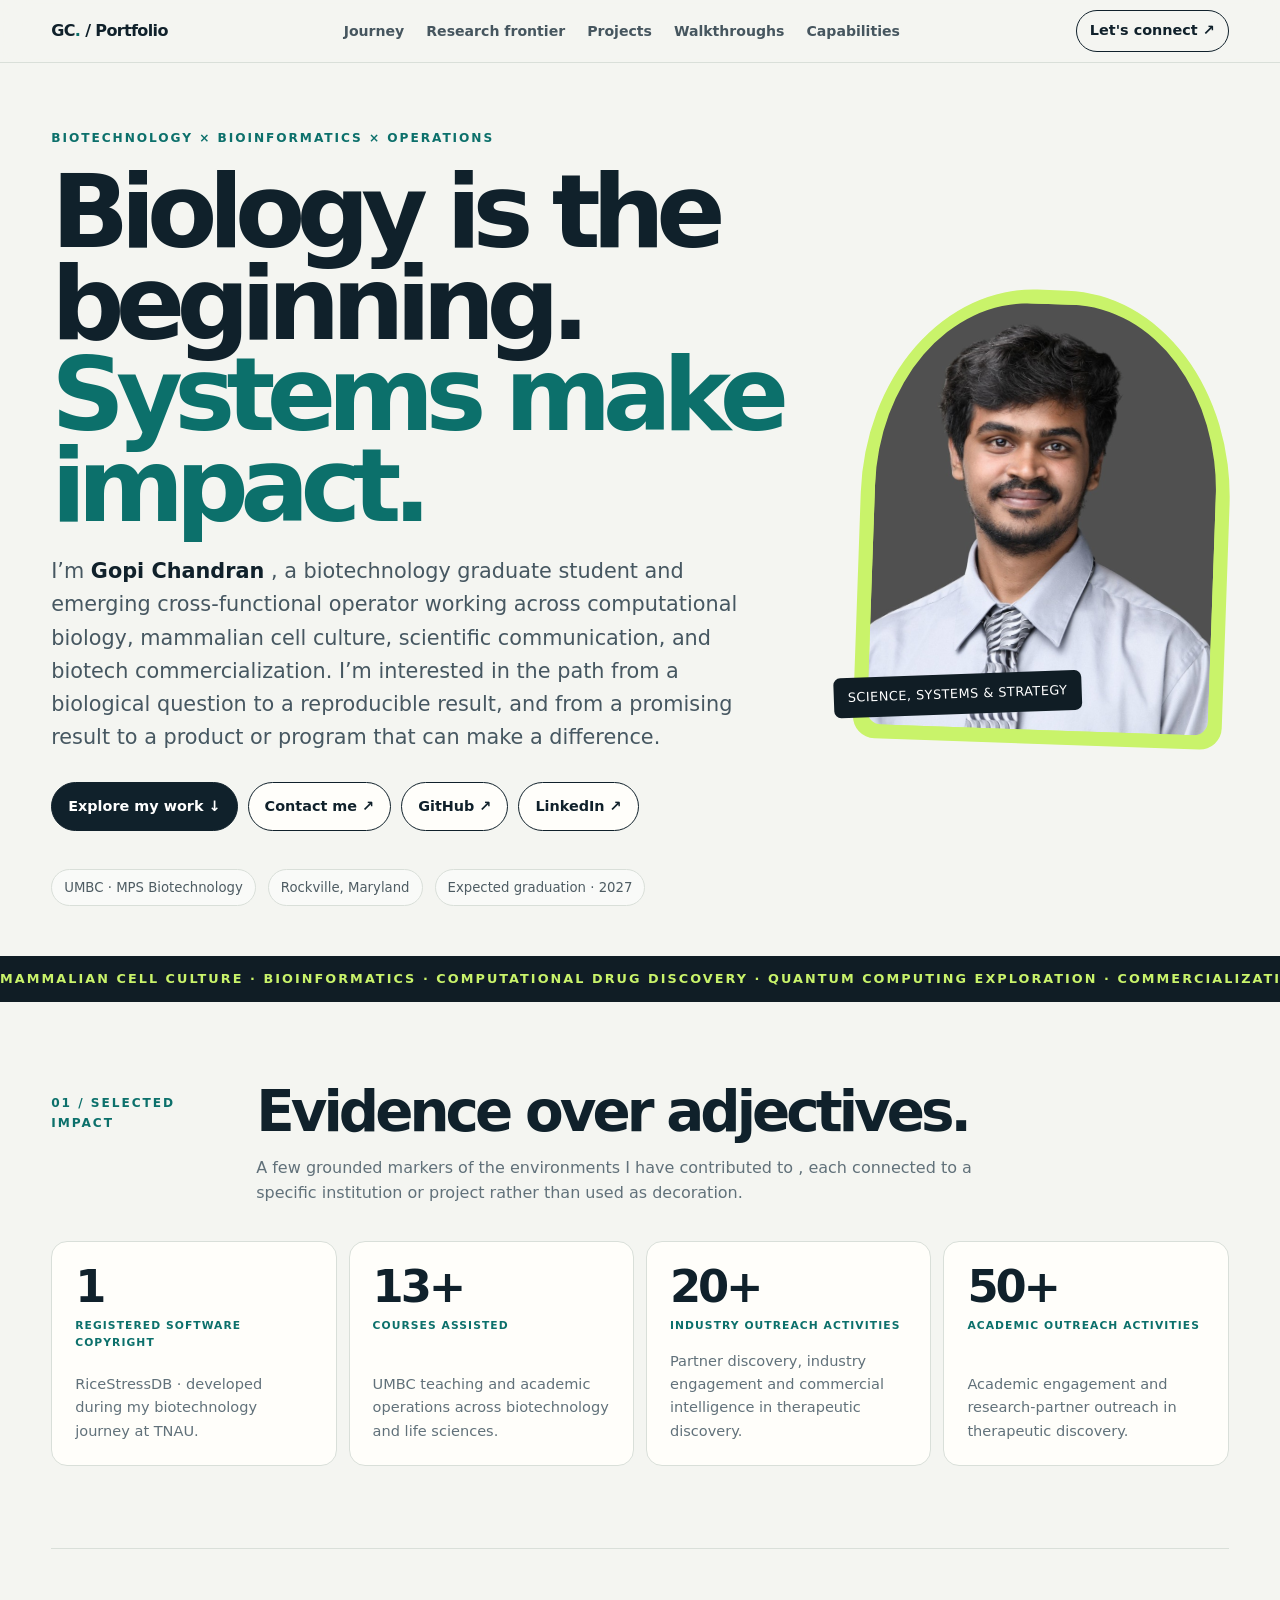
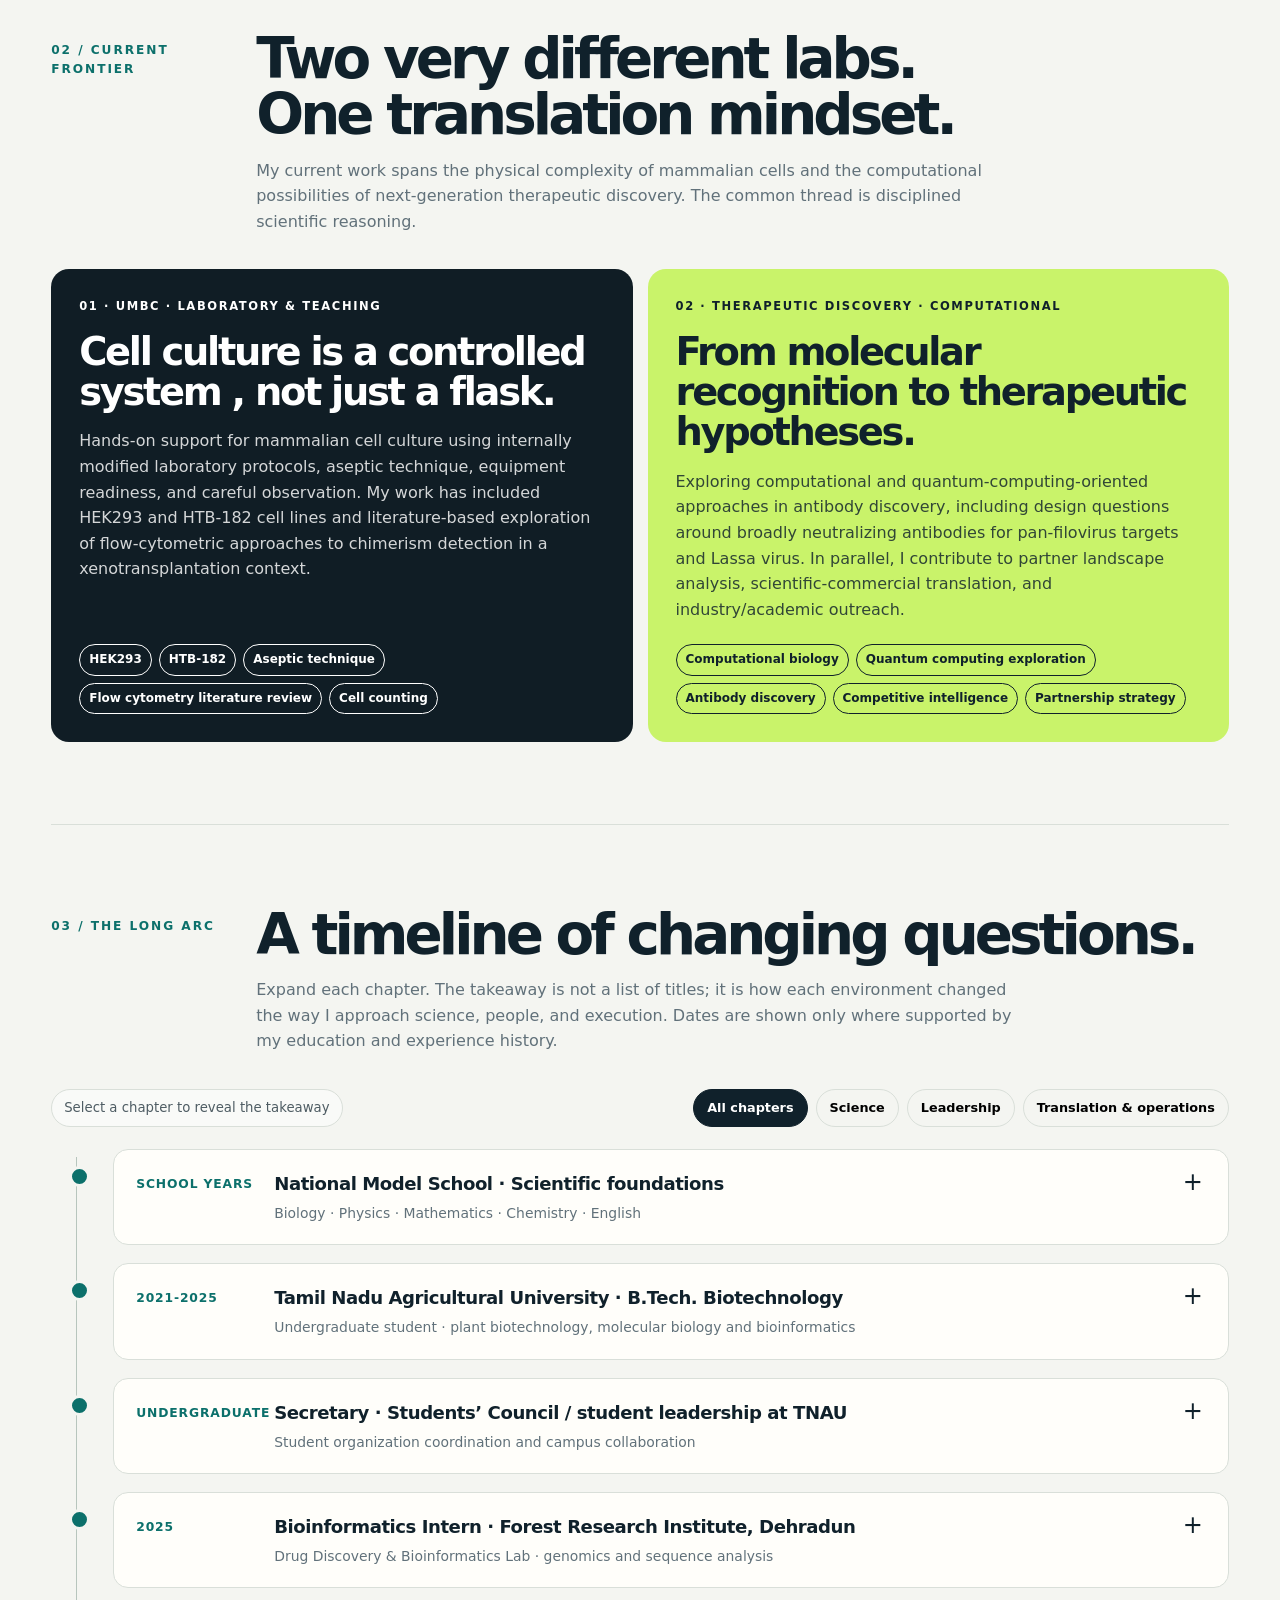
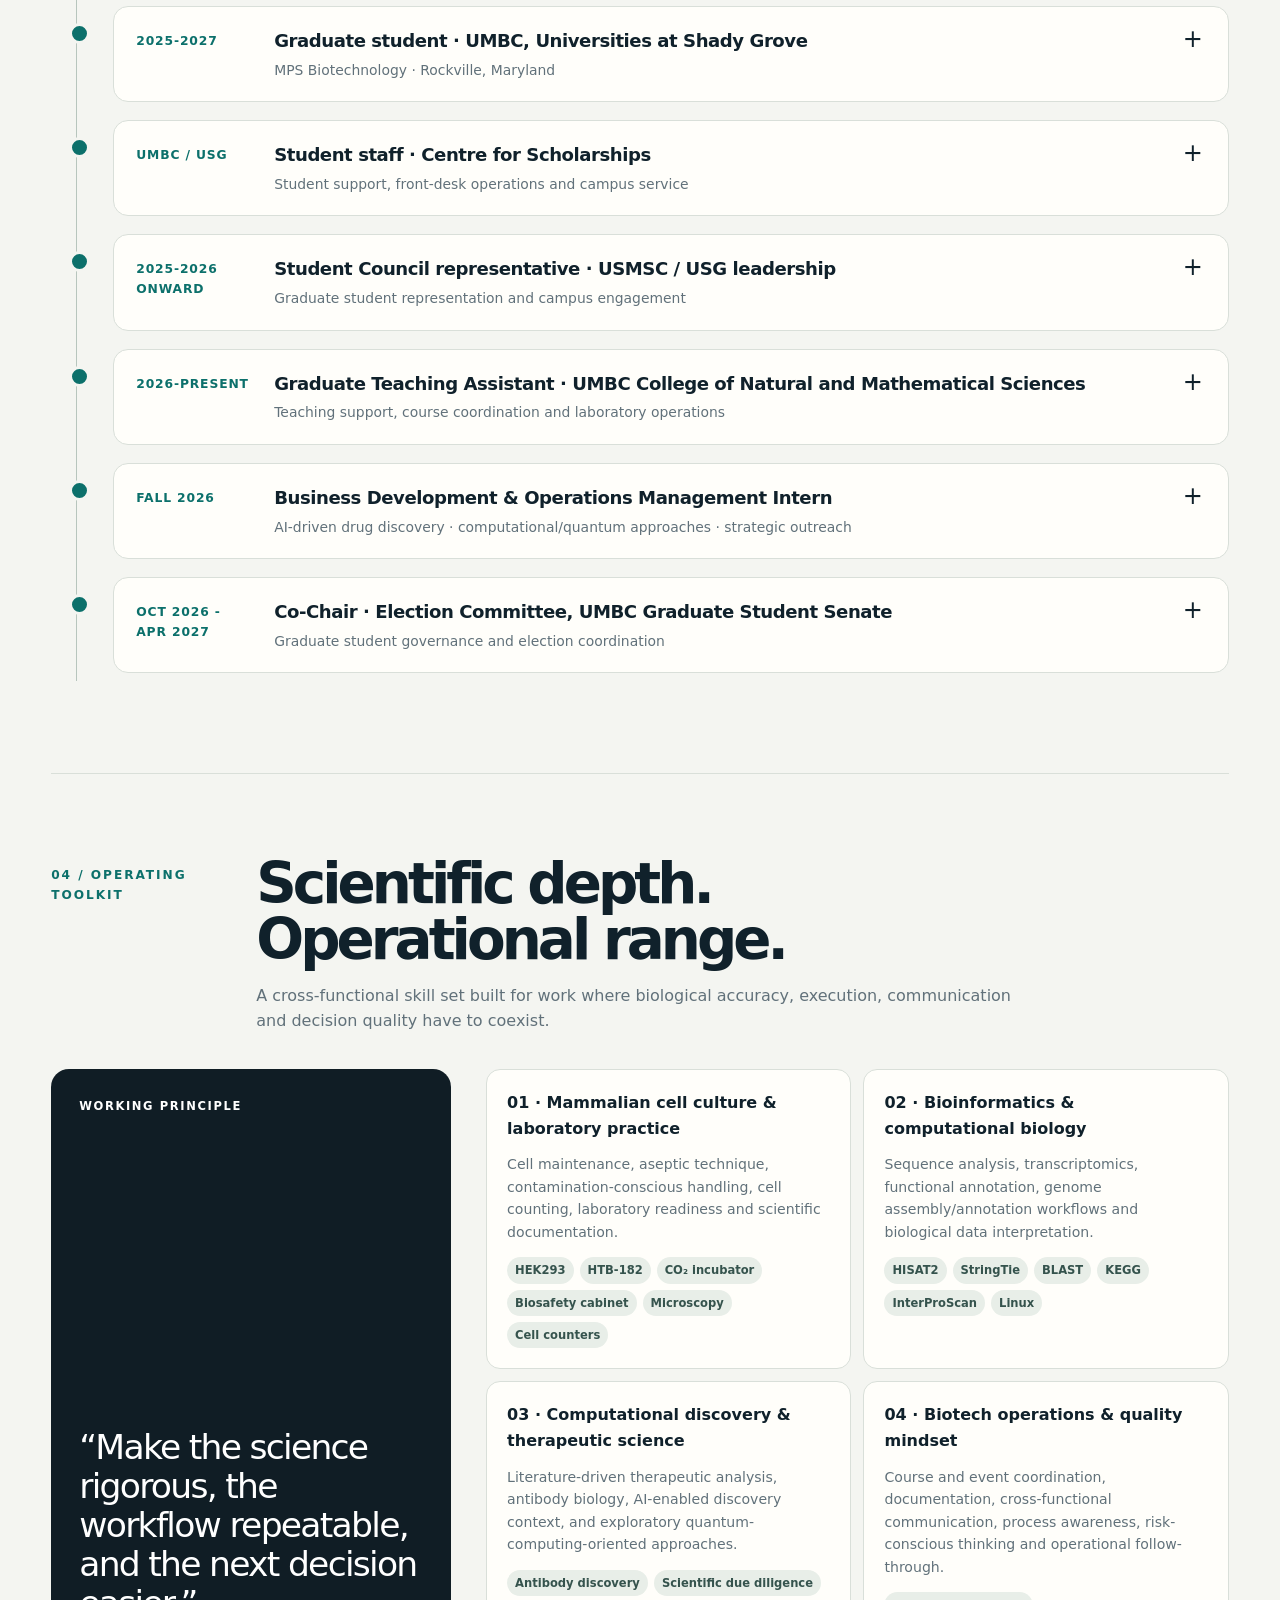
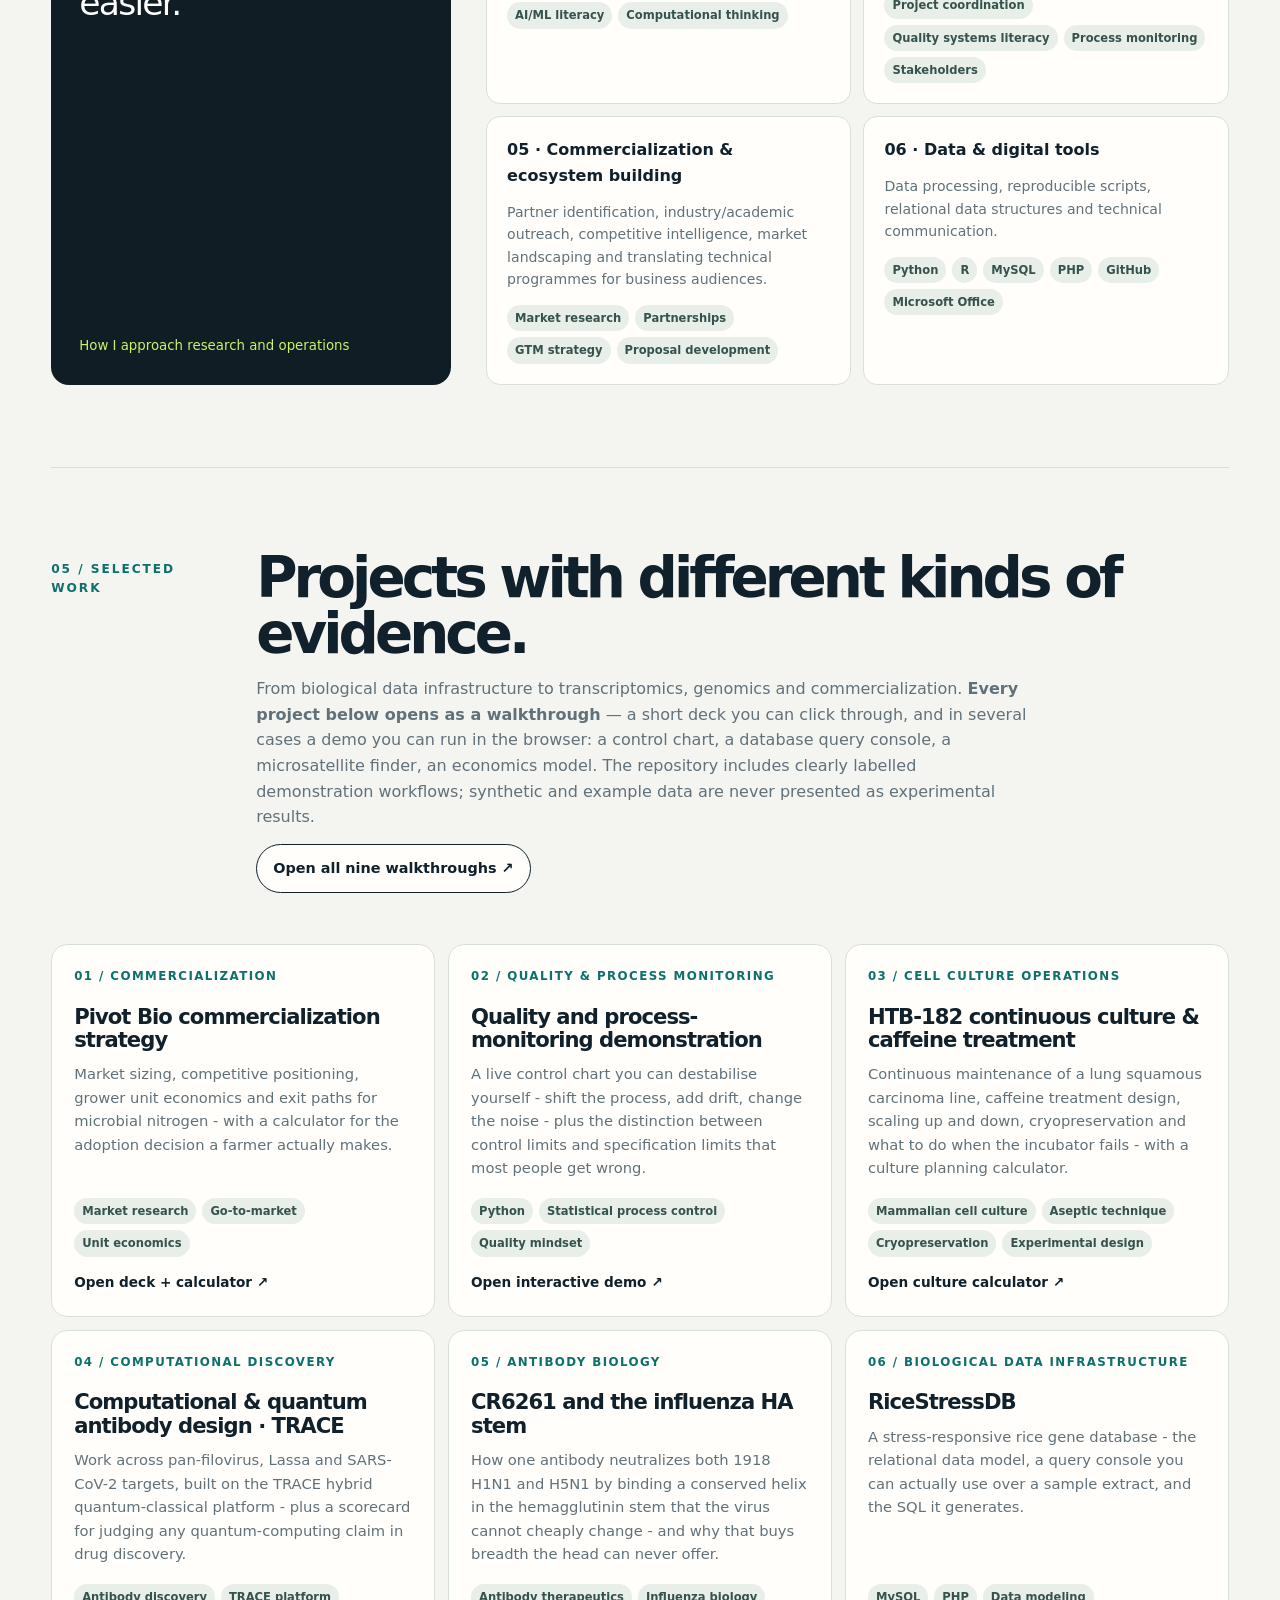
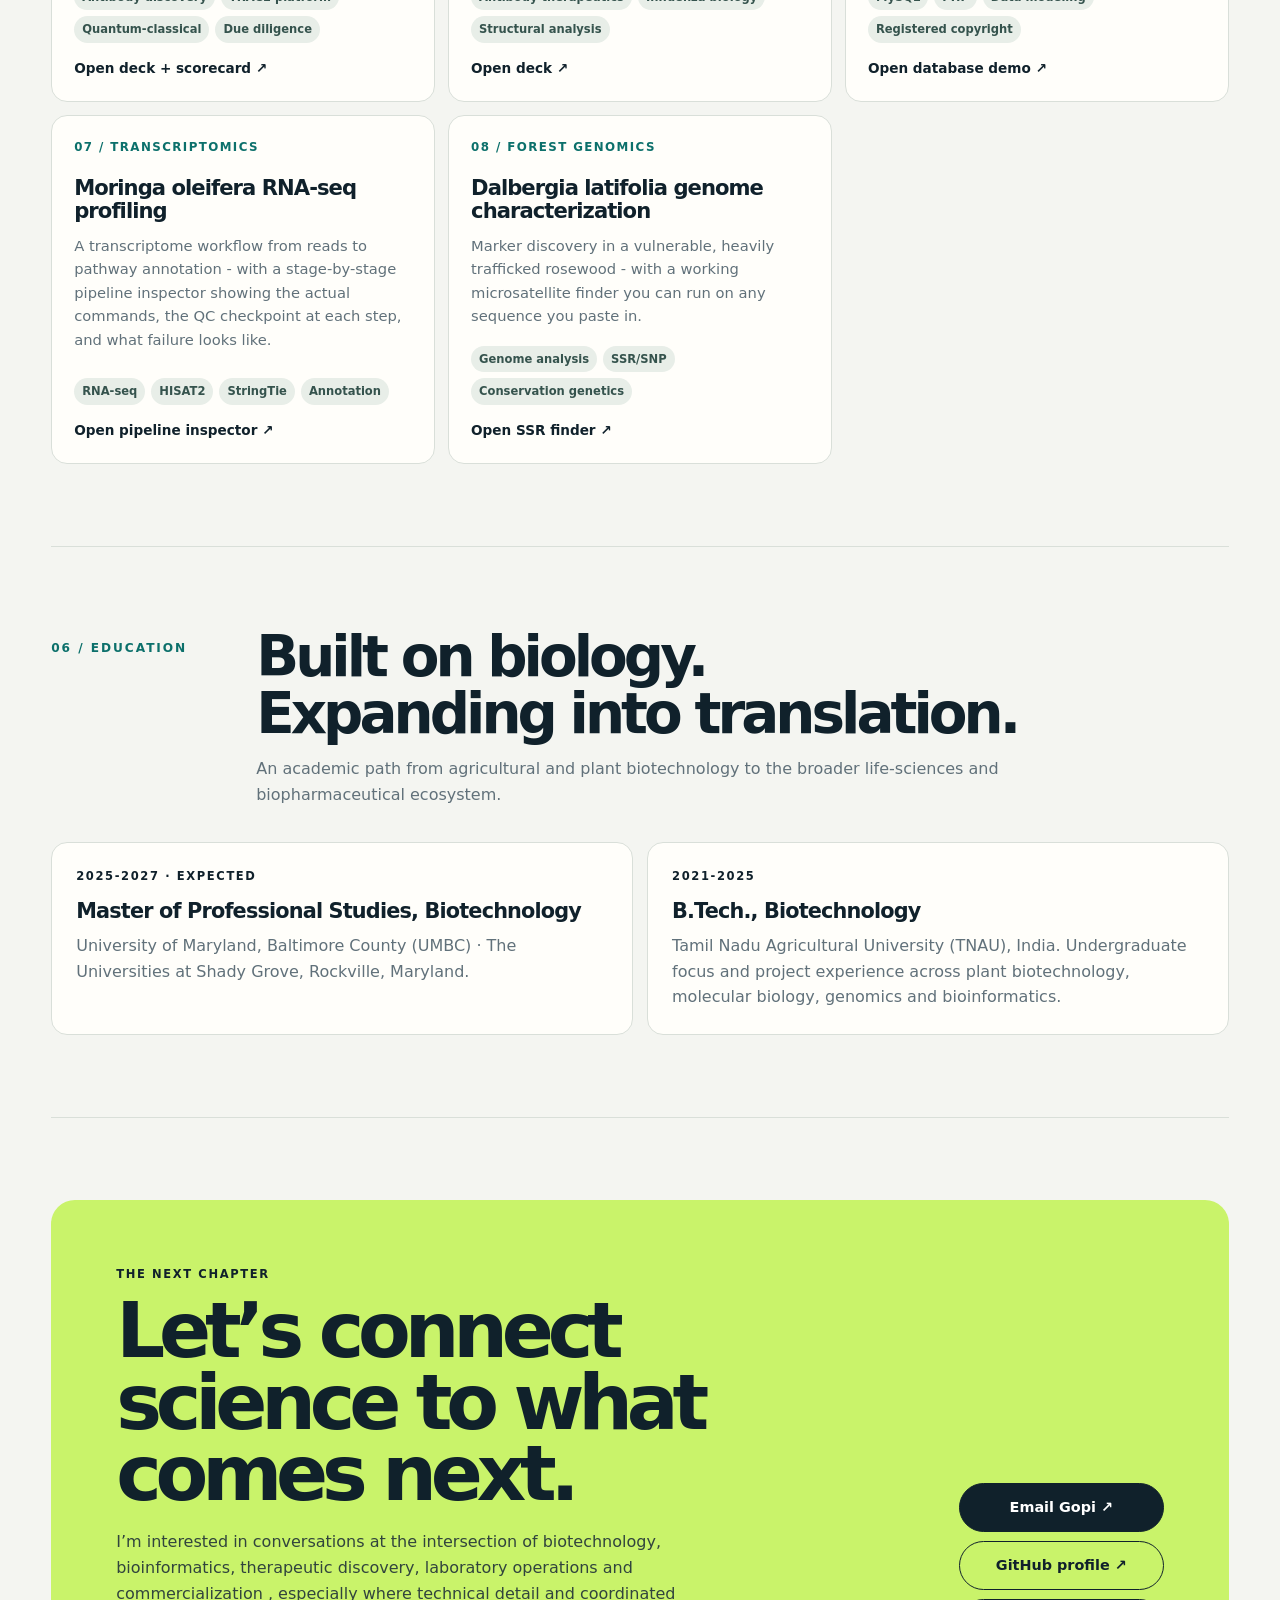
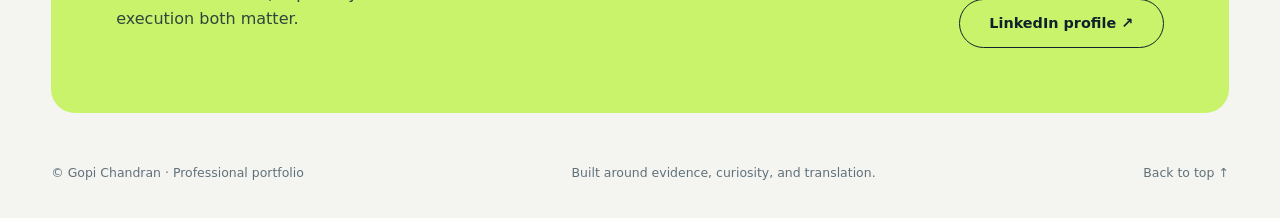
<file: index.html>
<!doctype html>
<html lang="en">
<head>
<meta charset="utf-8"><meta name="viewport" content="width=device-width, initial-scale=1">
<meta name="description" content="Gopi Chandran ,  biotechnology, computational biology, laboratory operations and biotech commercialization portfolio.">
<title>Gopi Chandran ,  Biology to Systems to Impact</title>
<style>
:root{--ink:#10212b;--muted:#61717a;--paper:#f4f5f1;--white:#fffefa;--line:#d9dfd9;--green:#c9f36a;--blue:#b7d8ff;--orange:#ff8e61;--dark:#101d25;--teal:#0c706b;--shadow:0 18px 55px #10212b12}*{box-sizing:border-box}html{scroll-behavior:smooth;scroll-padding-top:90px}body{margin:0;background:var(--paper);color:var(--ink);font:16px/1.6 Inter,ui-sans-serif,system-ui,-apple-system,"Segoe UI",sans-serif}a{color:inherit;text-decoration:none}a:hover{text-decoration:underline;text-underline-offset:4px}.wrap{width:min(1180px,92%);margin:auto}.topbar{position:sticky;top:0;z-index:20;background:#f4f5f1eF;backdrop-filter:blur(14px);border-bottom:1px solid var(--line)}.topinner{display:flex;justify-content:space-between;align-items:center;gap:20px;min-height:62px}.wordmark{font-weight:850;letter-spacing:-.04em}.wordmark span{color:var(--teal)}nav{display:flex;gap:22px;flex-wrap:wrap;font-size:.88rem;font-weight:650;color:#46565f}.hero{padding:66px 0 50px}.hero-grid{display:grid;grid-template-columns:minmax(0,1.35fr) minmax(260px,.65fr);gap:42px;align-items:center}.kicker,.section-index{font-size:.76rem;text-transform:uppercase;letter-spacing:.16em;font-weight:800;color:var(--teal)}h1{font-size:clamp(3.2rem,8vw,7.4rem);line-height:.89;letter-spacing:-.085em;margin:18px 0 24px;max-width:820px}h1 em{font-style:normal;color:var(--teal)}.hero-copy{max-width:730px;font-size:clamp(1.05rem,1.8vw,1.3rem);color:#465761}.hero-copy strong{color:var(--ink)}.hero-actions{display:flex;gap:10px;flex-wrap:wrap;margin:27px 0 0}.button{display:inline-flex;align-items:center;gap:9px;padding:12px 16px;border:1px solid var(--ink);border-radius:999px;font-weight:750;font-size:.9rem;transition:transform .2s,background .2s}.button:hover{transform:translateY(-2px);text-decoration:none}.button.primary{background:var(--ink);color:white}.button.light{background:var(--white)}.portrait-card{position:relative;padding:14px;background:var(--green);border-radius:46% 46% 22px 22px;transform:rotate(2deg);box--shadow:var(--shadow)}.portrait{display:block;width:100%;aspect-ratio:4/5;object-fit:cover;object-position:center 25%;border-radius:44% 44% 14px 14px;filter:saturate(.92)}.portrait-label{position:absolute;bottom:27px;left:-20px;background:var(--dark);color:white;padding:10px 14px;border-radius:7px;font-size:.8rem;letter-spacing:.04em;transform:rotate(-4deg)}.hero-foot{display:flex;gap:12px;flex-wrap:wrap;margin-top:38px}.pill{border:1px solid var(--line);padding:7px 12px;border-radius:999px;color:#4e5c63;font-size:.83rem;background:#ffffff80}.marquee{overflow:hidden;background:var(--dark);color:var(--green);padding:13px 0;white-space:nowrap;font-size:.8rem;text-transform:uppercase;letter-spacing:.16em;font-weight:800}.marquee span{display:inline-block;animation:drift 30s linear infinite}@keyframes drift{to{transform:translateX(-25%)}}section{padding:82px 0;border-bottom:1px solid var(--line)}.section-head{display:grid;grid-template-columns:180px 1fr;gap:25px;margin-bottom:35px}.section-index{padding-top:10px}.section-title{font-size:clamp(2rem,4.4vw,4.1rem);letter-spacing:-.07em;line-height:1;margin:0}.section-intro{max-width:780px;color:var(--muted);margin:14px 0 0}.stat-grid{display:grid;grid-template-columns:repeat(4,1fr);gap:12px}.stat{background:var(--white);border:1px solid var(--line);padding:23px;border-radius:16px;min-height:155px;display:flex;flex-direction:column;justify-content:space-between}.stat b{font-size:clamp(2rem,3.5vw,3.2rem);letter-spacing:-.07em;line-height:1}.stat p{margin:15px 0 0;color:var(--muted);font-size:.91rem}.stat small{display:block;color:var(--teal);font-weight:800;text-transform:uppercase;letter-spacing:.1em;font-size:.67rem;margin-top:7px}.feature{display:grid;grid-template-columns:1fr 1fr;gap:15px}.feature-card{padding:28px;border-radius:18px;min-height:300px;display:flex;flex-direction:column;justify-content:space-between;overflow:hidden}.feature-card.dark{background:var(--dark);color:white}.feature-card.lime{background:var(--green)}.feature-card.blue{background:var(--blue)}.feature-card.orange{background:var(--orange)}.feature-card h3{font-size:clamp(1.7rem,3vw,2.7rem);letter-spacing:-.06em;line-height:1.05;margin:16px 0}.feature-card p{max-width:560px;margin:0;color:inherit;opacity:.82}.mini-label{font-size:.72rem;text-transform:uppercase;letter-spacing:.14em;font-weight:850}.feature-bottom{display:flex;gap:7px;flex-wrap:wrap;margin-top:22px}.chip{border:1px solid currentColor;border-radius:99px;padding:5px 9px;font-size:.75rem;font-weight:700}.big-symbol{font-size:3.2rem;line-height:1}.timeline-tools{display:flex;justify-content:space-between;gap:15px;flex-wrap:wrap;align-items:center;margin-bottom:22px}.filterbar{display:flex;gap:8px;flex-wrap:wrap}.filter{border:1px solid var(--line);border-radius:99px;background:transparent;padding:8px 13px;font:inherit;font-size:.8rem;font-weight:750;cursor:pointer}.filter.active,.filter:hover{background:var(--ink);color:white;border-color:var(--ink)}.timeline{position:relative;margin-left:10px}.timeline:before{content:"";position:absolute;left:15px;top:8px;bottom:10px;width:1px;background:#b7c5bd}.event{position:relative;padding:0 0 18px 52px}.event:before{content:"";position:absolute;left:8px;top:17px;width:15px;height:15px;border:3px solid var(--paper);border-radius:50%;background:var(--teal);box--shadow:0 0 0 1px var(--teal)}.event[hidden]{display:none}.event details{border:1px solid var(--line);background:var(--white);border-radius:15px;overflow:hidden}.event summary{cursor:pointer;list-style:none;padding:20px 22px;display:grid;grid-template-columns:120px 1fr 26px;gap:18px;align-items:start}.event summary::-webkit-details-marker{display:none}.event summary:after{content:"+";font-size:1.5rem;line-height:1;font-weight:400;text-align:center}.event details[open] summary:after{content:"-"}.event-date{font-size:.77rem;font-weight:850;color:var(--teal);text-transform:uppercase;letter-spacing:.07em;padding-top:5px}.event h3{margin:0;font-size:1.13rem;letter-spacing:-.025em}.event .org{font-size:.87rem;color:var(--muted);margin-top:3px}.event-body{padding:0 22px 22px 160px;color:#4d5c63}.event-body p{margin:0 0 10px}.takeaway{border-left:3px solid var(--orange);padding:10px 14px;background:#fff3eb;color:var(--ink);font-size:.9rem}.projects{display:grid;grid-template-columns:repeat(3,minmax(0,1fr));gap:13px}.project{background:var(--white);border:1px solid var(--line);border-radius:16px;padding:22px;display:flex;flex-direction:column;min-height:275px;transition:transform .2s,box-shadow .2s}.project:hover{transform:translateY(-4px);box--shadow:var(--shadow)}.project .num{font-size:.74rem;color:var(--teal);font-weight:850;letter-spacing:.12em}.project h3{font-size:1.32rem;line-height:1.1;letter-spacing:-.045em;margin:19px 0 11px}.project p{color:var(--muted);font-size:.92rem;margin:0 0 18px}.project .tags{display:flex;gap:6px;flex-wrap:wrap;margin-top:auto}.tag{font-size:.72rem;padding:4px 8px;border-radius:99px;background:#e8eee8;color:#35534d;font-weight:750}.project a{font-size:.85rem;font-weight:800;margin-top:15px}.skill-layout{display:grid;grid-template-columns:.7fr 1.3fr;gap:35px}.skill-quote{background:var(--dark);color:white;border-radius:18px;padding:28px;display:flex;flex-direction:column;justify-content:space-between;min-height:340px}.skill-quote blockquote{margin:30px 0;font-size:clamp(1.5rem,2.7vw,2.3rem);line-height:1.13;letter-spacing:-.05em}.skill-quote small{color:var(--green)}.skill-groups{display:grid;grid-template-columns:1fr 1fr;gap:12px}.skill-group{padding:20px;background:var(--white);border:1px solid var(--line);border-radius:14px}.skill-group h3{margin:0 0 12px;font-size:1rem}.skill-group p{margin:0;color:var(--muted);font-size:.88rem}.skill-group .tags{display:flex;gap:6px;flex-wrap:wrap;margin-top:14px}.skill-group .tag{background:#e8eee8}.education{display:grid;grid-template-columns:1fr 1fr;gap:14px}.edu{background:var(--white);border:1px solid var(--line);border-radius:16px;padding:24px}.edu h3{margin:9px 0 5px;font-size:1.3rem;letter-spacing:-.04em}.edu p{margin:0;color:var(--muted)}.contact-panel{background:var(--green);border-radius:24px;padding:clamp(28px,6vw,65px);display:grid;grid-template-columns:1fr auto;gap:30px;align-items:end}.contact-panel h2{font-size:clamp(2.4rem,6vw,5.6rem);line-height:.93;letter-spacing:-.08em;margin:12px 0 20px;max-width:800px}.contact-panel p{max-width:640px;color:#31443d}.contact-links{display:flex;flex-direction:column;gap:9px;min-width:205px}.contact-links .button{justify-content:center}.fineprint{font-size:.78rem;color:var(--muted);padding:22px 0 35px;display:flex;justify-content:space-between;gap:15px;flex-wrap:wrap}.reveal{opacity:0;transform:translateY(16px);transition:opacity .6s,transform .6s}.reveal.visible{opacity:1;transform:none}.progress{position:fixed;top:0;left:0;height:3px;background:var(--orange);width:0;z-index:30}@media(max-width:850px){nav{display:none}.hero-grid,.skill-layout{grid-template-columns:1fr}.portrait-card{max-width:320px;grid-row:1;margin:0 auto 10px}.stat-grid{grid-template-columns:repeat(2,1fr)}.projects{grid-template-columns:repeat(2,1fr)}.section-head{grid-template-columns:1fr;gap:12px}.event summary{grid-template-columns:90px 1fr 20px;gap:12px}.event-body{padding-left:124px}.contact-panel{grid-template-columns:1fr}.contact-links{flex-direction:row;flex-wrap:wrap}.contact-links .button{flex:1}}@media(max-width:560px){.hero{padding-top:42px}.stat-grid,.feature,.projects,.skill-groups,.education{grid-template-columns:1fr}.stat{min-height:125px}.event summary{grid-template-columns:1fr 20px}.event-date{grid-column:1/-1}.event summary:after{grid-column:2;grid-row:2}.event-body{padding:0 20px 20px}.timeline{margin-left:0}.event{padding-left:39px}.event:before{left:2px}.timeline:before{left:9px}.feature-card{min-height:250px}.fineprint{display:block}}
</style>
</head>
<body>
<div class="progress" id="progress"></div>
<div class="topbar"><div class="wrap topinner"><a class="wordmark" href="#top">GC<span>.</span> / Portfolio</a><nav aria-label="Main navigation"><a href="#story">Journey</a><a href="#frontier">Research frontier</a><a href="#projects">Projects</a><a href="./projects/index.html">Walkthroughs</a><a href="#capabilities">Capabilities</a></nav><a href="https://www.linkedin.com/in/gopichandran03/" target="_blank" rel="noopener noreferrer" class="button" style="padding:8px 13px">Let's connect ↗</a></div></div>
<header class="hero" id="top"><div class="wrap hero-grid"><div><div class="kicker">Biotechnology × Bioinformatics × Operations</div><h1>Biology is the<br>beginning.<br><em>Systems make impact.</em></h1><p class="hero-copy">I’m <strong>Gopi Chandran</strong> ,  a biotechnology graduate student and emerging cross-functional operator working across computational biology, mammalian cell culture, scientific communication, and biotech commercialization. I’m interested in the path from a biological question to a reproducible result, and from a promising result to a product or program that can make a difference.</p><div class="hero-actions"><a class="button primary" href="#projects">Explore my work ↓</a><a class="button light" href="mailto:gopic2@umbc.edu">Contact me ↗</a><a class="button light" href="https://github.com/gopichandran03" target="_blank" rel="noopener">GitHub ↗</a><a class="button light" href="https://www.linkedin.com/in/gopichandran03/" target="_blank" rel="noopener">LinkedIn ↗</a></div><div class="hero-foot"><span class="pill">UMBC · MPS Biotechnology</span><span class="pill">Rockville, Maryland</span><span class="pill">Expected graduation · 2027</span></div></div><div class="portrait-card"><img class="portrait" src="./assets/gopi-chandran-professional.jpg" alt="Professional portrait of Gopi Chandran"><div class="portrait-label">SCIENCE, SYSTEMS & STRATEGY</div></div></div></header>
<div class="marquee"><span>Mammalian Cell Culture · Bioinformatics · Computational Drug Discovery · Quantum Computing Exploration · Commercialization · Project Operations · Scientific Communication · &nbsp; Mammalian Cell Culture · Bioinformatics · Computational Drug Discovery · Quantum Computing Exploration · Commercialization · Project Operations · Scientific Communication · &nbsp;</span></div>
<main class="wrap">
<section id="impact" class="reveal"><div class="section-head"><div class="section-index">01 / Selected impact</div><div><h2 class="section-title">Evidence over adjectives.</h2><p class="section-intro">A few grounded markers of the environments I have contributed to ,  each connected to a specific institution or project rather than used as decoration.</p></div></div><div class="stat-grid"><article class="stat"><div><b>1</b><small>Registered software copyright</small></div><p>RiceStressDB · developed during my biotechnology journey at TNAU.</p></article><article class="stat"><div><b>13+</b><small>Courses assisted</small></div><p>UMBC teaching and academic operations across biotechnology and life sciences.</p></article><article class="stat"><div><b>20+</b><small>Industry outreach activities</small></div><p>Partner discovery, industry engagement and commercial intelligence in therapeutic discovery.</p></article><article class="stat"><div><b>50+</b><small>Academic outreach activities</small></div><p>Academic engagement and research-partner outreach in therapeutic discovery.</p></article></div></section>
<section id="frontier" class="reveal"><div class="section-head"><div class="section-index">02 / Current frontier</div><div><h2 class="section-title">Two very different labs.<br>One translation mindset.</h2><p class="section-intro">My current work spans the physical complexity of mammalian cells and the computational possibilities of next-generation therapeutic discovery. The common thread is disciplined scientific reasoning.</p></div></div><div class="feature"><article class="feature-card dark"><div><div class="mini-label">01 · UMBC · Laboratory & teaching</div><h3>Cell culture is a controlled system ,  not just a flask.</h3><p>Hands-on support for mammalian cell culture using internally modified laboratory protocols, aseptic technique, equipment readiness, and careful observation. My work has included HEK293 and HTB-182 cell lines and literature-based exploration of flow-cytometric approaches to chimerism detection in a xenotransplantation context.</p></div><div class="feature-bottom"><span class="chip">HEK293</span><span class="chip">HTB-182</span><span class="chip">Aseptic technique</span><span class="chip">Flow cytometry literature review</span><span class="chip">Cell counting</span></div></article><article class="feature-card lime"><div><div class="mini-label">02 · Therapeutic discovery · Computational</div><h3>From molecular recognition to therapeutic hypotheses.</h3><p>Exploring computational and quantum-computing-oriented approaches in antibody discovery, including design questions around broadly neutralizing antibodies for pan-filovirus targets and Lassa virus. In parallel, I contribute to partner landscape analysis, scientific-commercial translation, and industry/academic outreach.</p></div><div class="feature-bottom"><span class="chip">Computational biology</span><span class="chip">Quantum computing exploration</span><span class="chip">Antibody discovery</span><span class="chip">Competitive intelligence</span><span class="chip">Partnership strategy</span></div></article></div></section>
<section id="story" class="reveal"><div class="section-head"><div class="section-index">03 / The long arc</div><div><h2 class="section-title">A timeline of changing questions.</h2><p class="section-intro">Expand each chapter. The takeaway is not a list of titles; it is how each environment changed the way I approach science, people, and execution. Dates are shown only where supported by my education and experience history.</p></div></div><div class="timeline-tools"><span class="pill">Select a chapter to reveal the takeaway</span><div class="filterbar" role="group" aria-label="Filter timeline"><button class="filter active" data-filter="all">All chapters</button><button class="filter" data-filter="science">Science</button><button class="filter" data-filter="leadership">Leadership</button><button class="filter" data-filter="translation">Translation & operations</button></div></div><div class="timeline">
<article class="event" data-category="science"><details><summary><div class="event-date">School years</div><div><h3>National Model School · Scientific foundations</h3><div class="org">Biology · Physics · Mathematics · Chemistry · English</div></div></summary><div class="event-body"><p>Studying life sciences alongside mathematics and physical sciences gave me an early habit of connecting systems: living processes, quantitative reasoning, and the language needed to explain both.</p><div class="takeaway"><strong>Takeaway:</strong> Biology tells me what is happening; mathematics and physics help me ask how and why.</div></div></details></article>
<article class="event" data-category="science"><details><summary><div class="event-date">2021-2025</div><div><h3>Tamil Nadu Agricultural University · B.Tech. Biotechnology</h3><div class="org">Undergraduate student · plant biotechnology, molecular biology and bioinformatics</div></div></summary><div class="event-body"><p>Built a foundation across biotechnology and agricultural research, with project work spanning stress-responsive rice genes, plant transformation, transcriptomics, comparative genomics, and biological data management.</p><div class="takeaway"><strong>Takeaway:</strong> Research becomes more useful when experimental biology and data architecture are designed to inform one another.</div></div></details></article>
<article class="event" data-category="leadership"><details><summary><div class="event-date">Undergraduate</div><div><h3>Secretary · Students’ Council / student leadership at TNAU</h3><div class="org">Student organization coordination and campus collaboration</div></div></summary><div class="event-body"><p>Worked with peers and campus stakeholders to coordinate student activities, communication, and shared responsibilities. Leadership became a practical exercise in reliability, coordination, and follow-through.</p><div class="takeaway"><strong>Takeaway:</strong> Good coordination is a system: clear ownership, timely communication, and dependable execution.</div></div></details></article>

<article class="event" data-category="science"><details><summary><div class="event-date">2025</div><div><h3>Bioinformatics Intern · Forest Research Institute, Dehradun</h3><div class="org">Drug Discovery & Bioinformatics Lab · genomics and sequence analysis</div></div></summary><div class="event-body"><p>Worked on forest genomics and sequence-analysis workflows, including de novo assembly and gene prediction for <em>Dalbergia latifolia</em>, alongside comparative genomics interests. Tools across this research journey include Linux-based workflows, sequence alignment, assembly evaluation, annotation, and marker analysis.</p><div class="takeaway"><strong>Takeaway:</strong> Large biological datasets become interpretable only when each computational step is reproducible and biologically grounded.</div></div></details></article>
<article class="event" data-category="science"><details><summary><div class="event-date">2025-2027</div><div><h3>Graduate student · UMBC, Universities at Shady Grove</h3><div class="org">MPS Biotechnology · Rockville, Maryland</div></div></summary><div class="event-body"><p>Expanded from plant-focused biotechnology into a broader biopharmaceutical setting, with exposure to biotechnology product quality, regulatory thinking, experimental design, project management, mammalian cell culture, and therapeutic development.</p><div class="takeaway"><strong>Takeaway:</strong> The same scientific rigor must travel across modalities ,  from plant genomes to cell systems to therapeutic products.</div></div></details></article>
<article class="event" data-category="leadership translation"><details><summary><div class="event-date">UMBC / USG</div><div><h3>Student staff · Centre for Scholarships</h3><div class="org">Student support, front-desk operations and campus service</div></div></summary><div class="event-body"><p>Supported scholarship-centre operations and student-facing initiatives, including snack bags, Manna markets, mobile markets, and events. This role brought service delivery, logistics, and operational consistency into my daily work.</p><div class="takeaway"><strong>Takeaway:</strong> Operations matter most when they make a real service easier to access.</div></div></details></article>
<article class="event" data-category="leadership translation"><details><summary><div class="event-date">2025-2026 onward</div><div><h3>Student Council representative · USMSC / USG leadership</h3><div class="org">Graduate student representation and campus engagement</div></div></summary><div class="event-body"><p>Contributed to student representation and communication between graduate students and university stakeholders, alongside involvement in the University System of Maryland student community. These roles sharpened my ability to surface concerns, communicate clearly, and work across institutional boundaries.</p><div class="takeaway"><strong>Takeaway:</strong> Stakeholder management starts with listening accurately before proposing a solution.</div></div></details></article>
<article class="event" data-category="science leadership"><details><summary><div class="event-date">2026-present</div><div><h3>Graduate Teaching Assistant · UMBC College of Natural and Mathematical Sciences</h3><div class="org">Teaching support, course coordination and laboratory operations</div></div></summary><div class="event-body"><p>Support teaching and course delivery across biotechnology and life-science programmes, including coordination of sessions and guest speakers. Laboratory work includes HEK293 and HTB-182 culture support using internally modified protocols, CO₂ incubators, biosafety cabinets, microscopy, manual and automated cell counters, PPE, and contamination-conscious aseptic practices. I have also supported literature review and preliminary investigation of flow-cytometry approaches for chimerism detection in a xenotransplantation project.</p><div class="takeaway"><strong>Takeaway:</strong> Teaching and lab support both depend on making complex work understandable, prepared, and repeatable.</div></div></details></article>
<article class="event" data-category="translation"><details><summary><div class="event-date">Fall 2026</div><div><h3>Business Development & Operations Management Intern</h3><div class="org">AI-driven drug discovery · computational/quantum approaches · strategic outreach</div></div></summary><div class="event-body"><p>Work at the interface of computational therapeutic discovery and business operations. Focus areas include exploring quantum-computing-oriented approaches for broadly neutralizing antibody design targeting pan-filovirus families and Lassa virus; evaluating potential industry and academic partners; conducting competitive and market landscape research; supporting scientific-commercial due diligence; and translating technical programmes into partnership, proposal, and commercialization narratives.</p><p>Outreach activity includes more than 20 industry outreach activities and 50+ academic outreach activities, alongside partner evaluation and market intelligence. Specific research claims and confidential technical details are intentionally not disclosed here.</p><div class="takeaway"><strong>Takeaway:</strong> The value of emerging technology depends not only on scientific promise, but also on partner fit, feasibility, and a credible path to impact.</div></div></details></article>
<article class="event" data-category="leadership translation"><details><summary><div class="event-date">Oct 2026 - Apr 2027</div><div><h3>Co-Chair · Election Committee, UMBC Graduate Student Senate</h3><div class="org">Graduate student governance and election coordination</div></div></summary><div class="event-body"><p>Support the planning and coordination of graduate student senate election activities, with attention to clear communication, transparent processes, timelines, and participation.</p><div class="takeaway"><strong>Takeaway:</strong> Trust in a process is built through transparency, consistency, and accessible communication.</div></div></details></article>
</div></section>
<section id="capabilities" class="reveal"><div class="section-head"><div class="section-index">04 / Operating toolkit</div><div><h2 class="section-title">Scientific depth.<br>Operational range.</h2><p class="section-intro">A cross-functional skill set built for work where biological accuracy, execution, communication and decision quality have to coexist.</p></div></div><div class="skill-layout"><aside class="skill-quote"><div class="mini-label">Working principle</div><blockquote>“Make the science rigorous, the workflow repeatable, and the next decision easier.”</blockquote><small>How I approach research and operations</small></aside><div class="skill-groups"><article class="skill-group"><h3>01 · Mammalian cell culture & laboratory practice</h3><p>Cell maintenance, aseptic technique, contamination-conscious handling, cell counting, laboratory readiness and scientific documentation.</p><div class="tags"><span class="tag">HEK293</span><span class="tag">HTB-182</span><span class="tag">CO₂ incubator</span><span class="tag">Biosafety cabinet</span><span class="tag">Microscopy</span><span class="tag">Cell counters</span></div></article><article class="skill-group"><h3>02 · Bioinformatics & computational biology</h3><p>Sequence analysis, transcriptomics, functional annotation, genome assembly/annotation workflows and biological data interpretation.</p><div class="tags"><span class="tag">HISAT2</span><span class="tag">StringTie</span><span class="tag">BLAST</span><span class="tag">KEGG</span><span class="tag">InterProScan</span><span class="tag">Linux</span></div></article><article class="skill-group"><h3>03 · Computational discovery & therapeutic science</h3><p>Literature-driven therapeutic analysis, antibody biology, AI-enabled discovery context, and exploratory quantum-computing-oriented approaches.</p><div class="tags"><span class="tag">Antibody discovery</span><span class="tag">Scientific due diligence</span><span class="tag">AI/ML literacy</span><span class="tag">Computational thinking</span></div></article><article class="skill-group"><h3>04 · Biotech operations & quality mindset</h3><p>Course and event coordination, documentation, cross-functional communication, process awareness, risk-conscious thinking and operational follow-through.</p><div class="tags"><span class="tag">Project coordination</span><span class="tag">Quality systems literacy</span><span class="tag">Process monitoring</span><span class="tag">Stakeholders</span></div></article><article class="skill-group"><h3>05 · Commercialization & ecosystem building</h3><p>Partner identification, industry/academic outreach, competitive intelligence, market landscaping and translating technical programmes for business audiences.</p><div class="tags"><span class="tag">Market research</span><span class="tag">Partnerships</span><span class="tag">GTM strategy</span><span class="tag">Proposal development</span></div></article><article class="skill-group"><h3>06 · Data & digital tools</h3><p>Data processing, reproducible scripts, relational data structures and technical communication.</p><div class="tags"><span class="tag">Python</span><span class="tag">R</span><span class="tag">MySQL</span><span class="tag">PHP</span><span class="tag">GitHub</span><span class="tag">Microsoft Office</span></div></article></div></div></section>

<section id="projects" class="reveal"><div class="section-head"><div class="section-index">05 / Selected work</div><div><h2 class="section-title">Projects with different kinds of evidence.</h2><p class="section-intro">From biological data infrastructure to transcriptomics, genomics and commercialization. <strong>Every project below opens as a walkthrough</strong> &mdash; a short deck you can click through, and in several cases a demo you can run in the browser: a control chart, a database query console, a microsatellite finder, an economics model. The repository includes clearly labelled demonstration workflows; synthetic and example data are never presented as experimental results.</p><p style="margin-top:14px"><a class="button light" href="./projects/index.html">Open all nine walkthroughs &nearr;</a></p></div></div><div class="projects">
<!-- PROJECT_CARDS:START -->
<article class="project"><div class="num">01 / COMMERCIALIZATION</div><h3>Pivot Bio commercialization strategy</h3><p>Market sizing, competitive positioning, grower unit economics and exit paths for microbial nitrogen - with a calculator for the adoption decision a farmer actually makes.</p><div class="tags"><span class="tag">Market research</span><span class="tag">Go-to-market</span><span class="tag">Unit economics</span></div><a href="./projects/pivot-bio/index.html">Open deck + calculator &nearr;</a></article>
<article class="project"><div class="num">02 / QUALITY & PROCESS MONITORING</div><h3>Quality and process-monitoring demonstration</h3><p>A live control chart you can destabilise yourself - shift the process, add drift, change the noise - plus the distinction between control limits and specification limits that most people get wrong.</p><div class="tags"><span class="tag">Python</span><span class="tag">Statistical process control</span><span class="tag">Quality mindset</span></div><a href="./projects/process-monitoring/index.html">Open interactive demo &nearr;</a></article>
<article class="project"><div class="num">03 / CELL CULTURE OPERATIONS</div><h3>HTB-182 continuous culture &amp; caffeine treatment</h3><p>Continuous maintenance of a lung squamous carcinoma line, caffeine treatment design, scaling up and down, cryopreservation and what to do when the incubator fails - with a culture planning calculator.</p><div class="tags"><span class="tag">Mammalian cell culture</span><span class="tag">Aseptic technique</span><span class="tag">Cryopreservation</span><span class="tag">Experimental design</span></div><a href="./projects/htb182-cell-culture/index.html">Open culture calculator &nearr;</a></article>
<article class="project"><div class="num">04 / COMPUTATIONAL DISCOVERY</div><h3>Computational &amp; quantum antibody design · TRACE</h3><p>Work across pan-filovirus, Lassa and SARS-CoV-2 targets, built on the TRACE hybrid quantum-classical platform - plus a scorecard for judging any quantum-computing claim in drug discovery.</p><div class="tags"><span class="tag">Antibody discovery</span><span class="tag">TRACE platform</span><span class="tag">Quantum-classical</span><span class="tag">Due diligence</span></div><a href="./projects/computational-antibody/index.html">Open deck + scorecard &nearr;</a></article>
<article class="project"><div class="num">05 / ANTIBODY BIOLOGY</div><h3>CR6261 and the influenza HA stem</h3><p>How one antibody neutralizes both 1918 H1N1 and H5N1 by binding a conserved helix in the hemagglutinin stem that the virus cannot cheaply change - and why that buys breadth the head can never offer.</p><div class="tags"><span class="tag">Antibody therapeutics</span><span class="tag">Influenza biology</span><span class="tag">Structural analysis</span></div><a href="./projects/cr6261-influenza/index.html">Open deck &nearr;</a></article>
<article class="project"><div class="num">06 / BIOLOGICAL DATA INFRASTRUCTURE</div><h3>RiceStressDB</h3><p>A stress-responsive rice gene database - the relational data model, a query console you can actually use over a sample extract, and the SQL it generates.</p><div class="tags"><span class="tag">MySQL</span><span class="tag">PHP</span><span class="tag">Data modeling</span><span class="tag">Registered copyright</span></div><a href="./projects/ricestressdb/index.html">Open database demo &nearr;</a></article>
<article class="project"><div class="num">07 / TRANSCRIPTOMICS</div><h3>Moringa oleifera RNA-seq profiling</h3><p>A transcriptome workflow from reads to pathway annotation - with a stage-by-stage pipeline inspector showing the actual commands, the QC checkpoint at each step, and what failure looks like.</p><div class="tags"><span class="tag">RNA-seq</span><span class="tag">HISAT2</span><span class="tag">StringTie</span><span class="tag">Annotation</span></div><a href="./projects/moringa-rnaseq/index.html">Open pipeline inspector &nearr;</a></article>
<article class="project"><div class="num">08 / FOREST GENOMICS</div><h3>Dalbergia latifolia genome characterization</h3><p>Marker discovery in a vulnerable, heavily trafficked rosewood - with a working microsatellite finder you can run on any sequence you paste in.</p><div class="tags"><span class="tag">Genome analysis</span><span class="tag">SSR/SNP</span><span class="tag">Conservation genetics</span></div><a href="./projects/dalbergia-genomics/index.html">Open SSR finder &nearr;</a></article>
<!-- PROJECT_CARDS:END -->
</div></section>
<section id="education" class="reveal"><div class="section-head"><div class="section-index">06 / Education</div><div><h2 class="section-title">Built on biology.<br>Expanding into translation.</h2><p class="section-intro">An academic path from agricultural and plant biotechnology to the broader life-sciences and biopharmaceutical ecosystem.</p></div></div><div class="education"><article class="edu"><div class="mini-label">2025-2027 · Expected</div><h3>Master of Professional Studies, Biotechnology</h3><p>University of Maryland, Baltimore County (UMBC) · The Universities at Shady Grove, Rockville, Maryland.</p></article><article class="edu"><div class="mini-label">2021-2025</div><h3>B.Tech., Biotechnology</h3><p>Tamil Nadu Agricultural University (TNAU), India. Undergraduate focus and project experience across plant biotechnology, molecular biology, genomics and bioinformatics.</p></article></div></section>
<section id="contact" class="reveal" style="border-bottom:0;padding-bottom:28px"><div class="contact-panel"><div><div class="mini-label">The next chapter</div><h2>Let’s connect science to what comes next.</h2><p>I’m interested in conversations at the intersection of biotechnology, bioinformatics, therapeutic discovery, laboratory operations and commercialization ,  especially where technical detail and coordinated execution both matter.</p></div><div class="contact-links"><a class="button primary" href="mailto:gopic2@umbc.edu">Email Gopi ↗</a><a class="button" href="https://github.com/gopichandran03" target="_blank" rel="noopener">GitHub profile ↗</a><a class="button" href="https://www.linkedin.com/in/gopichandran03/" target="_blank" rel="noopener">LinkedIn profile ↗</a></div></div></section>
</main><footer class="wrap fineprint"><span>© Gopi Chandran · Professional portfolio</span><span>Built around evidence, curiosity, and translation.</span><span><a href="#top">Back to top ↑</a></span></footer>
<script>
// Timeline filters: filter by broad chapter while keeping the full chronology available.
const filterButtons=[...document.querySelectorAll('.filter')];const events=[...document.querySelectorAll('.event')];filterButtons.forEach(btn=>btn.addEventListener('click',()=>{filterButtons.forEach(b=>b.classList.toggle('active',b===btn));const f=btn.dataset.filter;events.forEach(e=>{e.hidden=f!=='all'&&!e.dataset.category.split(' ').includes(f)})}));
// Scroll progress and subtle reveal animation.
const progress=document.getElementById('progress');function updateProgress(){const max=document.documentElement.scrollHeight-innerHeight;progress.style.width=(max>0?scrollY/max*100:0)+'%'}addEventListener('scroll',updateProgress,{passive:true});updateProgress();if('IntersectionObserver'in window){const io=new IntersectionObserver(entries=>entries.forEach(e=>{if(e.isIntersecting){e.target.classList.add('visible');io.unobserve(e.target)}}),{threshold:.08});document.querySelectorAll('.reveal').forEach(el=>io.observe(el))}else{document.querySelectorAll('.reveal').forEach(el=>el.classList.add('visible'))}
</script>
</body></html>
</file>
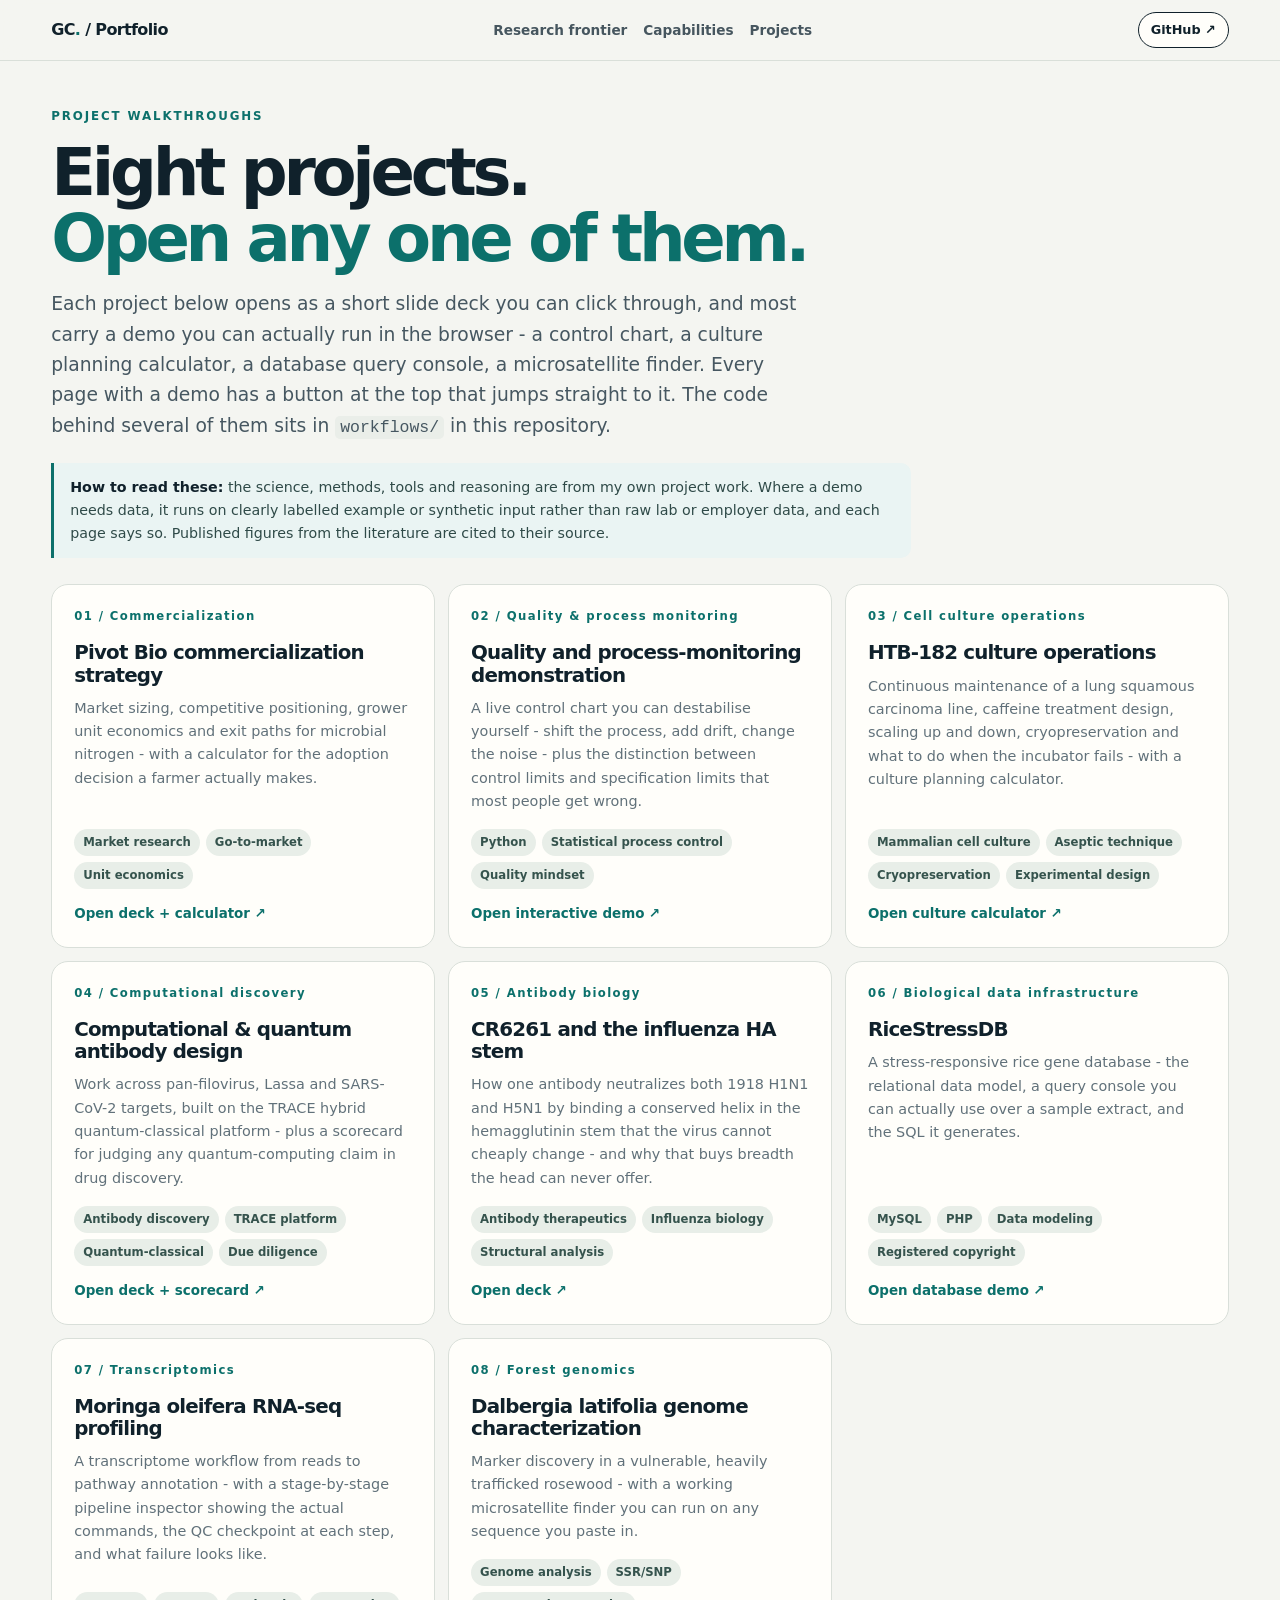
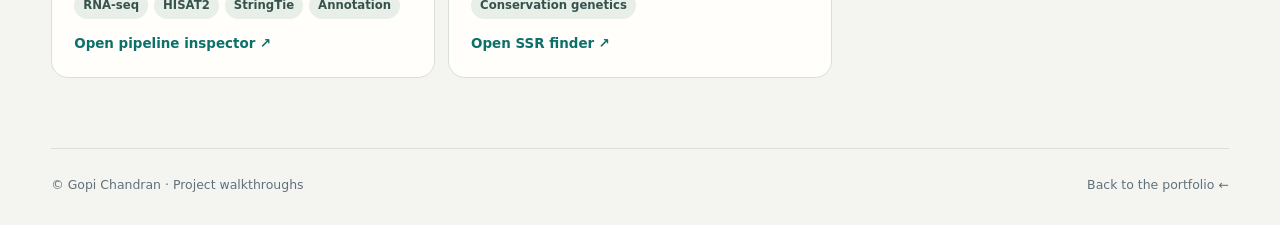
<file: projects/index.html>
<!doctype html>
<html lang="en">
<head>
<meta charset="utf-8">
<meta name="viewport" content="width=device-width, initial-scale=1">
<title>Project walkthroughs · Gopi Chandran</title>
<meta name="description" content="Nine project walkthroughs - slide decks and runnable demos across bioinformatics, antibody biology, biological databases, cell culture quality and biotech commercialization.">
<link rel="stylesheet" href="../assets/css/deck.css">
</head>
<body>
<div class="topbar"><div class="wrap topinner">
  <a class="wordmark" href="../index.html">GC<span>.</span> / Portfolio</a>
  <nav class="topnav" aria-label="Main navigation">
    <a href="../index.html#frontier">Research frontier</a>
    <a href="../index.html#capabilities">Capabilities</a>
    <a href="../index.html#projects">Projects</a>
  </nav>
  <a class="button sm light" href="https://github.com/gopichandran03" target="_blank" rel="noopener">GitHub &nearr;</a>
</div></div>

<header class="phero"><div class="wrap">
  <div class="kicker">Project walkthroughs</div>
  <h1>Eight projects.<br><em>Open any one of them.</em></h1>
  <p class="phero-sub">Each project below opens as a short slide deck you can click through, and most carry a demo you can actually run in the browser - a control chart, a culture planning calculator, a database query console, a microsatellite finder. Every page with a demo has a button at the top that jumps straight to it. The code behind several of them sits in <code>workflows/</code> in this repository.</p>
  <div class="note neutral"><strong>How to read these:</strong> the science, methods, tools and reasoning are from my own project work. Where a demo needs data, it runs on clearly labelled example or synthetic input rather than raw lab or employer data, and each page says so. Published figures from the literature are cited to their source.</div>
</div></header>

<main class="wrap" style="padding-bottom:70px">
  <div class="pgrid">
    <a class="pcard" href="pivot-bio/index.html">
      <div class="num">01 / Commercialization</div>
      <h3>Pivot Bio commercialization strategy</h3>
      <p>Market sizing, competitive positioning, grower unit economics and exit paths for microbial nitrogen - with a calculator for the adoption decision a farmer actually makes.</p>
      <div class="tags"><span class="tag">Market research</span><span class="tag">Go-to-market</span><span class="tag">Unit economics</span></div>
      <div class="go">Open deck + calculator &nearr;</div>
    </a>

    <a class="pcard" href="process-monitoring/index.html">
      <div class="num">02 / Quality & process monitoring</div>
      <h3>Quality and process-monitoring demonstration</h3>
      <p>A live control chart you can destabilise yourself - shift the process, add drift, change the noise - plus the distinction between control limits and specification limits that most people get wrong.</p>
      <div class="tags"><span class="tag">Python</span><span class="tag">Statistical process control</span><span class="tag">Quality mindset</span></div>
      <div class="go">Open interactive demo &nearr;</div>
    </a>

    <a class="pcard" href="htb182-cell-culture/index.html">
      <div class="num">03 / Cell culture operations</div>
      <h3>HTB-182 culture operations</h3>
      <p>Continuous maintenance of a lung squamous carcinoma line, caffeine treatment design, scaling up and down, cryopreservation and what to do when the incubator fails - with a culture planning calculator.</p>
      <div class="tags"><span class="tag">Mammalian cell culture</span><span class="tag">Aseptic technique</span><span class="tag">Cryopreservation</span><span class="tag">Experimental design</span></div>
      <div class="go">Open culture calculator &nearr;</div>
    </a>

    <a class="pcard" href="computational-antibody/index.html">
      <div class="num">04 / Computational discovery</div>
      <h3>Computational & quantum antibody design</h3>
      <p>Work across pan-filovirus, Lassa and SARS-CoV-2 targets, built on the TRACE hybrid quantum-classical platform - plus a scorecard for judging any quantum-computing claim in drug discovery.</p>
      <div class="tags"><span class="tag">Antibody discovery</span><span class="tag">TRACE platform</span><span class="tag">Quantum-classical</span><span class="tag">Due diligence</span></div>
      <div class="go">Open deck + scorecard &nearr;</div>
    </a>

    <a class="pcard" href="cr6261-influenza/index.html">
      <div class="num">05 / Antibody biology</div>
      <h3>CR6261 and the influenza HA stem</h3>
      <p>How one antibody neutralizes both 1918 H1N1 and H5N1 by binding a conserved helix in the hemagglutinin stem that the virus cannot cheaply change - and why that buys breadth the head can never offer.</p>
      <div class="tags"><span class="tag">Antibody therapeutics</span><span class="tag">Influenza biology</span><span class="tag">Structural analysis</span></div>
      <div class="go">Open deck &nearr;</div>
    </a>

    <a class="pcard" href="ricestressdb/index.html">
      <div class="num">06 / Biological data infrastructure</div>
      <h3>RiceStressDB</h3>
      <p>A stress-responsive rice gene database - the relational data model, a query console you can actually use over a sample extract, and the SQL it generates.</p>
      <div class="tags"><span class="tag">MySQL</span><span class="tag">PHP</span><span class="tag">Data modeling</span><span class="tag">Registered copyright</span></div>
      <div class="go">Open database demo &nearr;</div>
    </a>

    <a class="pcard" href="moringa-rnaseq/index.html">
      <div class="num">07 / Transcriptomics</div>
      <h3>Moringa oleifera RNA-seq profiling</h3>
      <p>A transcriptome workflow from reads to pathway annotation - with a stage-by-stage pipeline inspector showing the actual commands, the QC checkpoint at each step, and what failure looks like.</p>
      <div class="tags"><span class="tag">RNA-seq</span><span class="tag">HISAT2</span><span class="tag">StringTie</span><span class="tag">Annotation</span></div>
      <div class="go">Open pipeline inspector &nearr;</div>
    </a>

    <a class="pcard" href="dalbergia-genomics/index.html">
      <div class="num">08 / Forest genomics</div>
      <h3>Dalbergia latifolia genome characterization</h3>
      <p>Marker discovery in a vulnerable, heavily trafficked rosewood - with a working microsatellite finder you can run on any sequence you paste in.</p>
      <div class="tags"><span class="tag">Genome analysis</span><span class="tag">SSR/SNP</span><span class="tag">Conservation genetics</span></div>
      <div class="go">Open SSR finder &nearr;</div>
    </a>

  </div>
</main>

<footer>
  <div class="wrap fineprint" style="padding-top:26px;border-top:1px solid var(--line)">
    <span>© Gopi Chandran · Project walkthroughs</span>
    <span><a href="../index.html">Back to the portfolio &larr;</a></span>
  </div>
</footer>
</body></html>
</file>
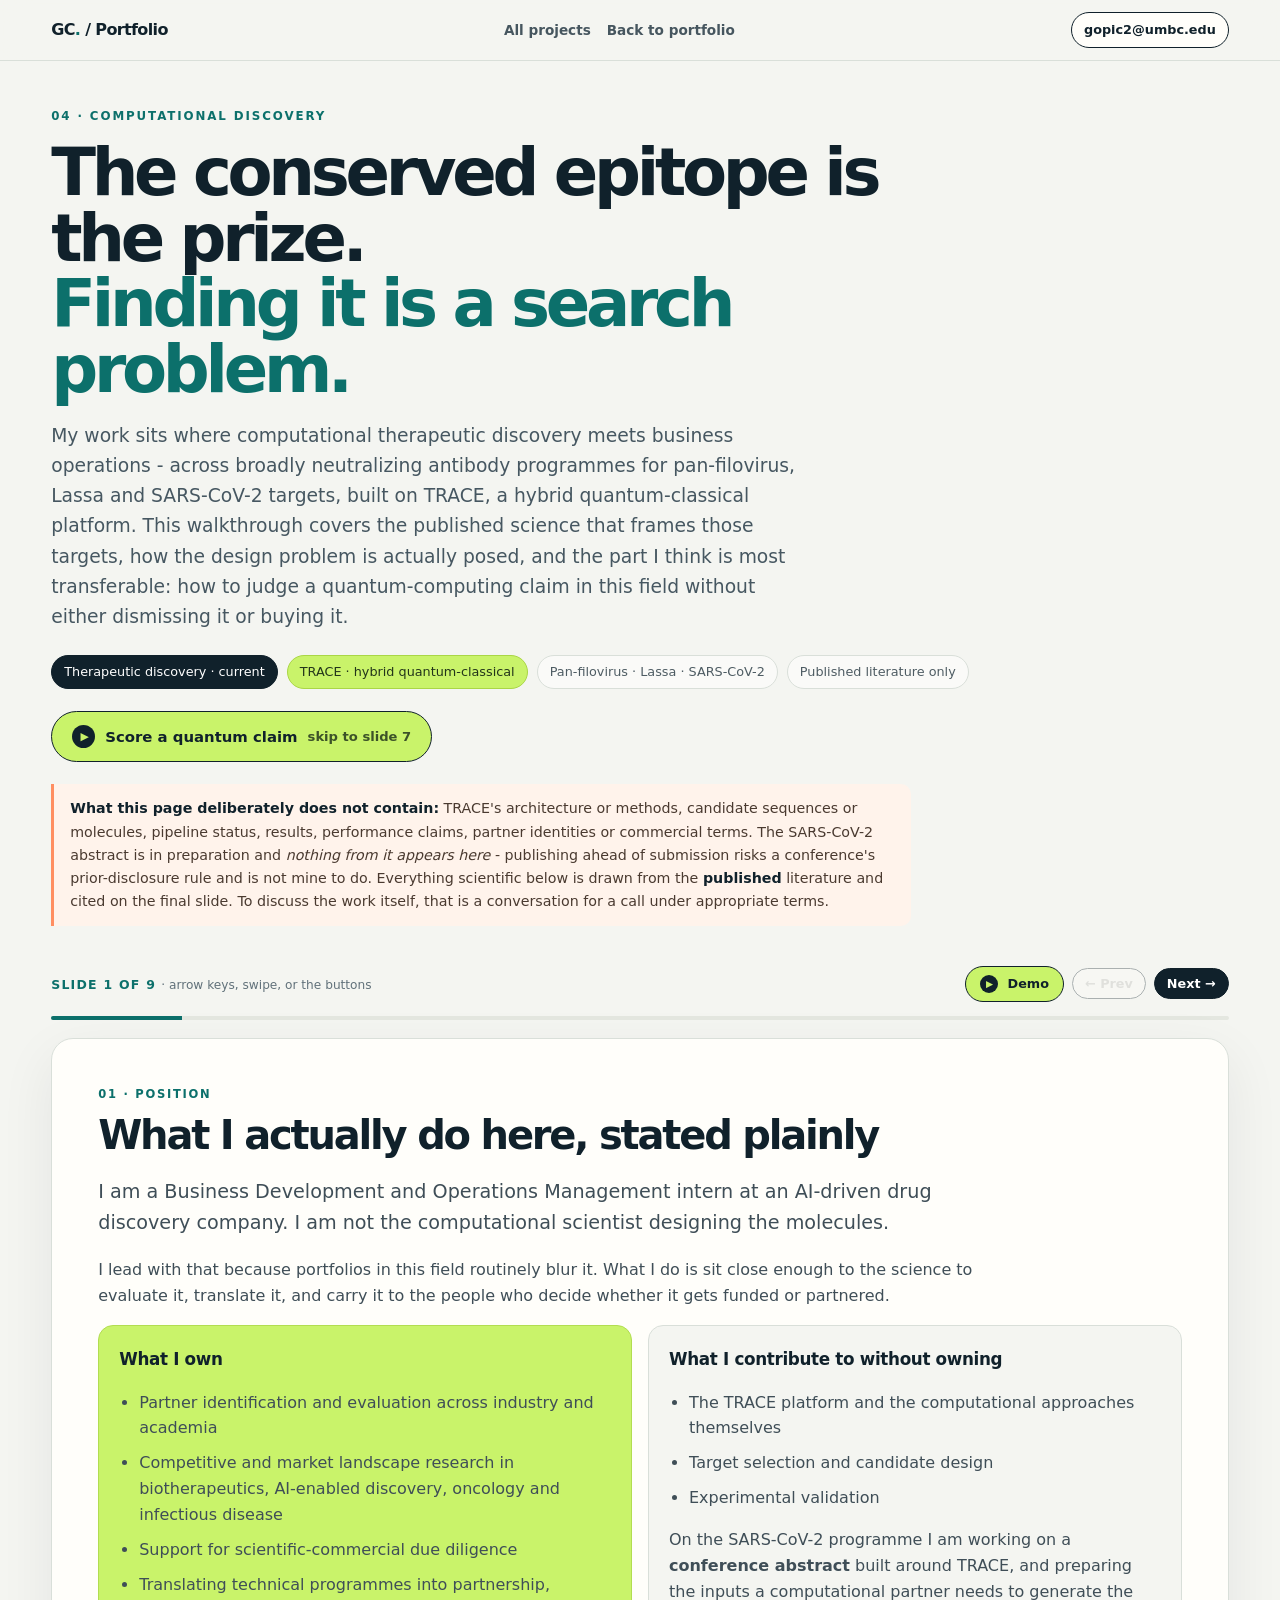
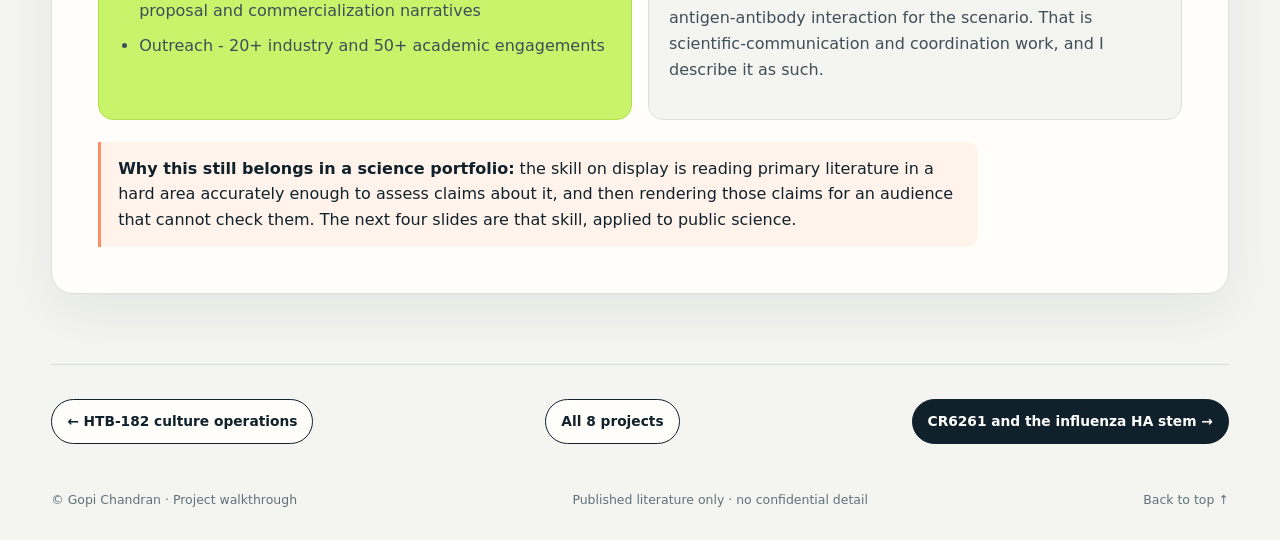
<file: projects/computational-antibody/index.html>
<!doctype html>
<html lang="en">
<head>
<meta charset="utf-8">
<meta name="viewport" content="width=device-width, initial-scale=1">
<title>Computational & quantum antibody design · Gopi Chandran</title>
<meta name="description" content="Computational and quantum-oriented antibody design: pan-filovirus, Lassa and SARS-CoV-2 programmes, the TRACE hybrid quantum-classical platform, and a framework for evaluating quantum claims in drug discovery.">
<link rel="stylesheet" href="../../assets/css/deck.css">
</head>
<body>
<div class="topbar"><div class="wrap topinner">
  <a class="wordmark" href="../../index.html">GC<span>.</span> / Portfolio</a>
  <nav class="topnav" aria-label="Project navigation">
    <a href="../index.html">All projects</a>
    <a href="../../index.html#projects">Back to portfolio</a>
    
  </nav>
  <a class="button sm light" href="mailto:gopic2@umbc.edu">gopic2@umbc.edu</a>
</div></div>

<header class="phero"><div class="wrap">
  <div class="kicker">04 · Computational discovery</div>
  <h1>The conserved epitope is the prize.<br><em>Finding it is a search problem.</em></h1>
  <p class="phero-sub">My work sits where computational therapeutic discovery meets business operations - across broadly neutralizing antibody programmes for pan-filovirus, Lassa and SARS-CoV-2 targets, built on TRACE, a hybrid quantum-classical platform. This walkthrough covers the published science that frames those targets, how the design problem is actually posed, and the part I think is most transferable: how to judge a quantum-computing claim in this field without either dismissing it or buying it.</p>
  <div class="meta-row"><span class="pill solid">Therapeutic discovery · current</span><span class="pill accent">TRACE · hybrid quantum-classical</span><span class="pill">Pan-filovirus · Lassa · SARS-CoV-2</span><span class="pill">Published literature only</span></div>
  <button class="demo-jump" data-deck-goto="7"><span class="play" aria-hidden="true">&#9654;</span> Score a quantum claim<small>skip to slide 7</small></button>
  <div class="note"><strong>What this page deliberately does not contain:</strong> TRACE's architecture or methods, candidate sequences or molecules, pipeline status, results, performance claims, partner identities or commercial terms. The SARS-CoV-2 abstract is in preparation and <em>nothing from it appears here</em> - publishing ahead of submission risks a conference's prior-disclosure rule and is not mine to do. Everything scientific below is drawn from the <strong>published</strong> literature and cited on the final slide. To discuss the work itself, that is a conversation for a call under appropriate terms.</div>
</div></header>

<main class="wrap deck-shell">
  <div class="deck-bar">
    <div>
      <span class="deck-counter" data-deck-counter>Slide 1 of 9</span>
      <span class="deck-hint"> · arrow keys, swipe, or the buttons</span>
    </div>
    <div class="deck-controls">
      <button class="demo-jump" data-deck-goto="7"><span class="play" aria-hidden="true">&#9654;</span> Demo</button>
      <button class="button sm light" data-deck-prev aria-label="Previous slide">&larr; Prev</button>
      <button class="button sm primary" data-deck-next aria-label="Next slide">Next &rarr;</button>
    </div>
  </div>
  <div class="deck-track"><i data-deck-bar></i></div>
  <div data-deck>
    <section class="slide" aria-label="What I actually do here, stated plainly">
      <div class="slide-eyebrow">01 · Position</div>
      <h2>What I actually do here, stated plainly</h2>
      <p class="lede">I am a Business Development and Operations Management intern at an AI-driven drug discovery company. I am not the computational scientist designing the molecules.</p>
      <p>I lead with that because portfolios in this field routinely blur it. What I do is sit close enough to the science to evaluate it, translate it, and carry it to the people who decide whether it gets funded or partnered.</p>
      <div class="cols">
        <div class="panel lime">
          <h3>What I own</h3>
          <ul>
            <li>Partner identification and evaluation across industry and academia</li>
            <li>Competitive and market landscape research in biotherapeutics, AI-enabled discovery, oncology and infectious disease</li>
            <li>Support for scientific-commercial due diligence</li>
            <li>Translating technical programmes into partnership, proposal and commercialization narratives</li>
            <li>Outreach - 20+ industry and 50+ academic engagements</li>
          </ul>
        </div>
        <div class="panel">
          <h3>What I contribute to without owning</h3>
          <ul>
            <li>The TRACE platform and the computational approaches themselves</li>
            <li>Target selection and candidate design</li>
            <li>Experimental validation</li>
          </ul>
          <p style="margin-top:12px">On the SARS-CoV-2 programme I am working on a <strong>conference abstract</strong> built around TRACE, and preparing the inputs a computational partner needs to generate the antigen-antibody interaction for the scenario. That is scientific-communication and coordination work, and I describe it as such.</p>
        </div>
      </div>
      <div class="takeaway"><strong>Why this still belongs in a science portfolio:</strong> the skill on display is reading primary literature in a hard area accurately enough to assess claims about it, and then rendering those claims for an audience that cannot check them. The next four slides are that skill, applied to public science.</div>
    </section>

    <section class="slide" aria-label="Three target families, one strategy">
      <div class="slide-eyebrow">02 · The programmes</div>
      <h2>Three target families, one strategy</h2>
      <p>The programmes I support differ in virus and in urgency, but they ask the same question: where on this pathogen's surface is a site that <em>cannot cheaply change</em>, and can an antibody be found or designed to bind it?</p>
      <div class="cols three">
        <div class="panel sand">
          <h3>Pan-filovirus</h3>
          <p>Ebola, Marburg and relatives. Two monoclonal antibody therapies are approved for <em>Zaire ebolavirus</em> specifically; efficacy against other species in the <em>Ebolavirus</em> and <em>Marburgvirus</em> genera has not been established. "Pan-filovirus" is the goal of closing that gap.</p>
        </div>
        <div class="panel blue">
          <h3>Lassa virus</h3>
          <p>100,000-300,000 estimated infections annually in West Africa, no licensed vaccine, limited treatment. The glycoprotein target is unstable, glycan-shielded and sequence-diverse across lineages.</p>
        </div>
        <div class="panel">
          <h3>SARS-CoV-2</h3>
          <p>The target where antigenic escape has been demonstrated at the largest scale, in real time, against deployed therapeutics. Slide 4 is what that escape actually did to the mAb class.</p>
        </div>
      </div>
      <h3 style="margin-top:26px">TRACE</h3>
      <p>The computational work runs on <strong>TRACE</strong>, a hybrid quantum-classical platform for antibody discovery. I am naming the platform and its general class because that is what a reader needs to understand the shape of the work. I am not describing its architecture, its methods or its output, and the SARS-CoV-2 abstract that applies it is still in preparation.</p>
      <div class="note neutral" style="margin-top:18px"><strong>On the word "hybrid":</strong> it is the load-bearing word, and slide 6 explains why. A hybrid quantum-classical design means classical computation does the physics and the scoring while a quantum or quantum-inspired solver attacks a well-isolated combinatorial sub-problem. That is a specific and checkable engineering claim, and a very different claim from "quantum computing designs the antibody."</div>
    </section>

    <section class="slide" aria-label="Why these are hard targets">
      <div class="slide-eyebrow">03 · Filoviruses & Lassa</div>
      <h2>Why these are hard targets</h2>
      <p>Both are viral haemorrhagic fever agents, both with a single surface glycoprotein as the neutralization target, and both with the same structural problem: the parts of that glycoprotein the immune system sees easily are the parts that vary.</p>
      <div class="cols">
        <div class="panel sand">
          <h3>Filoviruses</h3>
          <p>A three-antibody cocktail was approved in October 2020 and a single antibody in December 2020, both targeting the viral glycoprotein, both for <em>Zaire ebolavirus</em>. Efficacy for other species in the <em>Ebolavirus</em> and <em>Marburgvirus</em> genera <strong>has not been established</strong> - an explicit limitation in the approved labelling, not an oversight.</p>
        </div>
        <div class="panel blue">
          <h3>Lassa virus</h3>
          <p>An Old World arenavirus. The glycoprotein complex trimer is unstable when expressed in soluble form, heavily glycosylated and therefore poorly immunogenic, and sequence-diverse across lineages. Neutralizing antibodies even in survivors tend to be low-titre and hard to elicit.</p>
        </div>
      </div>
      <h3 style="margin-top:24px">The structural insight that makes it tractable</h3>
      <p>Analysis of over a hundred antibodies from Lassa survivors found that most of the neutralizing response targets the <strong>quaternary assembly</strong> of the prefusion glycoprotein trimer, rather than either subunit in isolation. The antibody 37.7H, from a human survivor, neutralizes viruses representing all four known Lassa lineages and binds an epitope at the membrane-proximal base of the trimer spanning two neighbouring GP2 subunits - stabilising the prefusion state and blocking the conformational change fusion requires.</p>
      <div class="takeaway"><strong>Pattern worth noticing:</strong> breadth comes from binding something structurally constrained, and the mechanism is often <em>preventing a conformational change</em> rather than blocking attachment. The same logic appears in influenza, which is the subject of the next project in this portfolio - and, as the next slide shows, in SARS-CoV-2.</div>
    </section>

    <section class="slide" aria-label="What Omicron did to the antibody class">
      <div class="slide-eyebrow">04 · SARS-CoV-2</div>
      <h2>What Omicron did to the antibody class</h2>
      <p class="lede">SARS-CoV-2 ran the escape experiment in public, at scale, against antibodies that were already deployed. The result is the strongest available evidence for the conserved-epitope strategy.</p>
      <p>The Omicron variant carried <strong>37 amino acid substitutions in the spike protein, 15 of them in the receptor-binding domain</strong>. Against that shift, of 29 monoclonal antibodies directed at the receptor-binding motif, <strong>26 lost in vitro neutralizing activity</strong> — only three retained unaltered potency.</p>
      <div class="cols" style="margin-top:22px">
        <div class="panel">
          <h3>What failed</h3>
          <p>Antibodies targeting the <strong>receptor-binding motif</strong> - the obvious, immunodominant, highest-potency site, and the one the virus could afford to change. The commercial consequence was a therapeutic class being retired by viral evolution faster than it could be replaced.</p>
        </div>
        <div class="panel lime">
          <h3>What held</h3>
          <p>A fraction of broadly neutralizing sarbecovirus antibodies recognising antigenic sites <strong>outside the receptor-binding motif</strong> continued to neutralize Omicron - including sotrovimab, S2X259 and S2H97. The ACE2-mimicking antibody S2K146 was among the three retaining unaltered potency.</p>
        </div>
      </div>
      <p style="margin-top:22px">Later work reinforced the same point: antibodies targeting the <strong>conserved, cryptic inner face</strong> of the RBD - a surface that crosses the ACE2 footprint and the CR3022 epitope - neutralize broadly across variants, and are capable of eliciting sarbecovirus-wide responses rather than SARS-CoV-2-specific ones.</p>
      <div class="takeaway"><strong>Why this is the slide I would put in front of an investor:</strong> it is the one case where "target the conserved site" stopped being a structural argument and became a commercial post-mortem. The antibodies that bound the convenient surface are gone. The ones that bound the constrained surface are still working. Every programme on slide 2 is built on that lesson.</div>
    </section>

    <section class="slide" aria-label="Antibody design as a search problem">
      <div class="slide-eyebrow">05 · The design problem</div>
      <h2>Antibody design as a search problem</h2>
      <p>Strip away the biology and the computational task has a recognisable shape: an enormous discrete space, an expensive objective function, and multiple objectives that trade against each other. That shape is why a quantum-optimisation approach is even worth discussing.</p>
      <div class="cols three">
        <div class="panel">
          <h3>Space</h3>
          <p>The complementarity-determining regions alone span a combinatorial space that cannot be enumerated. Twenty amino acids across a few dozen positions exceeds exhaustive search by an astronomical margin.</p>
        </div>
        <div class="panel">
          <h3>Objective</h3>
          <p>Binding affinity to a specific conformational epitope - expensive to evaluate accurately, whether by physics-based simulation or at the bench.</p>
        </div>
        <div class="panel">
          <h3>Constraints</h3>
          <p>Breadth across lineages, developability, stability, expression yield, immunogenicity risk, freedom to operate. A high-affinity binder that cannot be manufactured is not a drug.</p>
        </div>
      </div>
      <h3 style="margin-top:24px">Where computation genuinely earns its place today</h3>
      <div class="tbl-scroll"><table>
        <thead><tr><th>Task</th><th>Maturity</th><th>What it replaces</th></tr></thead>
        <tbody>
          <tr><td>Structure prediction of antibody-antigen complexes</td><td>Strong and improving fast</td><td>Months of structural work for a first hypothesis</td></tr>
          <tr><td>Epitope conservation analysis across lineages</td><td>Mature - sequence and structure analysis</td><td>Guesswork about which surface to target</td></tr>
          <tr><td>Library design and in-silico pre-screening</td><td>Useful - reduces what goes on the bench</td><td>A fraction of experimental screening burden</td></tr>
          <tr><td>Developability and liability prediction</td><td>Reasonable triage, not decisive</td><td>Late-stage failures caught earlier</td></tr>
          <tr><td>De-novo design of a broadly neutralizing antibody, end to end</td><td><strong>Not solved</strong></td><td>Nothing yet - experiment remains the arbiter</td></tr>
        </tbody>
      </table></div>
      <div class="takeaway"><strong>The honest state of the art:</strong> computation is excellent at narrowing a search and generating hypotheses, and still cannot substitute for the wet-lab validation that decides whether a molecule neutralises anything. Any platform claim that skips that last row should be read carefully.</div>
    </section>

    <section class="slide" aria-label="Where quantum actually enters - and where it does not">
      <div class="slide-eyebrow">06 · Quantum</div>
      <h2>Where quantum actually enters - and where it does not</h2>
      <p>This is the part of the field most prone to overstatement, so I want to be specific about the <em>mechanism</em> being proposed rather than gesture at "quantum."</p>
      <div class="cols">
        <div class="panel">
          <h3>The formulation that makes it plausible</h3>
          <p>Several design problems can be written as <strong>discrete optimisation</strong> - choose residues at positions to minimise an energy-like objective subject to constraints. That form maps onto QUBO / Ising formulations, which is the natural input for quantum annealing and for variational circuit approaches on gate-based hardware.</p>
          <p style="margin-top:10px">So the interest is not mystical. Protein design has a shape that quantum optimisation research is aimed at, and a hybrid architecture is the sober way to exploit it.</p>
        </div>
        <div class="panel">
          <h3>The reasons for caution</h3>
          <ul>
            <li><strong>Hardware scale and noise.</strong> Current devices handle problem sizes far below a realistic design space, and error rates matter.</li>
            <li><strong>Encoding cost.</strong> Mapping a biophysically meaningful objective into a QUBO often loses the detail that made it meaningful.</li>
            <li><strong>Classical competition.</strong> "Quantum-inspired" classical solvers, and well-tuned ordinary heuristics, frequently match or beat quantum hardware on these problems today.</li>
            <li><strong>The objective is the bottleneck.</strong> If your energy function is inaccurate, searching it faster finds the wrong answer sooner.</li>
          </ul>
        </div>
      </div>
      <div class="note neutral" style="margin-top:20px"><strong>My read, stated as my own opinion:</strong> the credible near-term story is exactly the hybrid one - classical models doing the physics and the scoring, with a quantum or quantum-inspired solver attacking a well-isolated combinatorial sub-problem, and experimental validation still deciding the answer. That is a meaningful engineering claim and it is the claim I am comfortable making in a partnership conversation. A claim that quantum computing designs antibodies end to end, today, is not one I would put in a deck, and I would say so internally before it reached a partner.</div>
    </section>

    <section class="slide" aria-label="Score a quantum-in-discovery claim">
      <div class="slide-eyebrow">07 · Interactive</div>
      <h2>Score a quantum-in-discovery claim</h2>
      <p>This is the working framework I apply when a partner, a vendor or a paper claims quantum advantage in a discovery context. Answer the seven questions for a claim in front of you and see where it lands.</p>

      <div class="demo viz">
        <div class="demo-head">
          <h3>Due-diligence scorecard</h3>
          <span class="tag">My framework · judgement aid, not a verdict</span>
        </div>
        <div class="demo-body">
          <div id="qa"></div>

          <div class="readout">
            <div><b id="sc-score">0 / 21</b><small>Score</small></div>
            <div><b id="sc-band">Unscored</b><small>Where it lands</small></div>
            <div><b id="sc-red">0</b><small>Red flags</small></div>
            <div><b id="sc-ans">0 / 7</b><small>Questions answered</small></div>
          </div>

          <figure>
            <svg id="sc-chart" viewBox="0 0 740 260" role="img" aria-labelledby="sc-t">
              <title id="sc-t">Score on each of the seven due-diligence questions</title>
            </svg>
            <figcaption>Score on each question, labelled directly. A red bar is a weak answer - one alone is enough to send a claim back for more information, whatever the total says.</figcaption>
          </figure>
          <div class="legend">
            <span><i style="background:var(--series-1)"></i>Solid answer</span>
            <span><i style="background:var(--series-3)"></i>Partial</span>
            <span><i style="background:var(--series-2)"></i>Weak answer / red flag</span>
          </div>
          <button class="button sm light" id="sc-reset" style="margin-top:12px">Reset</button>
        </div>
      </div>

      <div class="takeaway"><strong>Why a business-development role needs this:</strong> the person writing the partnership narrative is the last filter before a technical claim reaches an audience that cannot check it. Getting that filter wrong damages a company's credibility far more than a conservative claim ever would - and it is a good deal harder to repair.</div>
    </section>

    <section class="slide" aria-label="From a technical programme to a partnership narrative">
      <div class="slide-eyebrow">08 · Translation</div>
      <h2>From a technical programme to a partnership narrative</h2>
      <p>The operational half of my role is turning programmes like the ones on slide 2 into material a partner, funder or collaborator can act on. In practice that means answering four questions scientists often leave implicit.</p>
      <div class="flow">
        <div class="flow-step"><b>What is it</b><span>The mechanism, in one paragraph, accurate enough that a scientist would not wince</span></div>
        <div class="flow-step"><b>Why now</b><span>What changed - structural data, model capability, funding environment, outbreak risk</span></div>
        <div class="flow-step"><b>Why us</b><span>The specific asset: data, method, structural insight, or team</span></div>
        <div class="flow-step"><b>What we need</b><span>The ask, sized and concrete - capability, capital, access or validation</span></div>
      </div>
      <h3 style="margin-top:26px">How I screen a potential partner</h3>
      <ul>
        <li><strong>Capability fit</strong> - do they have the thing we are missing, or only an adjacent interest?</li>
        <li><strong>Stage fit</strong> - a group that works on validated candidates cannot help with a discovery-stage asset.</li>
        <li><strong>Incentive fit</strong> - what does the partnership give <em>them</em>? Academic groups need publications; companies need programme value. If I cannot state their benefit, the outreach fails.</li>
        <li><strong>Practicality</strong> - IP position, materials transfer, timelines, whether a conversation can realistically become an agreement.</li>
      </ul>
      <p>Of 20+ industry and academic partners screened, a small number advanced to further evaluation. The ratio is the point: most of the work in partnering is disqualifying good-looking options quickly and for stated reasons.</p>
      <h3 style="margin-top:24px">Scientific communication</h3>
      <p>The same discipline applies to writing. For the SARS-CoV-2 programme I am drafting a conference abstract, circulating it for scientific review before submission, and checking submission choices rather than deciding them alone. An abstract is the most compressed scientific writing there is - every sentence has to survive a reader who knows the field better than you do.</p>
      <div class="takeaway"><strong>Operational lesson:</strong> a well-qualified "no" delivered in week one is worth more than a hopeful conversation that dies in month four. The same is true of a claim cut from an abstract before submission rather than defended after it.</div>
    </section>

    <section class="slide" aria-label="Published literature cited on this page">
      <div class="slide-eyebrow">09 · Sources</div>
      <h2>Published literature cited on this page</h2>
      <p>Every scientific statement above traces to one of these public sources. None of them is my employer's work, and none of them is from the abstract in preparation.</p>
      <ul class="refs">
        <li><strong>Two FDA-approved monoclonal antibody therapies for <em>Zaire ebolavirus</em> (a three-antibody cocktail, October 2020; a single antibody, December 2020), both targeting the viral glycoprotein; efficacy not established against other <em>Ebolavirus</em> or <em>Marburgvirus</em> species</strong> - US CDC, <a href="https://www.cdc.gov/vhf/ebola/treatment/index.html" target="_blank" rel="noopener">Ebola treatment</a>; approval reporting via <a href="https://www.cidrap.umn.edu/news-perspective/2020/10/fda-approves-first-ebola-treatment" target="_blank" rel="noopener">CIDRAP</a> and the <a href="https://www.antibodysociety.org/?p=7015" target="_blank" rel="noopener">Antibody Society</a>.</li>
        <li><strong>Structural basis for antibody-mediated neutralization of Lassa virus; 37.7H bound to the prefusion GPC trimer at 3.2 Å; the majority of the neutralizing response targeting the quaternary prefusion assembly rather than either subunit</strong> - Hastie et al., <em>Science</em> 356:923-928 (2017). <a href="https://doi.org/10.1126/science.aam7260" target="_blank" rel="noopener">doi:10.1126/science.aam7260</a>; PDB <a href="https://www.rcsb.org/structure/5VK2" target="_blank" rel="noopener">5VK2</a>.</li>
        <li><strong>37.7H neutralizing viruses of all four known Lassa lineages; epitope at the membrane-proximal trimer base spanning two GP2 subunits; neutralization by stabilising the prefusion conformation</strong> - structural commentary, <a href="https://www.nature.com/articles/nsmb.3431" target="_blank" rel="noopener"><em>Nature Structural &amp; Molecular Biology</em></a> (2017).</li>
        <li><strong>Lassa burden of ~100,000-300,000 infections annually; no licensed vaccine; GPC instability on soluble expression, dense glycan shield, sequence diversity across lineages requiring broadly neutralizing responses</strong> - Gorman et al., <em>Nature Communications</em> (2024), <a href="https://pmc.ncbi.nlm.nih.gov/articles/PMC10767048" target="_blank" rel="noopener">PMC10767048</a>; Brouwer et al., <a href="https://pmc.ncbi.nlm.nih.gov/articles/PMC9794196" target="_blank" rel="noopener">PMC9794196</a>.</li>
        <li><strong>Omicron carrying 37 amino acid substitutions in spike, 15 in the RBD; 26 of 29 receptor-binding-motif-directed monoclonal antibodies losing in vitro neutralizing activity, with only three retaining unaltered potency including the ACE2-mimicking S2K146; broadly neutralizing sarbecovirus antibodies recognising sites outside the receptor-binding motif - sotrovimab, S2X259 and S2H97 - neutralizing Omicron</strong> - Cameroni et al., "Broadly neutralizing antibodies overcome SARS-CoV-2 Omicron antigenic shift," <em>Nature</em> (2022). <a href="https://pubmed.ncbi.nlm.nih.gov/34931194/" target="_blank" rel="noopener">PMID 34931194</a>.</li>
        <li><strong>The conserved, cryptic RBD inner face crossing the ACE2 footprint and the CR3022 epitope, capable of eliciting broad anti-SARS-CoV-2 and sarbecovirus-specific antibodies</strong> - "Broad neutralizing antibody response of a monomeric spike-based SARS-CoV-2 bivalent vaccine against diverse variants," <em>PNAS</em> (2025). <a href="https://www.pnas.org/doi/10.1073/pnas.2503254122" target="_blank" rel="noopener">doi:10.1073/pnas.2503254122</a>.</li>
      </ul>
      <div class="note neutral"><strong>On the quantum assessment:</strong> slide 6 and the scorecard on slide 7 are my own analysis and opinion, informed by the general state of discrete-optimisation and variational-algorithm research rather than by any single paper. I present them as a framework for asking questions, not as a literature finding - and not as a description of how TRACE works.</div>
    </section>

  </div>
</main>

<footer>
  <div class="wrap pfoot"><div class="pfoot-grid">
    <a class="button light" href="../htb182-cell-culture/index.html">&larr; HTB-182 culture operations</a>
    <a class="button light" href="../index.html">All 8 projects</a>
    <a class="button primary" href="../cr6261-influenza/index.html">CR6261 and the influenza HA stem &rarr;</a>
  </div></div>
  <div class="wrap fineprint">
    <span>© Gopi Chandran · Project walkthrough</span>
    <span>Published literature only · no confidential detail</span>
    <span><a href="#top">Back to top &uarr;</a></span>
  </div>
</footer>
<script src="../../assets/js/deck.js"></script>
<script>
(function(){
  'use strict';
  var Q=[
    {q:'What exactly is the quantum part?',
     hint:'Name the sub-problem and its formulation.',
     good:'A named sub-problem with a stated formulation (e.g. a QUBO over residue choices)',
     mid:'A general area is named, but not the formulation',
     bad:'"We use quantum machine learning across the pipeline"'},
    {q:'What is the classical baseline?',
     hint:'Compared against a well-tuned classical solver, not a naive one.',
     good:'A tuned classical solver, with the comparison method stated',
     mid:'Some classical comparison, method unclear',
     bad:'"Classical methods cannot do this" - usually untrue and untried'},
    {q:'Real hardware or simulator?',
     hint:'And at what problem size?',
     good:'Real hardware, problem size stated',
     mid:'Simulator, clearly labelled as such',
     bad:'Simulated results presented as hardware performance'},
    {q:'Does it scale in the direction that matters?',
     hint:'Problem size, not qubit count.',
     good:'Scaling shown against problem size',
     mid:'Scaling asserted but not demonstrated',
     bad:'Qubit counts quoted as a proxy for capability'},
    {q:'Is the objective function trustworthy?',
     hint:'Faster search over a bad energy landscape is worth nothing.',
     good:'Scoring-function accuracy addressed and benchmarked',
     mid:'Acknowledged but not quantified',
     bad:'No discussion of scoring accuracy at all'},
    {q:'Has anything been validated experimentally?',
     hint:'Binding, neutralization, developability.',
     good:'Wet-lab endpoint reported',
     mid:'Validation planned or in progress',
     bad:'In-silico metrics only, no bench endpoint'},
    {q:'What would falsify the claim?',
     hint:'A claim that cannot fail cannot be assessed.',
     good:'A specific failure condition is stated',
     mid:'Vague conditions offered',
     bad:'Nothing specified - unfalsifiable as stated'}
  ];
  var state=Q.map(function(){return null});
  var wrap=document.getElementById('qa');
  var svg=document.getElementById('sc-chart'), NS='http://www.w3.org/2000/svg';
  var out={score:document.getElementById('sc-score'),band:document.getElementById('sc-band'),
           red:document.getElementById('sc-red'),ans:document.getElementById('sc-ans')};

  function esc(s){return String(s).replace(/[&<>]/g,function(c){return {'&':'&amp;','<':'&lt;','>':'&gt;'}[c]})}

  function build(){
    wrap.innerHTML=Q.map(function(item,i){
      return '<div class="panel" style="margin-bottom:10px">'+
        '<h3>'+(i+1)+'. '+esc(item.q)+'</h3>'+
        '<p style="margin:0 0 12px;font-size:.88rem;color:var(--text-secondary)">'+esc(item.hint)+'</p>'+
        '<div style="display:flex;gap:8px;flex-wrap:wrap">'+
          [['3',item.good],['1',item.mid],['0',item.bad]].map(function(o,k){
            return '<button class="button sm light" data-q="'+i+'" data-v="'+o[0]+'" '+
                   'style="text-align:left;max-width:310px;white-space:normal;line-height:1.35">'+
                   esc(o[1])+'</button>';
          }).join('')+
        '</div></div>';
    }).join('');
    Array.prototype.forEach.call(wrap.querySelectorAll('button[data-q]'),function(b){
      b.addEventListener('click',function(){
        var i=+b.dataset.q;
        state[i] = (state[i]===+b.dataset.v) ? null : +b.dataset.v;
        paint();
      });
    });
  }

  function paint(){
    Array.prototype.forEach.call(wrap.querySelectorAll('button[data-q]'),function(b){
      var on = state[+b.dataset.q]===+b.dataset.v;
      b.classList.toggle('primary',on);
      b.classList.toggle('light',!on);
    });
    var answered=state.filter(function(v){return v!==null});
    var score=answered.reduce(function(a,b){return a+b},0);
    var red=state.filter(function(v){return v===0}).length;
    out.score.textContent=score+' / 21';
    out.ans.textContent=answered.length+' / 7';
    out.red.textContent=red;
    out.red.className=red?'flag':'ok';
    var band;
    if(!answered.length){ band='Unscored'; }
    else if(answered.length<7){ band='Incomplete'; }
    else if(red>0){ band='Send it back'; }
    else if(score>=17){ band='Credible'; }
    else if(score>=11){ band='Worth a second meeting'; }
    else { band='Not ready'; }
    out.band.textContent=band;
    out.band.className = (band==='Credible') ? 'ok' : ((band==='Send it back'||band==='Not ready')?'flag':'');
    draw();
  }

  function mk(t,a,x){var e=document.createElementNS(NS,t);for(var k in a)e.setAttribute(k,a[k]);if(x!==undefined)e.textContent=x;return e}

  function draw(){
    while(svg.childNodes.length>1) svg.removeChild(svg.lastChild);
    var W=740,H=260,L=56,R=90,T=12,B=28;
    var band=(H-T-B)/Q.length, bh=Math.min(20,band-8);
    Q.forEach(function(item,i){
      var v=state[i], y=T+i*band+(band-bh)/2;
      var w=(v===null?0:v/3)*(W-L-R);
      var fill = v===null?'var(--grid)':(v===3?'var(--series-1)':(v===1?'var(--series-3)':'var(--series-2)'));
      svg.appendChild(mk('text',{x:L-10,y:y+bh/2+4,'class':'axis-label','text-anchor':'end'},'Q'+(i+1)));
      svg.appendChild(mk('rect',{x:L,y:y,width:Math.max(3,w),height:bh,rx:4,fill:fill}));
      svg.appendChild(mk('text',{x:L+Math.max(3,w)+8,y:y+bh/2+4,'class':'value-label'},
        v===null?'not answered':(v===3?'solid (3)':(v===1?'partial (1)':'weak (0)'))));
    });
    svg.appendChild(mk('line',{x1:L,x2:L,y1:T,y2:H-B,'class':'axis-line'}));
    svg.appendChild(mk('text',{x:L,y:H-8,'class':'axis-title'},'Score per question (0-3)'));
  }

  document.getElementById('sc-reset').addEventListener('click',function(){
    state=Q.map(function(){return null}); paint();
  });
  build(); paint();
})();
</script>
</body></html>
</file>
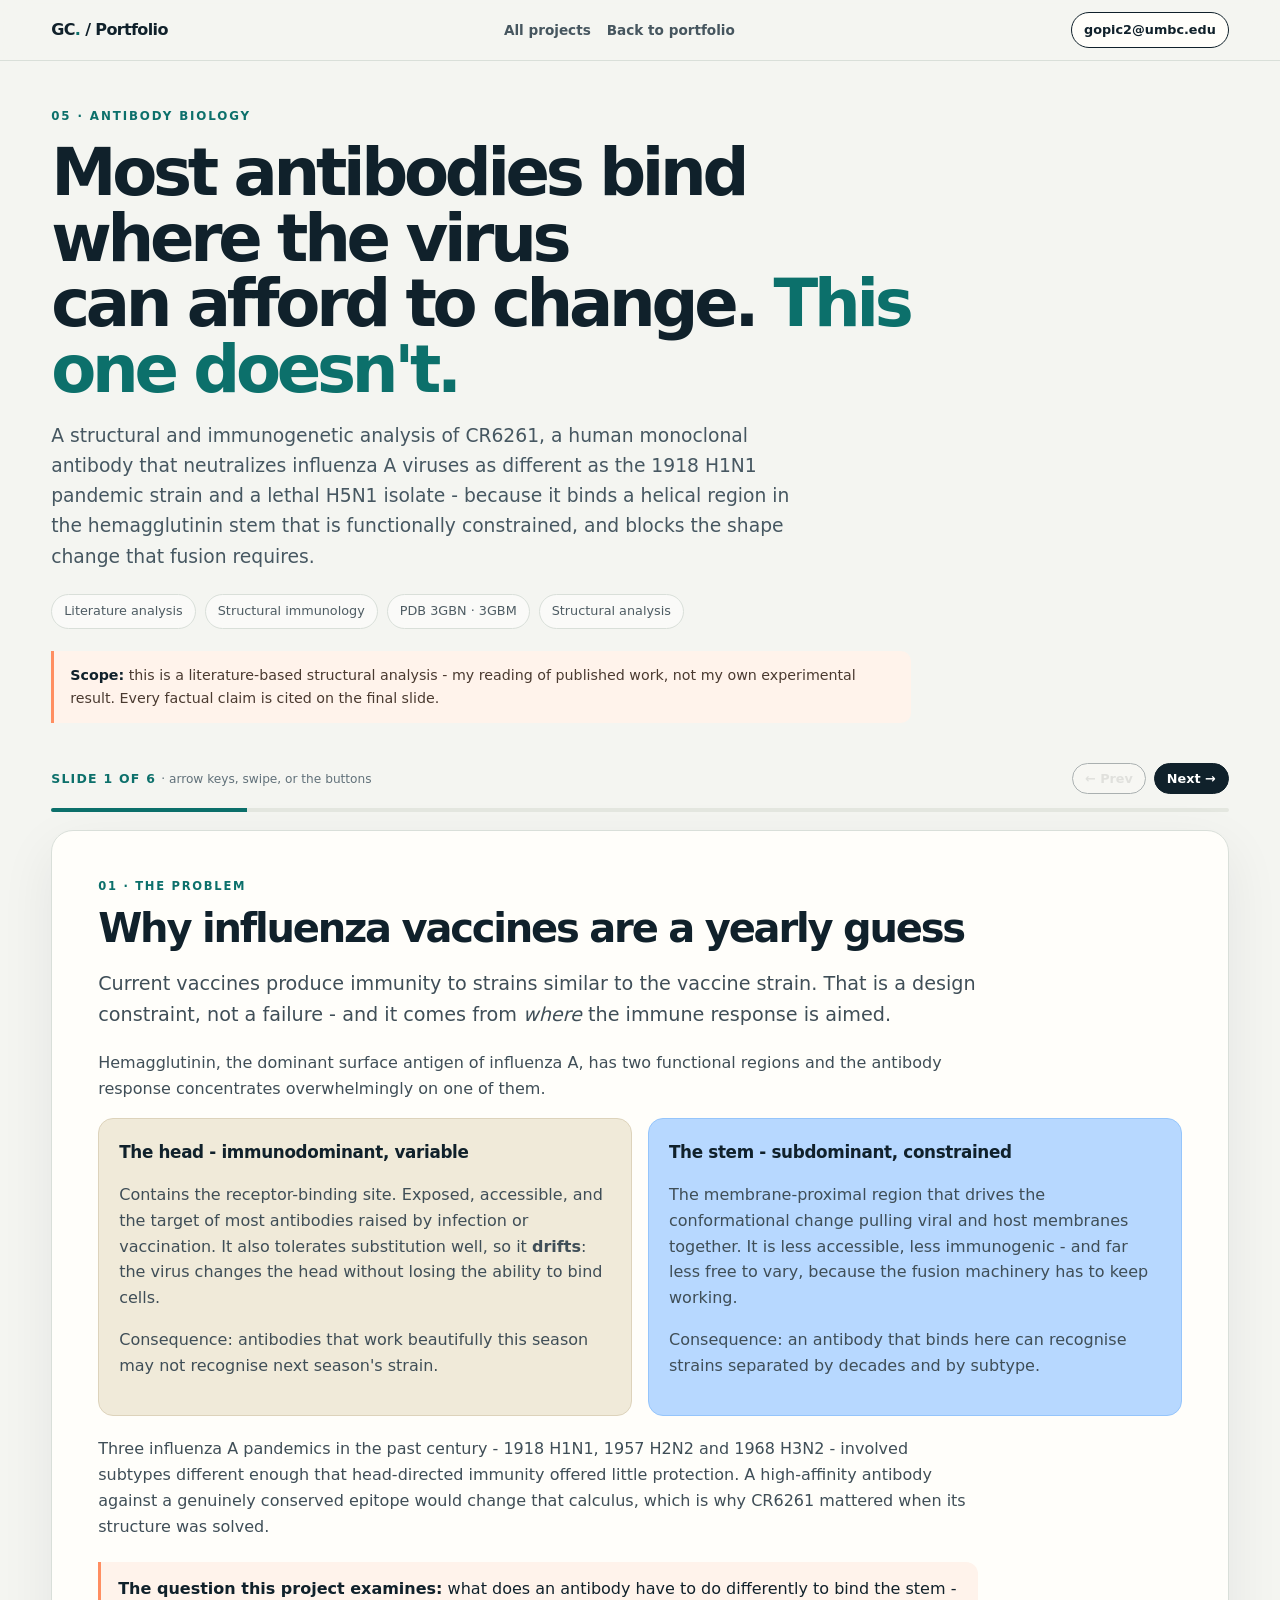
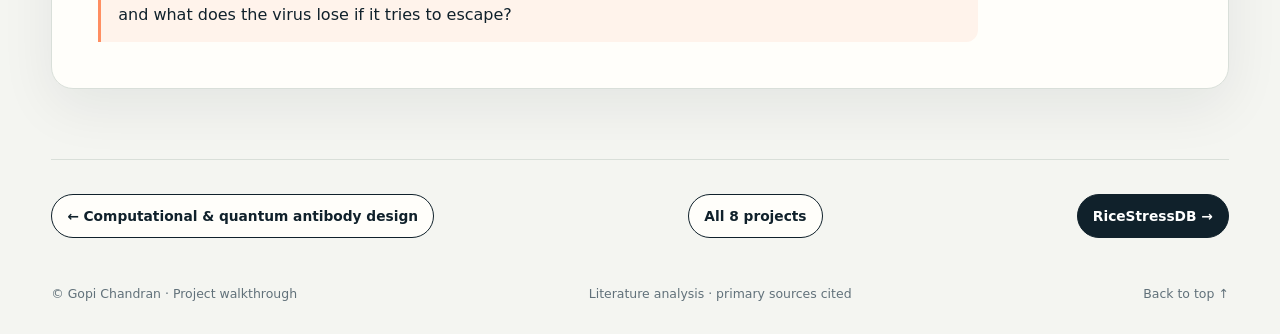
<file: projects/cr6261-influenza/index.html>
<!doctype html>
<html lang="en">
<head>
<meta charset="utf-8">
<meta name="viewport" content="width=device-width, initial-scale=1">
<title>CR6261 and the influenza HA stem · Gopi Chandran</title>
<meta name="description" content="Literature analysis of the broadly neutralizing antibody CR6261: its conserved hemagglutinin stem epitope, heavy-chain-only recognition from the IGHV1-69 germline, and the mechanism of fusion inhibition.">
<link rel="stylesheet" href="../../assets/css/deck.css">
</head>
<body>
<div class="topbar"><div class="wrap topinner">
  <a class="wordmark" href="../../index.html">GC<span>.</span> / Portfolio</a>
  <nav class="topnav" aria-label="Project navigation">
    <a href="../index.html">All projects</a>
    <a href="../../index.html#projects">Back to portfolio</a>
    
  </nav>
  <a class="button sm light" href="mailto:gopic2@umbc.edu">gopic2@umbc.edu</a>
</div></div>

<header class="phero"><div class="wrap">
  <div class="kicker">05 · Antibody biology</div>
  <h1>Most antibodies bind where the virus<br>can afford to change. <em>This one doesn't.</em></h1>
  <p class="phero-sub">A structural and immunogenetic analysis of CR6261, a human monoclonal antibody that neutralizes influenza A viruses as different as the 1918 H1N1 pandemic strain and a lethal H5N1 isolate - because it binds a helical region in the hemagglutinin stem that is functionally constrained, and blocks the shape change that fusion requires.</p>
  <div class="meta-row"><span class="pill">Literature analysis</span><span class="pill">Structural immunology</span><span class="pill">PDB 3GBN · 3GBM</span><span class="pill">Structural analysis</span></div>
  
  <div class="note"><strong>Scope:</strong> this is a literature-based structural analysis - my reading of published work, not my own experimental result. Every factual claim is cited on the final slide.</div>
</div></header>

<main class="wrap deck-shell">
  <div class="deck-bar">
    <div>
      <span class="deck-counter" data-deck-counter>Slide 1 of 6</span>
      <span class="deck-hint"> · arrow keys, swipe, or the buttons</span>
    </div>
    <div class="deck-controls">
      
      <button class="button sm light" data-deck-prev aria-label="Previous slide">&larr; Prev</button>
      <button class="button sm primary" data-deck-next aria-label="Next slide">Next &rarr;</button>
    </div>
  </div>
  <div class="deck-track"><i data-deck-bar></i></div>
  <div data-deck>
    <section class="slide" aria-label="Why influenza vaccines are a yearly guess">
      <div class="slide-eyebrow">01 · The problem</div>
      <h2>Why influenza vaccines are a yearly guess</h2>
      <p class="lede">Current vaccines produce immunity to strains similar to the vaccine strain. That is a design constraint, not a failure - and it comes from <em>where</em> the immune response is aimed.</p>
      <p>Hemagglutinin, the dominant surface antigen of influenza A, has two functional regions and the antibody response concentrates overwhelmingly on one of them.</p>
      <div class="cols">
        <div class="panel sand">
          <h3>The head - immunodominant, variable</h3>
          <p>Contains the receptor-binding site. Exposed, accessible, and the target of most antibodies raised by infection or vaccination. It also tolerates substitution well, so it <strong>drifts</strong>: the virus changes the head without losing the ability to bind cells.</p>
          <p style="margin-top:10px">Consequence: antibodies that work beautifully this season may not recognise next season's strain.</p>
        </div>
        <div class="panel blue">
          <h3>The stem - subdominant, constrained</h3>
          <p>The membrane-proximal region that drives the conformational change pulling viral and host membranes together. It is less accessible, less immunogenic - and far less free to vary, because the fusion machinery has to keep working.</p>
          <p style="margin-top:10px">Consequence: an antibody that binds here can recognise strains separated by decades and by subtype.</p>
        </div>
      </div>
      <p style="margin-top:20px">Three influenza A pandemics in the past century - 1918 H1N1, 1957 H2N2 and 1968 H3N2 - involved subtypes different enough that head-directed immunity offered little protection. A high-affinity antibody against a genuinely conserved epitope would change that calculus, which is why CR6261 mattered when its structure was solved.</p>
      <div class="takeaway"><strong>The question this project examines:</strong> what does an antibody have to do differently to bind the stem - and what does the virus lose if it tries to escape?</div>
    </section>

    <section class="slide" aria-label="Where CR6261 came from">
      <div class="slide-eyebrow">02 · The antibody</div>
      <h2>Where CR6261 came from</h2>
      <p>CR6261 was isolated from the immune repertoire of a <strong>healthy, vaccinated individual</strong> by phage display selection on recombinant H5 hemagglutinin. The donor had no known exposure to H5 viruses - yet clones capable of neutralizing H5 were recovered.</p>
      <div class="note neutral"><strong>Why that origin is interesting:</strong> the capability was already latent in a normal human repertoire shaped by ordinary seasonal exposure and vaccination. The antibody did not need a rare donor or an exotic immunisation history. It needed to be <em>found</em> - which reframes "universal influenza vaccine" from an invention problem toward an elicitation problem.</p>
      <h3 style="margin-top:26px">The immunogenetics are unusually clean</h3>
      <div class="cols three">
        <div class="panel">
          <h3>One germline gene</h3>
          <p>CR6261 and a family of related stem-binders derive from heavy-chain variable region <strong>IGHV1-69</strong>, after limited affinity maturation.</p>
        </div>
        <div class="panel">
          <h3>Heavy chain only</h3>
          <p>Binding does not involve the light chain. Only the rearranged heavy chain contacts HA, with <strong>CDR-H2 dominant</strong>, and most crucial contacts are germline-encoded.</p>
        </div>
        <div class="panel">
          <h3>Fourteen mutations</h3>
          <p>The somatic heavy chain differs from its germline precursor by only 14 amino acids - a strikingly low degree of maturation for a broadly neutralizing antibody.</p>
        </div>
      </div>
      <p style="margin-top:22px">The germline precursors of CR6261 and related antibodies, however, <strong>failed to bind HA at all</strong> as soluble IgG even at very high concentration. Maturation of the light chain made no difference; somatic mutation of the heavy chain alone produced the affinity. Introducing CDR-H1 changes into the germline heavy chain was enough to confer neutralization, with the matured CDR-H1 flipping a hydrophobic phenylalanine outward into contact with HA.</p>
      <div class="takeaway"><strong>What this tells a vaccine designer:</strong> the germline is poised but not competent. A small, specific set of mutations stands between a common naive B cell and a broadly neutralizing antibody - which is both the opportunity and the difficulty in trying to elicit these deliberately.</div>
    </section>

    <section class="slide" aria-label="What the co-crystal structures showed">
      <div class="slide-eyebrow">03 · The structure</div>
      <h2>What the co-crystal structures showed</h2>
      <p>Two co-crystal structures of the CR6261 Fab were determined: with hemagglutinin from the 1918 H1N1 pandemic virus, and with HA from a recent lethal case of H5N1 avian influenza.</p>
      <div class="tbl-scroll"><table>
        <thead><tr><th>Feature</th><th>Published value</th><th>Why it matters</th></tr></thead>
        <tbody>
          <tr><td>Resolutions</td><td>2.2 Å and 2.7 Å</td><td>High enough to assign side-chain contacts confidently</td></tr>
          <tr><td>Epitope location</td><td>Highly conserved helical region in the membrane-proximal stem, spanning HA1 and HA2</td><td>Unlike all other structurally characterised influenza antibodies at the time</td></tr>
          <tr><td>Principal contacts</td><td>Primarily the HA2 A helix, plus HA1 residues in the stem</td><td>The interface sits on the fusion machinery itself</td></tr>
          <tr><td>Buried surface area</td><td>680 Å² on HA (≈70% contributed by HA2); 624 Å² on the Fab</td><td>A compact interface - fewer positions available for escape mutation</td></tr>
          <tr><td>van der Waals contacts</td><td>116</td><td>Tight hydrophobic packing rather than a broad polar interface</td></tr>
          <tr><td>Position relative to membrane</td><td>Within ~25 Å of the bilayer</td><td>Explains the subdominance - the epitope is crowded and hard to reach</td></tr>
          <tr><td>Glycan constraint</td><td>A universally conserved glycan at HA2 Asn154 lies directly between the Fab light-chain variable region and HA</td><td>Partly explains why light-chain contact is absent - there is a sugar in the way</td></tr>
        </tbody>
      </table></div>
      <div class="takeaway"><strong>The structural argument for durability:</strong> a small buried surface dominated by a functionally essential helix presents fewer viable escape positions than a large interface on a tolerant surface. The virus cannot cheaply mutate out of a site it needs in order to fuse.</div>
    </section>

    <section class="slide" aria-label="Neutralization by preventing a shape change">
      <div class="slide-eyebrow">04 · Mechanism</div>
      <h2>Neutralization by preventing a shape change</h2>
      <p>Most well-known neutralizing antibodies work by occluding the receptor-binding site - physically preventing attachment. CR6261 does something different, and the difference is the whole point.</p>
      <div class="flow">
        <div class="flow-step"><b>Normal entry</b><span>Virus attaches; particle is internalised into an endosome</span></div>
        <div class="flow-step"><b>Trigger</b><span>Endosomal acidification triggers HA rearrangement</span></div>
        <div class="flow-step"><b>Fusion</b><span>HA2 extends, inserting the fusion peptide into the host membrane</span></div>
        <div class="flow-step"><b>Collapse</b><span>HA folds back, pulling the two membranes together</span></div>
        <div class="flow-step"><b>Release</b><span>Genome enters the cytoplasm</span></div>
      </div>
      <p style="margin-top:24px">CR6261 binds across the stem helices in the prefusion state and <strong>blocks the conformational rearrangements associated with membrane fusion</strong>. Attachment can proceed; the virus is taken in; and then it cannot complete entry. The antibody is a wedge in a hinge rather than a cap on a key.</p>
      <div class="cols" style="margin-top:22px">
        <div class="panel lime">
          <h3>Why this generalises</h3>
          <p>The same logic appears across viral families. The Lassa antibody 37.7H neutralizes by stabilising the prefusion glycoprotein trimer and preventing the rearrangement fusion requires - a different virus, a different fold, the same strategy. Conserved, mechanically essential, conformationally constrained surfaces are where breadth lives.</p>
        </div>
        <div class="panel">
          <h3>Breadth is bounded, not unlimited</h3>
          <p>CR6261's breadth covers influenza A <strong>group 1</strong> subtypes. The related antibody CR9114, also IGHV1-69-derived and heavy-chain dominant, extends to both group 1 and group 2 - so "stem-binding" is not one single capability but a family of epitopes with different reach.</p>
        </div>
      </div>
      <div class="takeaway"><strong>Precision matters here:</strong> CR6261 is broadly neutralizing, not universal. A portfolio claim of "universal influenza antibody" would be wrong, and the published breadth is specific and worth stating correctly.</div>
    </section>

    <section class="slide" aria-label="What the field took from this">
      <div class="slide-eyebrow">05 · Implications</div>
      <h2>What the field took from this</h2>
      <div class="cols">
        <div class="panel">
          <h3>For vaccine design</h3>
          <p>If a conserved epitope exists and a common germline gene can reach it with modest maturation, the goal becomes <strong>focusing</strong> the response there rather than discovering a new target. That is the logic behind stem-only immunogens, headless HA constructs and germline-targeting strategies.</p>
        </div>
        <div class="panel">
          <h3>For therapeutics</h3>
          <p>A broadly neutralizing antibody is a stockpileable countermeasure against a subtype that has not emerged yet - valuable precisely because it does not require knowing next season's strain.</p>
        </div>
        <div class="panel">
          <h3>For structural biology as a strategy</h3>
          <p>The epitope was defined by solving the complex. Structure did not confirm a hypothesis here so much as generate one - which is a general argument for structure-first antibody programmes.</p>
        </div>
        <div class="panel">
          <h3>The honest obstacles</h3>
          <ul>
            <li>Stem epitopes are <strong>subdominant</strong> - the immune system prefers the head, and simply presenting the stem does not guarantee a strong response</li>
            <li>Stem-directed antibodies often neutralize with lower potency than head-directed ones</li>
            <li>Effector-function contributions complicate the correlation between in-vitro neutralization and in-vivo protection</li>
          </ul>
        </div>
      </div>
      <div class="takeaway"><strong>What I took from it personally:</strong> breadth is not a property of an antibody in isolation. It is a property of the <em>relationship</em> between an antibody and the evolutionary constraints on its target. That framing is what connects this project to the filovirus and Lassa work in the previous one - the same question asked of different viruses.</div>
    </section>

    <section class="slide" aria-label="Primary literature">
      <div class="slide-eyebrow">06 · Sources</div>
      <h2>Primary literature</h2>
      <ul class="refs">
        <li><strong>Co-crystal structures of CR6261 Fab with 1918 H1N1 and H5N1 hemagglutinin at 2.2 Å and 2.7 Å; conserved helical epitope in the membrane-proximal stem of HA1/HA2; neutralization by blocking conformational rearrangements associated with membrane fusion; isolation by phage display on recombinant H5 HA from a healthy vaccinated individual; buried surface 680 Å² on HA (70% HA2) and 624 Å² on Fab with 116 van der Waals contacts; epitope within ~25 Å of the bilayer; conserved glycan at HA2 Asn154 between the light-chain variable region and HA; contacts primarily the HA2 A helix</strong> - Ekiert, Bhabha, Elsliger, Friesen, Jongeneelen, Throsby, Goudsmit &amp; Wilson, "Antibody recognition of a highly conserved influenza virus epitope," <em>Science</em> 324:246-251 (2009). <a href="https://doi.org/10.1126/science.1171491" target="_blank" rel="noopener">doi:10.1126/science.1171491</a>. Structures: PDB <a href="https://www.rcsb.org/structure/3GBN" target="_blank" rel="noopener">3GBN</a> (1918 H1N1) and <a href="https://www.rcsb.org/structure/3GBM" target="_blank" rel="noopener">3GBM</a> (H5N1).</li>
        <li><strong>Three influenza A pandemics in the past century (1918 H1N1, 1957 H2N2, 1968 H3N2); current vaccines give immunity to strains similar to the vaccine strain</strong> - Ekiert et al. (2009), introduction.</li>
        <li><strong>IGHV1-69 derivation with limited affinity maturation; binding does not involve the light chain; most crucial heavy-chain contacts germline-encoded; germline ancestors of CR6261 failed to bind HA as soluble IgG even at 100 µg/ml; somatic heavy chain differs from germline by only 14 amino acids; CDR-H1 maturation confers neutralization with Phe29 flipped into HA contact; light-chain maturation does not affect binding</strong> - Lingwood et al., "Structural and genetic basis for development of broadly neutralizing influenza antibodies," <em>Nature</em> (2012). <a href="https://pmc.ncbi.nlm.nih.gov/articles/PMC7095019" target="_blank" rel="noopener">PMC7095019</a>.</li>
        <li><strong>CR6261 breadth across influenza A group 1; CR9114 across group 1 and group 2; heavy-chain-only binding with CDR-H2 dominance; CDR-H3 length 12; the hydrophobic Ile-Phe CDR-H2 tip with conserved CDR-H3 tyrosine ("IFY") motif</strong> - review of VH1-69 antiviral antibodies, <a href="https://pmc.ncbi.nlm.nih.gov/articles/PMC7266006/table/T1" target="_blank" rel="noopener">PMC7266006, Table 1</a>.</li>
        <li><strong>Only the rearranged VH makes contact with HA across CR6261, F10 and CR9114</strong> - as summarised in <a href="https://pmc.ncbi.nlm.nih.gov/articles/PMC7185437" target="_blank" rel="noopener">PMC7185437</a>, citing Dreyfus et al. (2012), Ekiert et al. (2009), Sui et al. (2009).</li>
        <li><strong>Lassa 37.7H neutralizing by stabilising the prefusion GPC trimer</strong> (comparison on slide 4) - Hastie et al., <em>Science</em> 356:923-928 (2017), <a href="https://doi.org/10.1126/science.aam7260" target="_blank" rel="noopener">doi:10.1126/science.aam7260</a>.</li>
      </ul>
      <div class="note neutral"><strong>Attribution:</strong> the science above is the work of the cited authors. My contribution is the analysis and synthesis - reading the primary structural and immunogenetic literature and drawing out the pattern that connects it to the other antibody programmes in this portfolio.</div>
    </section>

  </div>
</main>

<footer>
  <div class="wrap pfoot"><div class="pfoot-grid">
    <a class="button light" href="../computational-antibody/index.html">&larr; Computational & quantum antibody design</a>
    <a class="button light" href="../index.html">All 8 projects</a>
    <a class="button primary" href="../ricestressdb/index.html">RiceStressDB &rarr;</a>
  </div></div>
  <div class="wrap fineprint">
    <span>© Gopi Chandran · Project walkthrough</span>
    <span>Literature analysis · primary sources cited</span>
    <span><a href="#top">Back to top &uarr;</a></span>
  </div>
</footer>
<script src="../../assets/js/deck.js"></script>

</body></html>
</file>
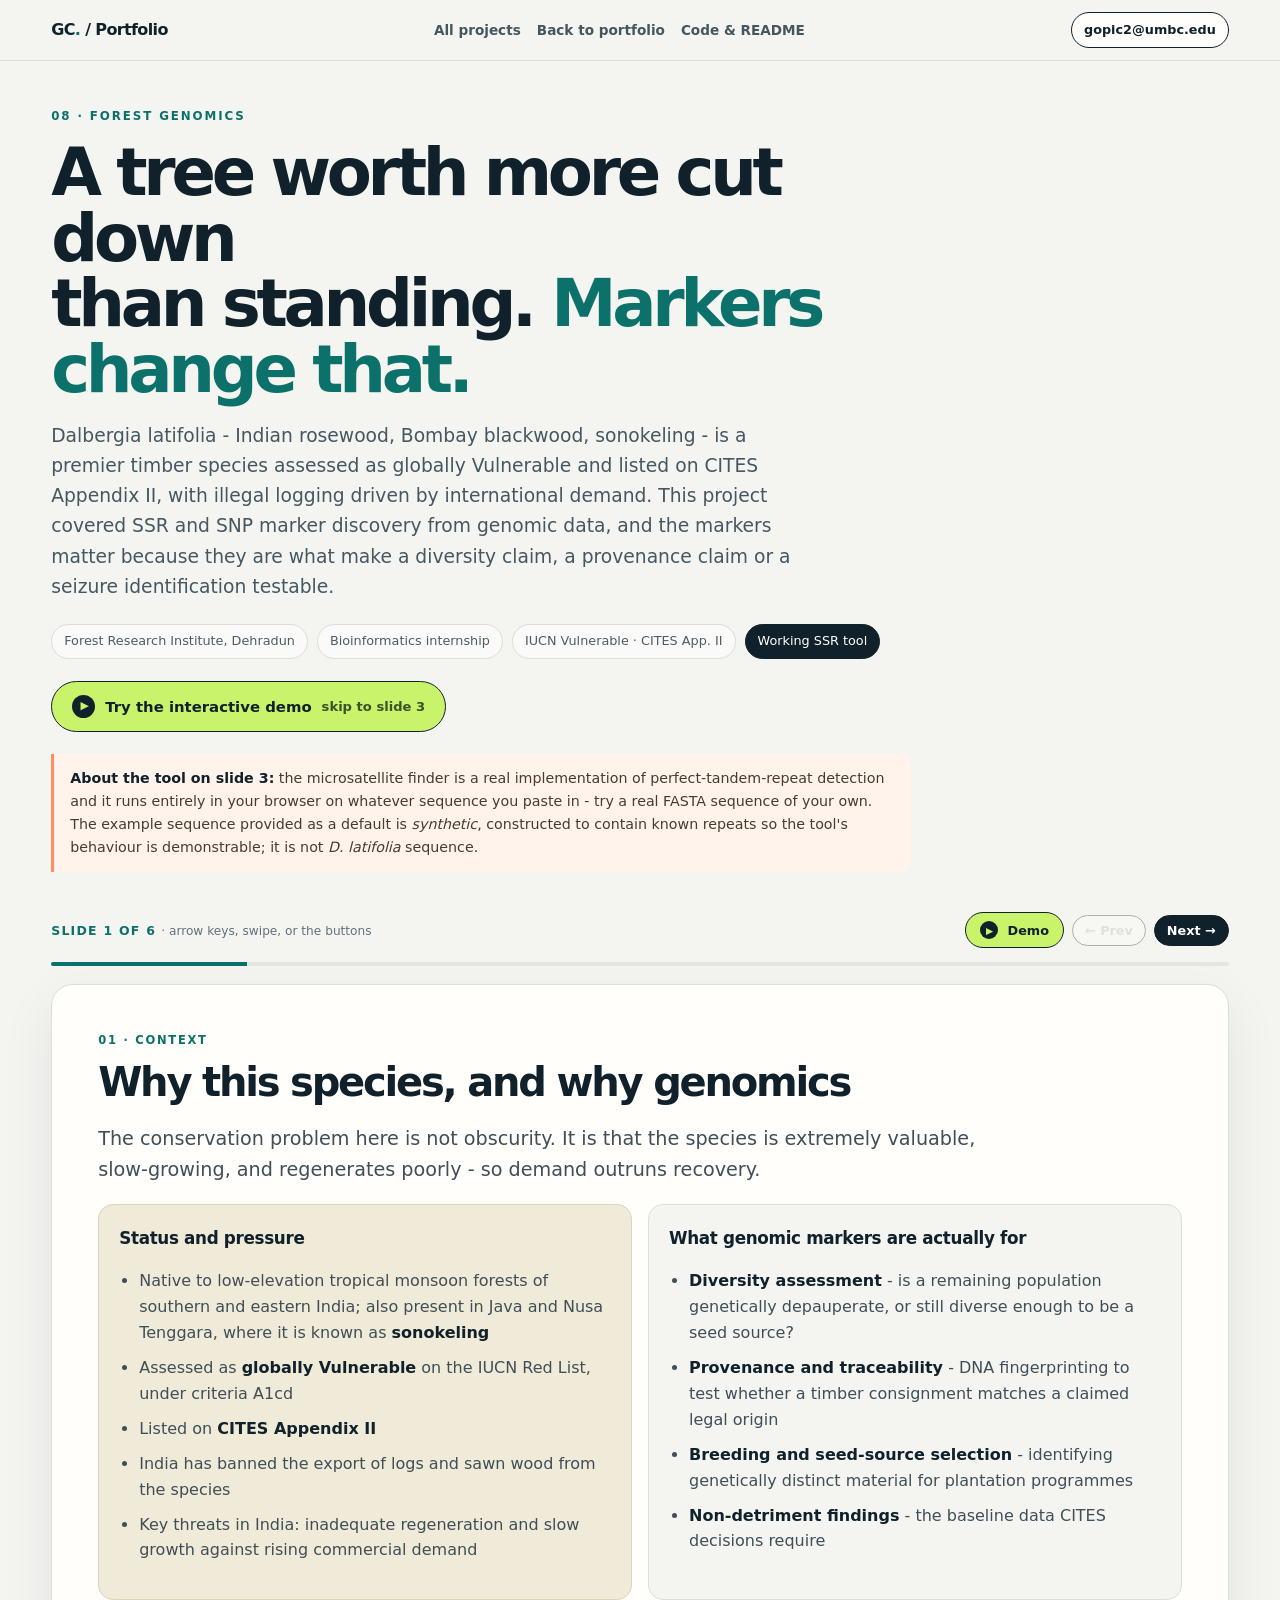
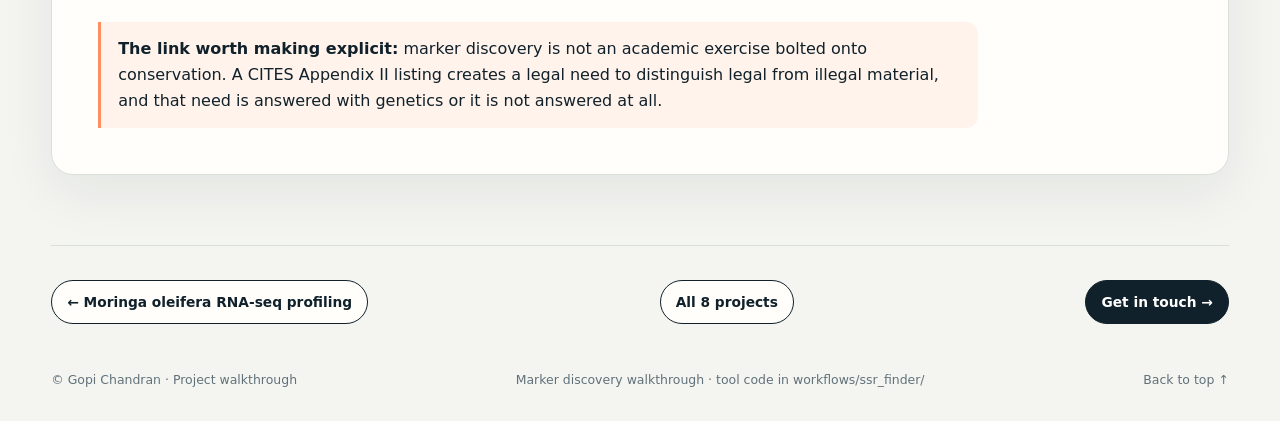
<file: projects/dalbergia-genomics/index.html>
<!doctype html>
<html lang="en">
<head>
<meta charset="utf-8">
<meta name="viewport" content="width=device-width, initial-scale=1">
<title>Dalbergia latifolia genome characterization · Gopi Chandran</title>
<meta name="description" content="Genomic characterization of Dalbergia latifolia (Indian rosewood): SSR and SNP marker discovery, variant analysis, and applications in diversity assessment, conservation genetics and timber traceability.">
<link rel="stylesheet" href="../../assets/css/deck.css">
</head>
<body>
<div class="topbar"><div class="wrap topinner">
  <a class="wordmark" href="../../index.html">GC<span>.</span> / Portfolio</a>
  <nav class="topnav" aria-label="Project navigation">
    <a href="../index.html">All projects</a>
    <a href="../../index.html#projects">Back to portfolio</a>
    <a href="../../workflows/ssr_finder/README.md">Code &amp; README</a>
  </nav>
  <a class="button sm light" href="mailto:gopic2@umbc.edu">gopic2@umbc.edu</a>
</div></div>

<header class="phero"><div class="wrap">
  <div class="kicker">08 · Forest genomics</div>
  <h1>A tree worth more cut down<br>than standing. <em>Markers change that.</em></h1>
  <p class="phero-sub">Dalbergia latifolia - Indian rosewood, Bombay blackwood, sonokeling - is a premier timber species assessed as globally Vulnerable and listed on CITES Appendix II, with illegal logging driven by international demand. This project covered SSR and SNP marker discovery from genomic data, and the markers matter because they are what make a diversity claim, a provenance claim or a seizure identification testable.</p>
  <div class="meta-row"><span class="pill">Forest Research Institute, Dehradun</span><span class="pill">Bioinformatics internship</span><span class="pill">IUCN Vulnerable · CITES App. II</span><span class="pill solid">Working SSR tool</span></div>
  <button class="demo-jump" data-deck-goto="3"><span class="play" aria-hidden="true">&#9654;</span> Try the interactive demo<small>skip to slide 3</small></button>
  <div class="note"><strong>About the tool on slide 3:</strong> the microsatellite finder is a real implementation of perfect-tandem-repeat detection and it runs entirely in your browser on whatever sequence you paste in - try a real FASTA sequence of your own. The example sequence provided as a default is <em>synthetic</em>, constructed to contain known repeats so the tool's behaviour is demonstrable; it is not <em>D. latifolia</em> sequence.</div>
</div></header>

<main class="wrap deck-shell">
  <div class="deck-bar">
    <div>
      <span class="deck-counter" data-deck-counter>Slide 1 of 6</span>
      <span class="deck-hint"> · arrow keys, swipe, or the buttons</span>
    </div>
    <div class="deck-controls">
      <button class="demo-jump" data-deck-goto="3"><span class="play" aria-hidden="true">&#9654;</span> Demo</button>
      <button class="button sm light" data-deck-prev aria-label="Previous slide">&larr; Prev</button>
      <button class="button sm primary" data-deck-next aria-label="Next slide">Next &rarr;</button>
    </div>
  </div>
  <div class="deck-track"><i data-deck-bar></i></div>
  <div data-deck>
    <section class="slide" aria-label="Why this species, and why genomics">
      <div class="slide-eyebrow">01 · Context</div>
      <h2>Why this species, and why genomics</h2>
      <p class="lede">The conservation problem here is not obscurity. It is that the species is extremely valuable, slow-growing, and regenerates poorly - so demand outruns recovery.</p>
      <div class="cols">
        <div class="panel sand">
          <h3>Status and pressure</h3>
          <ul>
            <li>Native to low-elevation tropical monsoon forests of southern and eastern India; also present in Java and Nusa Tenggara, where it is known as <strong>sonokeling</strong></li>
            <li>Assessed as <strong>globally Vulnerable</strong> on the IUCN Red List, under criteria A1cd</li>
            <li>Listed on <strong>CITES Appendix II</strong></li>
            <li>India has banned the export of logs and sawn wood from the species</li>
            <li>Key threats in India: inadequate regeneration and slow growth against rising commercial demand</li>
          </ul>
        </div>
        <div class="panel">
          <h3>What genomic markers are actually for</h3>
          <ul>
            <li><strong>Diversity assessment</strong> - is a remaining population genetically depauperate, or still diverse enough to be a seed source?</li>
            <li><strong>Provenance and traceability</strong> - DNA fingerprinting to test whether a timber consignment matches a claimed legal origin</li>
            <li><strong>Breeding and seed-source selection</strong> - identifying genetically distinct material for plantation programmes</li>
            <li><strong>Non-detriment findings</strong> - the baseline data CITES decisions require</li>
          </ul>
        </div>
      </div>
      <div class="takeaway"><strong>The link worth making explicit:</strong> marker discovery is not an academic exercise bolted onto conservation. A CITES Appendix II listing creates a legal need to distinguish legal from illegal material, and that need is answered with genetics or it is not answered at all.</div>
    </section>

    <section class="slide" aria-label="SSRs and SNPs do different jobs">
      <div class="slide-eyebrow">02 · The markers</div>
      <h2>SSRs and SNPs do different jobs</h2>
      <p>Both are variants. They are not interchangeable, and choosing between them is the first real decision in a marker project.</p>
      <div class="tbl-scroll"><table>
        <thead><tr><th></th><th>SSRs (microsatellites)</th><th>SNPs</th></tr></thead>
        <tbody>
          <tr><td><strong>What they are</strong></td><td>Short tandem repeats - e.g. <code>(AG)₁₂</code> - varying in repeat number between individuals</td><td>Single-base differences at a defined position</td></tr>
          <tr><td><strong>Information per locus</strong></td><td>High - multi-allelic, often many alleles per locus</td><td>Low - usually two alleles</td></tr>
          <tr><td><strong>Number available</strong></td><td>Thousands</td><td>Hundreds of thousands to millions</td></tr>
          <tr><td><strong>Assay</strong></td><td>PCR with flanking primers, size separation - cheap per sample, no sequencing needed</td><td>Sequencing or genotyping array - higher setup cost, cheaper at scale</td></tr>
          <tr><td><strong>Best for</strong></td><td>Parentage, individual identification, population structure on a modest budget, field-deployable traceability</td><td>Genome-wide diversity, selection scans, fine-scale structure, high-throughput work</td></tr>
          <tr><td><strong>Weakness</strong></td><td>Homoplasy - identical allele sizes with different mutational histories; genotyping requires care across labs</td><td>Needs reference resources and compute; each locus carries little information alone</td></tr>
        </tbody>
      </table></div>
      <p style="margin-top:20px">For a species where enforcement labs in range states may need to run assays cheaply and repeatably, SSRs remain genuinely practical. A handful of well-chosen SSR loci can individually identify a tree, which is exactly what a timber-provenance case requires - and the assay needs a thermocycler, not a sequencer.</p>
      <div class="takeaway"><strong>Project reasoning:</strong> discover both from genomic data, but prioritise SSRs for deployability. The best marker is not the most informative one in principle; it is the most informative one the people who need it can actually run.</div>
    </section>

    <section class="slide" aria-label="Find microsatellites in a sequence">
      <div class="slide-eyebrow">03 · Interactive</div>
      <h2>Find microsatellites in a sequence</h2>
      <p>This is the first step of SSR marker development, implemented properly: scan a sequence for perfect tandem repeats meeting minimum repeat thresholds per motif length. Paste in your own FASTA or raw sequence, or use the synthetic default.</p>

      <div class="demo viz">
        <div class="demo-head">
          <h3>Perfect tandem repeat (SSR) finder</h3>
          <span class="tag">Real algorithm · runs in your browser</span>
        </div>
        <div class="demo-body">
          <div class="controls">
            <label class="control" style="flex:1 1 100%">Sequence (FASTA or raw; non-ACGT characters ignored)
              <textarea id="seq" rows="5" style="font:inherit;font-family:ui-monospace,Menlo,Consolas,monospace;font-size:.82rem;padding:10px;border:1px solid var(--line);border-radius:9px;width:100%;resize:vertical"></textarea>
            </label>
          </div>
          <div class="controls">
            <label class="control">Min repeats, mono
              <input type="number" id="m1" min="4" max="30" value="12" style="width:90px">
            </label>
            <label class="control">di
              <input type="number" id="m2" min="3" max="30" value="6" style="width:90px">
            </label>
            <label class="control">tri
              <input type="number" id="m3" min="3" max="30" value="5" style="width:90px">
            </label>
            <label class="control">tetra
              <input type="number" id="m4" min="3" max="30" value="5" style="width:90px">
            </label>
            <label class="control">penta
              <input type="number" id="m5" min="3" max="30" value="4" style="width:90px">
            </label>
            <label class="control">hexa
              <input type="number" id="m6" min="3" max="30" value="4" style="width:90px">
            </label>
            <button class="button sm primary" id="run">Find SSRs</button>
            <button class="button sm light" id="demo">Load synthetic example</button>
          </div>

          <div class="readout">
            <div><b id="r-len">-</b><small>Sequence length (bp)</small></div>
            <div><b id="r-n">-</b><small>SSRs found</small></div>
            <div><b id="r-dens">-</b><small>SSRs per kb</small></div>
            <div><b id="r-top">-</b><small>Most common motif class</small></div>
            <div><b id="r-gc">-</b><small>GC content</small></div>
          </div>

          <figure>
            <svg id="mchart" viewBox="0 0 740 220" role="img" aria-labelledby="mchart-t">
              <title id="mchart-t">Count of microsatellites found by motif length class</title>
            </svg>
            <figcaption>Microsatellites found per motif-length class, counts labelled on each bar. Mononucleotide repeats are frequently excluded from marker panels because they are hard to genotype reliably - the threshold controls above let you see that effect directly.</figcaption>
          </figure>

          <div class="tbl-scroll" id="ssrtable" style="margin-top:4px"></div>
        </div>
      </div>

      <div class="takeaway"><strong>What to notice:</strong> lower the di-nucleotide threshold from 6 to 3 and the count explodes. Thresholds are not a technical detail - they decide what counts as a microsatellite, and any SSR count quoted without its thresholds is uninterpretable. That is why tools like MISA require them to be declared up front.</div>
    </section>

    <section class="slide" aria-label="What happens after the scan">
      <div class="slide-eyebrow">04 · From repeat to marker</div>
      <h2>What happens after the scan</h2>
      <p>Finding a repeat is the easy part. A usable marker needs several more steps, each of which eliminates candidates.</p>
      <div class="flow">
        <div class="flow-step"><b>Step 1</b><span>Detect perfect repeats above threshold (the tool on slide 3)</span></div>
        <div class="flow-step"><b>Step 2</b><span>Require sufficient unique flanking sequence on both sides</span></div>
        <div class="flow-step"><b>Step 3</b><span>Design primers in the flanks - Primer3, with Tm and GC constraints</span></div>
        <div class="flow-step"><b>Step 4</b><span>Check primer specificity against the genome; discard multi-locus hits</span></div>
        <div class="flow-step"><b>Step 5</b><span>Wet-lab validation - amplification success across individuals</span></div>
        <div class="flow-step"><b>Step 6</b><span>Polymorphism screening on a diversity panel</span></div>
      </div>
      <h3 style="margin-top:26px">The attrition is severe, and that is normal</h3>
      <p>Most detected repeats never become markers. Candidates are lost because flanking sequence is repetitive and primers cannot be placed uniquely; because primers amplify multiple loci in a genome with a high repeat fraction; because amplification fails or is inconsistent; and - most often - because the locus turns out to be monomorphic in the populations of interest. A marker that does not vary tells you nothing, however clean the assay.</p>
      <div class="cols" style="margin-top:22px">
        <div class="panel">
          <h3>SNP discovery in parallel</h3>
          <p>The same genomic data supports variant calling: align reads to the assembly, call variants, then filter hard on depth, quality, missingness and allele balance. Filtering is where SNP projects are won or lost - an unfiltered call set is mostly alignment artefacts around repeats and indels.</p>
        </div>
        <div class="panel">
          <h3>Why a reference matters so much here</h3>
          <p>Marker development is far easier with a genome assembly: you can check primer uniqueness, place markers in physical space, and distinguish paralogues from alleles. A <em>D. latifolia</em> de-novo assembly has since been reported - 22,319 contigs totalling 613.95 Mb with high completeness - and for the related <em>D. sissoo</em> a chromosome-scale assembly of 660.37 Mb across 10 pseudochromosomes with 29,737 protein-coding genes.</p>
        </div>
      </div>
      <div class="takeaway"><strong>What I would tell myself at the start of this project:</strong> budget for attrition from the beginning. Report "n loci screened, m polymorphic" rather than the number of repeats the scan found, because the first number is work and the second is the only one that matters.</div>
    </section>

    <section class="slide" aria-label="Markers as an enforcement tool">
      <div class="slide-eyebrow">05 · Application</div>
      <h2>Markers as an enforcement tool</h2>
      <p>This is the part of the project I found most compelling, and it is a straightforwardly operational argument.</p>
      <div class="cols">
        <div class="panel blue">
          <h3>The enforcement problem</h3>
          <p>A CITES Appendix II listing means trade is permitted under permit. Enforcement therefore depends on verifying claims: that a consignment is the species declared, and that it came from where the paperwork says. Visual timber identification can reach genus but struggles with species, and says nothing at all about geographic origin.</p>
        </div>
        <div class="panel">
          <h3>What genetics adds</h3>
          <ul>
            <li><strong>Species identification</strong> from wood, including processed material</li>
            <li><strong>Population assignment</strong> - testing a sample against reference populations for a claimed origin</li>
            <li><strong>Individual matching</strong> - linking a seized log to a specific stump</li>
          </ul>
          <p style="margin-top:10px">All three require a <strong>reference database</strong> of genotyped material from known locations. Indonesia has pursued exactly this: a non-detriment findings report combined with a DNA database for <em>D. latifolia</em> in Java and West Nusa Tenggara.</p>
        </div>
      </div>
      <div class="note neutral" style="margin-top:20px"><strong>The honest limitation:</strong> none of this works without reference sampling. A marker panel with no georeferenced reference genotypes can confirm species but cannot test an origin claim. The bottleneck in timber forensics is almost never the markers - it is the fieldwork behind the reference database, which is slow, expensive and unglamorous.</div>
      <div class="takeaway"><strong>Why this project sits in my portfolio:</strong> it is where I first saw a bioinformatics output land directly on a decision someone has to make - a customs officer with a container and a document that may or may not be true.</div>
    </section>

    <section class="slide" aria-label="References and tooling">
      <div class="slide-eyebrow">06 · Sources</div>
      <h2>References and tooling</h2>
      <ul class="refs">
        <li><strong><em>D. latifolia</em> conservation status: assessed globally Vulnerable on the IUCN Red List under criteria A1cd by the end of 2020; CITES Appendix II listing; India has banned export of logs and sawn wood; key threats of inadequate regeneration and slow growth under rising commercial demand, particularly from China</strong> - abstract of the <em>D. latifolia</em> de-novo genome report, <a href="https://www.bohrium.com/scholar/a11992029/Suresh_H.S." target="_blank" rel="noopener">record</a>; IUCN assessment: Lakhey, Pathak &amp; Adhikari (2020), <a href="https://www.iucnredlist.org/species/32098/67777757" target="_blank" rel="noopener">IUCN Red List</a>.</li>
        <li><strong>Native range in low-elevation tropical monsoon forests of south-east India; common names including Bombay blackwood and East Indian rosewood; export of wild-harvested timber illegal under the Indian Forest Act, 1927; high international demand</strong> - <a href="https://en.wikipedia.org/wiki/Dalbergia_latifolia" target="_blank" rel="noopener">species summary</a>, citing the IUCN assessment and agroforestry sources.</li>
        <li><strong>IUCN "Vulnerable" classification in 2016 and CITES Appendix II inclusion; slow-growing, usually single-stemmed habit; rising global rosewood prices driving overexploitation</strong> - "Cytological and Phenological Variability in <em>Dalbergia latifolia</em> Roxb: A Vulnerable Tree Species," <em>Silvae Genetica</em> (2024). <a href="https://doi.org/10.2478/sg-2024-0019" target="_blank" rel="noopener">doi:10.2478/sg-2024-0019</a>.</li>
        <li><strong><em>D. latifolia</em> de-novo assembly: 22,319 contigs totalling 613.95 Mb with high completeness</strong> - as reported in the genome study record above.</li>
        <li><strong><em>D. sissoo</em> chromosome-scale genome: estimated genome size 756.56 Mb, assembly 661.00 Mb, chromosome-level assembly 660.37 Mb across 10 pseudochromosomes, scaffold N50 56.15 Mb, BUSCO completeness 96.6%, GC content 33.59%, 29,737 protein-coding genes</strong> - Sahu et al., "Chromosome-scale genome of Indian rosewood (<em>Dalbergia sissoo</em>)," <em>Frontiers in Plant Science</em> 14:1218515 (2023). <a href="https://doi.org/10.3389/fpls.2023.1218515" target="_blank" rel="noopener">doi:10.3389/fpls.2023.1218515</a>.</li>
        <li><strong>DNA database and non-detriment findings work for <em>D. latifolia</em> (sonokeling) in Java and West Nusa Tenggara, Indonesia</strong> - CITES Tree Species Programme project document. <a href="https://www.cites-tsp.org/wp-content/uploads/2019/06/Indonesia-SSFA-no-budget_compressed.pdf" target="_blank" rel="noopener">Project summary</a>.</li>
        <li><strong>Methods and tooling referenced:</strong> MISA for microsatellite identification (Thiel et al.), Primer3 for primer design (Untergasser et al.), BWA/Bowtie2 for alignment, GATK and bcftools for variant calling, BUSCO for assembly completeness assessment.</li>
      </ul>
      <div class="note neutral"><strong>Attribution:</strong> the genome assemblies and conservation assessments above are the work of the cited authors and institutions. My contribution was sequence-analysis and marker-discovery work during a bioinformatics internship at the Forest Research Institute, Dehradun, and the SSR implementation on slide 3, which I wrote for this portfolio.</div>
    </section>

  </div>
</main>

<footer>
  <div class="wrap pfoot"><div class="pfoot-grid">
    <a class="button light" href="../moringa-rnaseq/index.html">&larr; Moringa oleifera RNA-seq profiling</a>
    <a class="button light" href="../index.html">All 8 projects</a>
    <a class="button primary" href="../../index.html#contact">Get in touch &rarr;</a>
  </div></div>
  <div class="wrap fineprint">
    <span>© Gopi Chandran · Project walkthrough</span>
    <span>Marker discovery walkthrough · tool code in workflows/ssr_finder/</span>
    <span><a href="#top">Back to top &uarr;</a></span>
  </div>
</footer>
<script src="../../assets/js/deck.js"></script>
<script>
(function(){
  'use strict';
  var ta=document.getElementById('seq'), NS='http://www.w3.org/2000/svg';
  var mins=[1,2,3,4,5,6].map(function(i){return document.getElementById('m'+i)});
  var r={len:document.getElementById('r-len'),n:document.getElementById('r-n'),
         dens:document.getElementById('r-dens'),top:document.getElementById('r-top'),
         gc:document.getElementById('r-gc')};
  var tbl=document.getElementById('ssrtable'), svg=document.getElementById('mchart');
  var CLASS=['mono','di','tri','tetra','penta','hexa'];

  // Synthetic demonstration sequence: random background with deliberately
  // inserted perfect repeats so the detector's behaviour is visible.
  function synthetic(){
    var seed=20261109;
    function rnd(){ seed=(seed*1103515245+12345)&0x7fffffff; return seed/0x7fffffff; }
    var B='ACGT', s='';
    function bg(n){ for(var i=0;i<n;i++) s+=B[Math.floor(rnd()*4)]; }
    function rep(motif,n){ for(var i=0;i<n;i++) s+=motif; }
    bg(120); rep('AG',14); bg(95); rep('AAT',9);  bg(140); rep('A',16);
    bg(80);  rep('GATA',7); bg(110); rep('CT',11); bg(130); rep('AGGT',6);
    bg(75);  rep('TTAGG',5); bg(160); rep('ACGTCA',4); bg(90); rep('TA',8);
    bg(145); rep('CCG',7); bg(100);
    return '>synthetic_demo_sequence  NOT Dalbergia sequence - constructed for this demo\n'+
           (s.match(/.{1,60}/g)||[]).join('\n');
  }

  function clean(raw){
    return raw.split(/\r?\n/).filter(function(l){return l[0]!=='>'}).join('')
              .toUpperCase().replace(/[^ACGT]/g,'');
  }

  // Normalise a motif to its lexicographically smallest rotation so that
  // (AG)n and (GA)n are reported as the same motif class.
  function canon(m){
    var best=m;
    for(var i=1;i<m.length;i++){
      var rot=m.slice(i)+m.slice(0,i);
      if(rot<best) best=rot;
    }
    return best;
  }
  // A motif that is itself a repeat of a shorter unit is not a valid period.
  function primitive(m){
    for(var p=1;p<m.length;p++){
      if(m.length%p) continue;
      var unit=m.slice(0,p), ok=true;
      for(var i=p;i<m.length;i+=p) if(m.slice(i,i+p)!==unit){ ok=false; break; }
      if(ok) return false;
    }
    return true;
  }

  function findSSRs(seq,thresholds){
    var hits=[], n=seq.length, covered=new Int8Array(n);
    // Longer motifs first so a (AGGT)n is not consumed as overlapping di-repeats.
    for(var p=6;p>=1;p--){
      var need=thresholds[p-1];
      if(!(need>=2)) continue;
      var i=0;
      while(i+p<=n){
        var motif=seq.substr(i,p);
        if(motif.length<p || !primitive(motif)){ i++; continue; }
        var count=1, j=i+p;
        while(j+p<=n && seq.substr(j,p)===motif){ count++; j+=p; }
        if(count>=need){
          var overlap=false;
          for(var k=i;k<j;k++) if(covered[k]){ overlap=true; break; }
          if(!overlap){
            for(var k2=i;k2<j;k2++) covered[k2]=1;
            hits.push({start:i+1,end:j,motif:motif,canon:canon(motif),
                       count:count,len:j-i,cls:CLASS[p-1],period:p});
          }
          i=j;
        } else { i++; }
      }
    }
    hits.sort(function(a,b){return a.start-b.start});
    return hits;
  }

  function mk(t,a,x){var e=document.createElementNS(NS,t);for(var k in a)e.setAttribute(k,a[k]);if(x!==undefined)e.textContent=x;return e}
  function esc(s){return String(s).replace(/[&<>]/g,function(c){return {'&':'&amp;','<':'&lt;','>':'&gt;'}[c]})}

  function chart(hits){
    while(svg.childNodes.length>1) svg.removeChild(svg.lastChild);
    var counts=CLASS.map(function(c){return hits.filter(function(h){return h.cls===c}).length});
    var max=Math.max.apply(null,counts)||1;
    var W=740,H=220,L=78,R=56,T=12,B=28;
    var band=(H-T-B)/CLASS.length, bh=Math.min(18,band-6);
    CLASS.forEach(function(c,i){
      var y=T+i*band+(band-bh)/2, w=(counts[i]/max)*(W-L-R);
      svg.appendChild(mk('text',{x:L-10,y:y+bh/2+4,'class':'axis-label','text-anchor':'end'},c));
      svg.appendChild(mk('rect',{x:L,y:y,width:Math.max(2,w),height:bh,rx:4,fill:'var(--series-1)'}));
      svg.appendChild(mk('text',{x:L+Math.max(2,w)+8,y:y+bh/2+4,'class':'value-label'},counts[i]));
    });
    svg.appendChild(mk('line',{x1:L,x2:L,y1:T,y2:H-B,'class':'axis-line'}));
    svg.appendChild(mk('text',{x:L,y:H-8,'class':'axis-title'},'SSRs found by motif class'));
  }

  function run(){
    var seq=clean(ta.value);
    var thr=mins.map(function(el){return Math.max(2,parseInt(el.value,10)||2)});
    if(!seq.length){
      tbl.innerHTML='<table><tbody><tr><td>Paste a sequence above, or load the synthetic example.</td></tr></tbody></table>';
      r.len.textContent='0'; r.n.textContent='0'; r.dens.textContent='0'; r.top.textContent='—'; r.gc.textContent='—';
      chart([]);
      return;
    }
    var hits=findSSRs(seq,thr);
    var gc=(seq.match(/[GC]/g)||[]).length/seq.length*100;
    r.len.textContent=seq.length.toLocaleString();
    r.n.textContent=hits.length;
    r.dens.textContent=(hits.length/(seq.length/1000)).toFixed(2);
    r.gc.textContent=gc.toFixed(1)+'%';
    var byCls={};
    hits.forEach(function(h){ byCls[h.cls]=(byCls[h.cls]||0)+1 });
    var top=Object.keys(byCls).sort(function(a,b){return byCls[b]-byCls[a]})[0];
    r.top.textContent=top?top+' ('+byCls[top]+')':'—';

    if(!hits.length){
      tbl.innerHTML='<table><tbody><tr><td>No repeats met these thresholds. Try lowering them.</td></tr></tbody></table>';
    } else {
      var h='<table><thead><tr><th>#</th><th>Start</th><th>End</th><th>Motif</th><th>Class</th>'+
            '<th>Repeats</th><th>Length (bp)</th><th>Normalised motif</th><th>Flank available</th></tr></thead><tbody>';
      hits.forEach(function(x,i){
        var lf=x.start-1, rf=seq.length-x.end;
        var usable=(lf>=100&&rf>=100);
        h+='<tr><td>'+(i+1)+'</td><td>'+x.start+'</td><td>'+x.end+'</td>'+
           '<td><code>('+esc(x.motif)+')'+x.count+'</code></td><td>'+x.cls+'</td>'+
           '<td>'+x.count+'</td><td>'+x.len+'</td><td><code>'+esc(x.canon)+'</code></td>'+
           '<td class="'+(usable?'ok':'flag')+'">'+lf+' / '+rf+' bp'+(usable?'':' — too short')+'</td></tr>';
      });
      tbl.innerHTML=h+'</tbody></table>'+
        '<p style="font-size:.85rem;color:var(--text-secondary);padding:12px 14px;margin:0">'+
        'The flank column is the practical filter: primer design needs roughly 100 bp of unique sequence on both sides, '+
        'so repeats near a contig end are detected but not usable as markers.</p>';
    }
    chart(hits);
  }

  document.getElementById('run').addEventListener('click',run);
  document.getElementById('demo').addEventListener('click',function(){ ta.value=synthetic(); run(); });
  mins.forEach(function(el){ el.addEventListener('change',run) });
  ta.value=synthetic();
  run();
})();
</script>
</body></html>
</file>
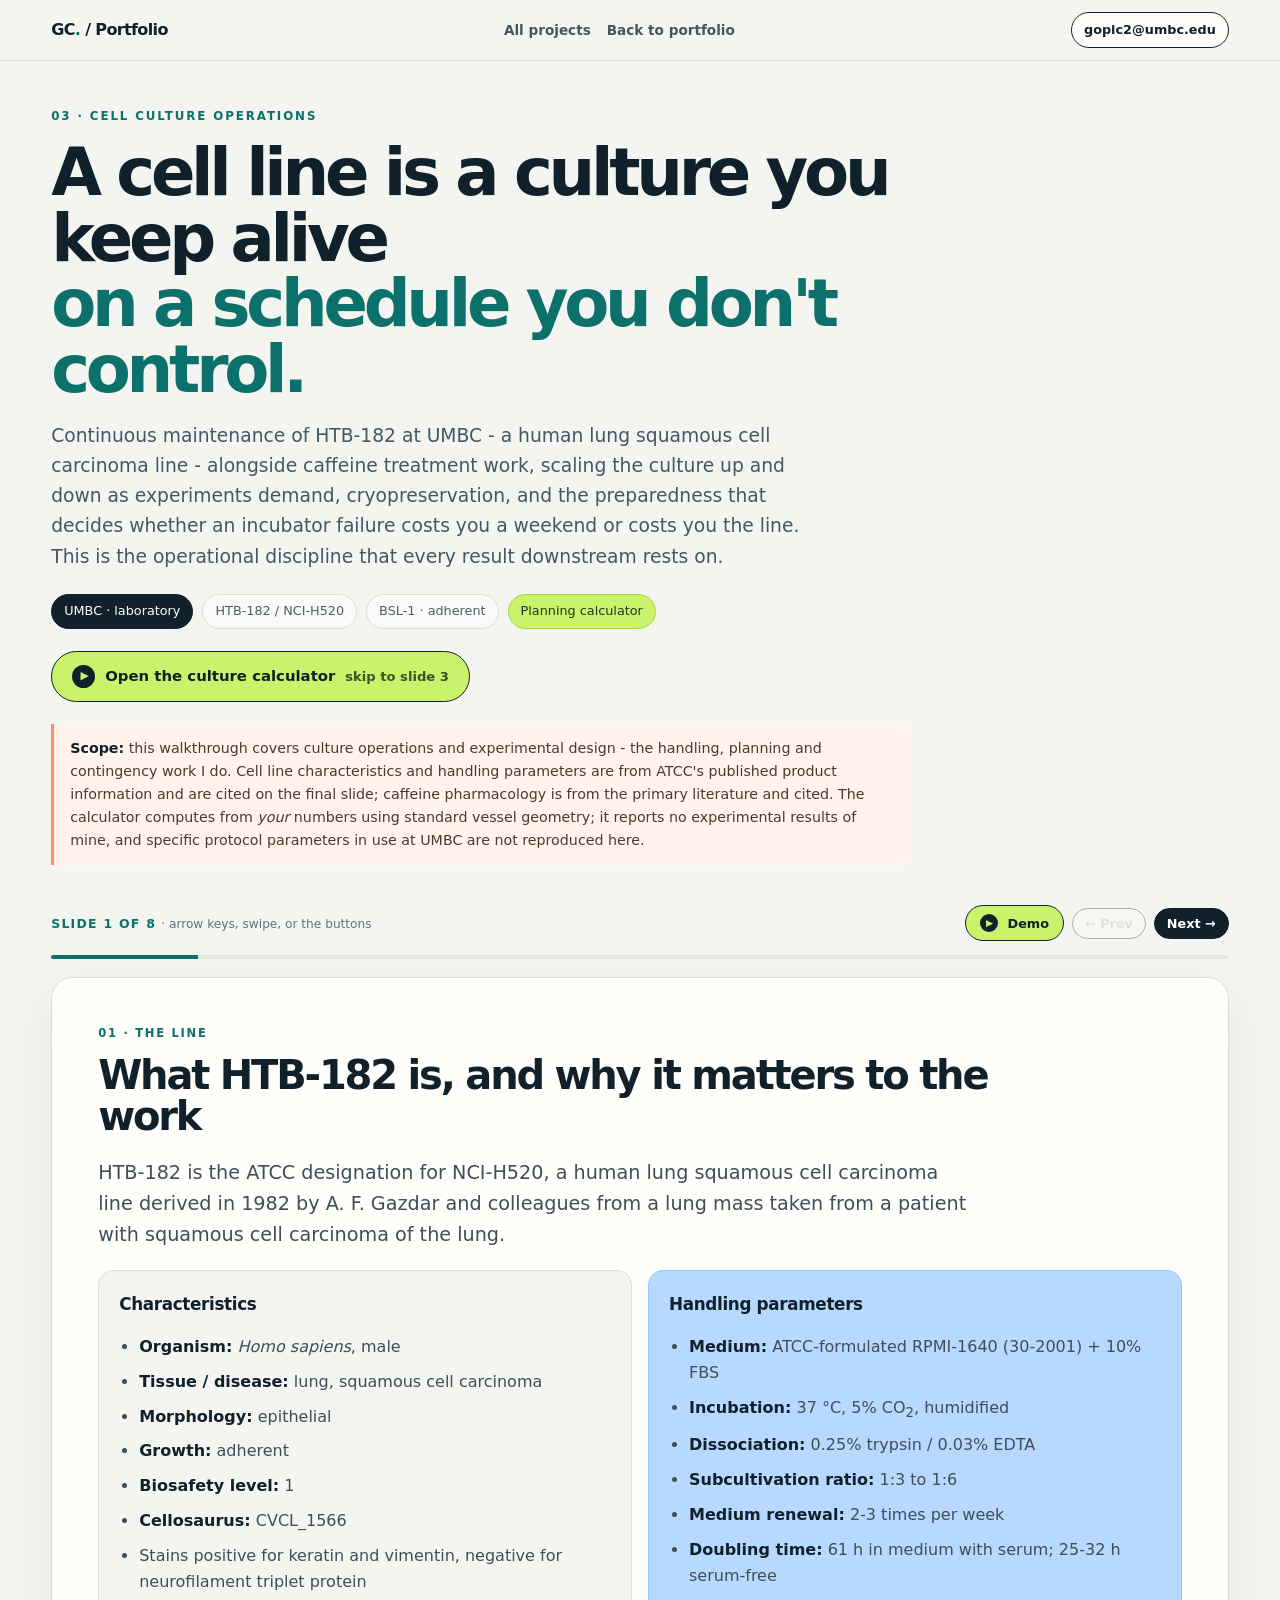
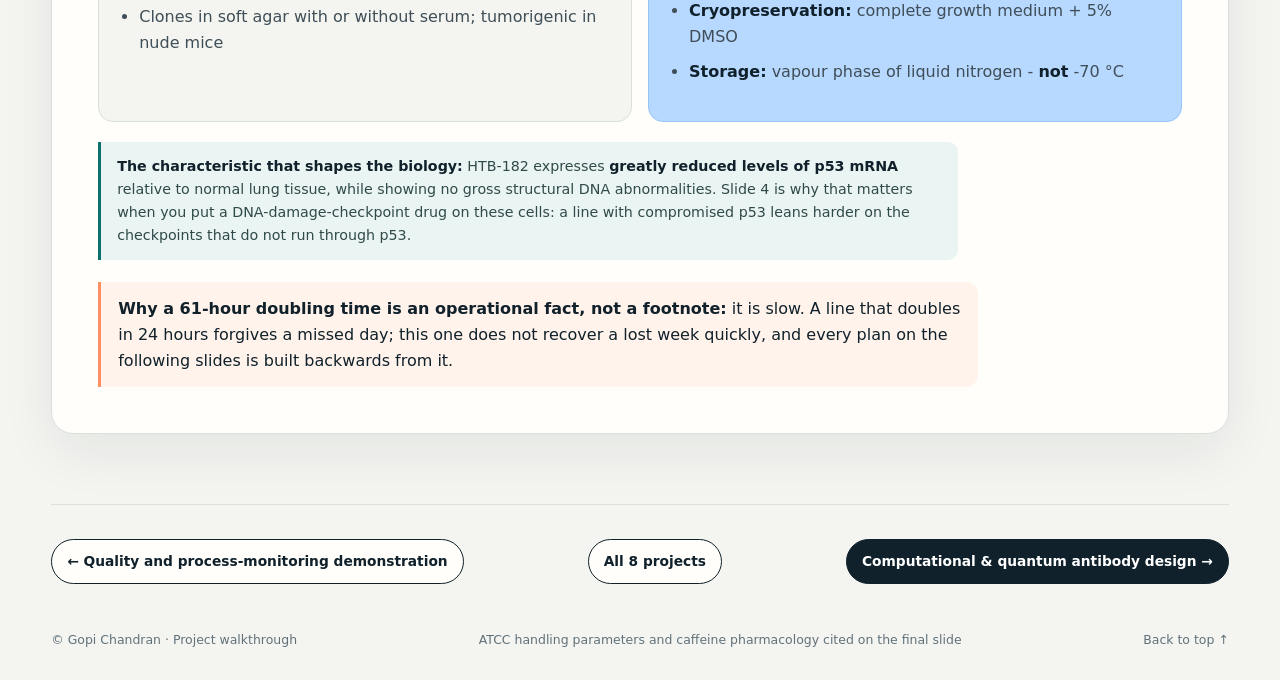
<file: projects/htb182-cell-culture/index.html>
<!doctype html>
<html lang="en">
<head>
<meta charset="utf-8">
<meta name="viewport" content="width=device-width, initial-scale=1">
<title>HTB-182 culture operations · Gopi Chandran</title>
<meta name="description" content="Continuous maintenance of HTB-182 (NCI-H520) lung squamous carcinoma cells: passaging, caffeine treatment design, scale up and down, cryopreservation, emergency preparedness, and a culture planning calculator.">
<link rel="stylesheet" href="../../assets/css/deck.css">
</head>
<body>
<div class="topbar"><div class="wrap topinner">
  <a class="wordmark" href="../../index.html">GC<span>.</span> / Portfolio</a>
  <nav class="topnav" aria-label="Project navigation">
    <a href="../index.html">All projects</a>
    <a href="../../index.html#projects">Back to portfolio</a>
    
  </nav>
  <a class="button sm light" href="mailto:gopic2@umbc.edu">gopic2@umbc.edu</a>
</div></div>

<header class="phero"><div class="wrap">
  <div class="kicker">03 · Cell culture operations</div>
  <h1>A cell line is a culture you keep alive<br><em>on a schedule you don't control.</em></h1>
  <p class="phero-sub">Continuous maintenance of HTB-182 at UMBC - a human lung squamous cell carcinoma line - alongside caffeine treatment work, scaling the culture up and down as experiments demand, cryopreservation, and the preparedness that decides whether an incubator failure costs you a weekend or costs you the line. This is the operational discipline that every result downstream rests on.</p>
  <div class="meta-row"><span class="pill solid">UMBC · laboratory</span><span class="pill">HTB-182 / NCI-H520</span><span class="pill">BSL-1 · adherent</span><span class="pill accent">Planning calculator</span></div>
  <button class="demo-jump" data-deck-goto="3"><span class="play" aria-hidden="true">&#9654;</span> Open the culture calculator<small>skip to slide 3</small></button>
  <div class="note"><strong>Scope:</strong> this walkthrough covers culture operations and experimental design - the handling, planning and contingency work I do. Cell line characteristics and handling parameters are from ATCC's published product information and are cited on the final slide; caffeine pharmacology is from the primary literature and cited. The calculator computes from <em>your</em> numbers using standard vessel geometry; it reports no experimental results of mine, and specific protocol parameters in use at UMBC are not reproduced here.</div>
</div></header>

<main class="wrap deck-shell">
  <div class="deck-bar">
    <div>
      <span class="deck-counter" data-deck-counter>Slide 1 of 8</span>
      <span class="deck-hint"> · arrow keys, swipe, or the buttons</span>
    </div>
    <div class="deck-controls">
      <button class="demo-jump" data-deck-goto="3"><span class="play" aria-hidden="true">&#9654;</span> Demo</button>
      <button class="button sm light" data-deck-prev aria-label="Previous slide">&larr; Prev</button>
      <button class="button sm primary" data-deck-next aria-label="Next slide">Next &rarr;</button>
    </div>
  </div>
  <div class="deck-track"><i data-deck-bar></i></div>
  <div data-deck>
    <section class="slide" aria-label="What HTB-182 is, and why it matters to the work">
      <div class="slide-eyebrow">01 · The line</div>
      <h2>What HTB-182 is, and why it matters to the work</h2>
      <p class="lede">HTB-182 is the ATCC designation for NCI-H520, a human lung squamous cell carcinoma line derived in 1982 by A. F. Gazdar and colleagues from a lung mass taken from a patient with squamous cell carcinoma of the lung.</p>
      <div class="cols">
        <div class="panel">
          <h3>Characteristics</h3>
          <ul>
            <li><strong>Organism:</strong> <em>Homo sapiens</em>, male</li>
            <li><strong>Tissue / disease:</strong> lung, squamous cell carcinoma</li>
            <li><strong>Morphology:</strong> epithelial</li>
            <li><strong>Growth:</strong> adherent</li>
            <li><strong>Biosafety level:</strong> 1</li>
            <li><strong>Cellosaurus:</strong> CVCL_1566</li>
            <li>Stains positive for keratin and vimentin, negative for neurofilament triplet protein</li>
            <li>Clones in soft agar with or without serum; tumorigenic in nude mice</li>
          </ul>
        </div>
        <div class="panel blue">
          <h3>Handling parameters</h3>
          <ul>
            <li><strong>Medium:</strong> ATCC-formulated RPMI-1640 (30-2001) + 10% FBS</li>
            <li><strong>Incubation:</strong> 37 °C, 5% CO<sub>2</sub>, humidified</li>
            <li><strong>Dissociation:</strong> 0.25% trypsin / 0.03% EDTA</li>
            <li><strong>Subcultivation ratio:</strong> 1:3 to 1:6</li>
            <li><strong>Medium renewal:</strong> 2-3 times per week</li>
            <li><strong>Doubling time:</strong> 61 h in medium with serum; 25-32 h serum-free</li>
            <li><strong>Cryopreservation:</strong> complete growth medium + 5% DMSO</li>
            <li><strong>Storage:</strong> vapour phase of liquid nitrogen - <strong>not</strong> -70 °C</li>
          </ul>
        </div>
      </div>
      <div class="note neutral" style="margin-top:20px"><strong>The characteristic that shapes the biology:</strong> HTB-182 expresses <strong>greatly reduced levels of p53 mRNA</strong> relative to normal lung tissue, while showing no gross structural DNA abnormalities. Slide 4 is why that matters when you put a DNA-damage-checkpoint drug on these cells: a line with compromised p53 leans harder on the checkpoints that do not run through p53.</div>
      <div class="takeaway"><strong>Why a 61-hour doubling time is an operational fact, not a footnote:</strong> it is slow. A line that doubles in 24 hours forgives a missed day; this one does not recover a lost week quickly, and every plan on the following slides is built backwards from it.</div>
    </section>

    <section class="slide" aria-label="What continuous maintenance actually looks like">
      <div class="slide-eyebrow">02 · Maintenance</div>
      <h2>What continuous maintenance actually looks like</h2>
      <p>"Maintaining a cell line" sounds like a background task. It is a standing commitment with a fixed rhythm that does not pause for exams, holidays or anyone's schedule.</p>
      <div class="flow">
        <div class="flow-step"><b>Daily</b><span>Visual check - confluence, morphology, medium colour, any sign of contamination</span></div>
        <div class="flow-step"><b>2-3× weekly</b><span>Medium renewal</span></div>
        <div class="flow-step"><b>At confluence</b><span>Passage - wash, trypsinise, neutralise, count, reseed at 1:3 to 1:6</span></div>
        <div class="flow-step"><b>Every passage</b><span>Record passage number, split ratio, count, viability, observations</span></div>
        <div class="flow-step"><b>Periodically</b><span>Freeze down vials; refresh the working bank; mycoplasma check</span></div>
      </div>
      <h3 style="margin-top:26px">The judgements that are not in the protocol</h3>
      <div class="cols">
        <div class="panel">
          <h3>Reading the flask before you touch it</h3>
          <p>Medium colour is a pH readout: yellowing means acidification from metabolism, and on a slow-growing line that usually means it is overdue rather than overgrown. Cloudiness that was not there yesterday is the one observation that should stop everything.</p>
        </div>
        <div class="panel">
          <h3>Confluence is an estimate, not a measurement</h3>
          <p>"About 80%" is a trained eye on a microscope. Getting consistent is why the same person passaging a line week after week produces more reproducible downstream data than a rota of people each doing it correctly.</p>
        </div>
        <div class="panel">
          <h3>Trypsinisation has a window</h3>
          <p>Under-trypsinise and you leave cells and skew the count; over-trypsinise and you damage membranes and lose viability. On an adherent epithelial line you watch for rounding and gentle tapping rather than running a timer.</p>
        </div>
        <div class="panel">
          <h3>Passage number is a real variable</h3>
          <p>Lines drift. Growth rate, morphology and drug response can all shift at high passage. Recording passage number is what lets you ask later whether an odd result came from the biology or from the cells having been in culture too long.</p>
        </div>
      </div>
      <div class="takeaway"><strong>The link to the quality project in this portfolio:</strong> consistency here <em>is</em> process control. Every control chart in project 02 assumes the measurement was collected the same way each time - and in cell culture, that assumption is a person's technique.</div>
    </section>

    <section class="slide" aria-label="Plan a passage, an experiment, or a freeze">
      <div class="slide-eyebrow">03 · Interactive</div>
      <h2>Plan a passage, an experiment, or a freeze</h2>
      <p>Three calculations I actually do at the bench, with the geometry and the line's published doubling time built in. Enter your own counts.</p>

      <div class="demo viz">
        <div class="demo-head">
          <h3>HTB-182 culture planning calculator</h3>
          <span class="tag">Your counts · standard vessel geometry</span>
        </div>
        <div class="demo-body">
          <div class="controls" style="margin-bottom:18px">
            <label class="control">Calculation
              <select id="mode">
                <option value="split">Passage &amp; split</option>
                <option value="plan">Plan backwards from an experiment</option>
                <option value="freeze">Cryopreservation / cell bank</option>
              </select>
            </label>
            <label class="control">Doubling time (h)
              <input type="number" id="dt" min="12" max="120" step="1" value="61" style="width:100px">
            </label>
          </div>

          <div id="fields" class="controls"></div>
          <div class="readout" id="results"></div>
          <div id="extra" style="margin-top:16px"></div>

          <figure>
            <svg id="cc-chart" viewBox="0 0 740 250" role="img" aria-labelledby="cc-t">
              <title id="cc-t">Projected cell number over time after seeding</title>
            </svg>
            <figcaption id="cc-cap"></figcaption>
          </figure>
          <div class="legend">
            <span><i style="background:var(--series-1)"></i>Projected cell number</span>
            <span><i style="background:var(--series-2)"></i>Target or confluence threshold</span>
          </div>
        </div>
      </div>

      <div class="note" style="margin-top:20px"><strong>What the projection assumes:</strong> unconstrained exponential growth at a fixed doubling time, no lag phase after seeding, and 100% plating efficiency. Real cultures have a lag of a day or so after passage, slow as they approach confluence, and plate at less than 100%. So treat the curve as an <em>upper bound</em> on how fast you will get there, and build a day of slack into any plan that has a deadline attached.</div>
    </section>

    <section class="slide" aria-label="Treating with caffeine - what it does and how to design it">
      <div class="slide-eyebrow">04 · Caffeine</div>
      <h2>Treating with caffeine - what it does and how to design it</h2>
      <p>Caffeine is a useful laboratory tool rather than a dietary curiosity, and the reason is specific: it inhibits the kinases that run the DNA damage response.</p>
      <div class="cols">
        <div class="panel">
          <h3>The mechanism</h3>
          <p>Caffeine inhibits the catalytic activity of <strong>ATM</strong> and the related kinase <strong>ATR</strong>, at concentrations similar to those that cause radiosensitization. Downstream, it blocks ATM-dependent activation of Chk2 and prevents the Cdc25C serine-216 phosphorylation that holds the G2/M checkpoint - abrogating the checkpoint and letting damaged cells proceed into mitosis.</p>
          <p style="margin-top:10px">Reported in-vitro IC<sub>50</sub> values: approximately <strong>1 mM for ATM</strong> and <strong>3 mM for ATR</strong>, with inhibition of ATM-mediated Chk2 Thr68 phosphorylation around 200 µM. DNA-PKcs is resistant; Chk1 is only marginally suppressed.</p>
        </div>
        <div class="panel sand">
          <h3>Why HTB-182 is an interesting background for it</h3>
          <p>This line expresses greatly reduced p53. Caffeine reverses the S and G2 checkpoint responses to ionising radiation and the ATR/Chk1-dependent S checkpoint after UVC, while having <strong>little effect on the G1 checkpoint</strong> - which is the p53-dependent one.</p>
          <p style="margin-top:10px">So in a p53-compromised line, you are removing checkpoint capacity from a cell that already has less of it. That is the experimentally interesting part, and it is also the reason results here will not transfer cleanly to a p53-wild-type line.</p>
        </div>
      </div>
      <h3 style="margin-top:26px">Design points I would insist on</h3>
      <ul>
        <li><strong>Vehicle control, always.</strong> Caffeine is typically dissolved in medium or a small volume of solvent; the control gets the identical volume of whatever the stock was made in.</li>
        <li><strong>Prepare stock fresh and filter-sterilise.</strong> Caffeine stocks are made at high concentration and diluted into medium; sterility and accurate dilution both matter more than they look.</li>
        <li><strong>Pre-treat before the insult.</strong> Published checkpoint work commonly adds caffeine to the medium around 30 minutes before irradiation and keeps it present for the duration.</li>
        <li><strong>Plan a dose-response, not a single dose.</strong> The ATM and ATR IC<sub>50</sub> values differ roughly three-fold, so a single concentration cannot distinguish which kinase you are acting on.</li>
        <li><strong>Watch the exposure duration.</strong> With prolonged exposure caffeine has been reported to <em>induce</em> a DNA damage response itself, rather than only suppressing one - so a long incubation is a different experiment from a short one.</li>
        <li><strong>Seed density affects everything.</strong> Confluent cultures respond differently from subconfluent ones; the calculator on slide 3 exists partly so treatment-day density is a planned number rather than whatever the flask happened to reach.</li>
      </ul>
      <div class="note neutral" style="margin-top:20px"><strong>Two caveats worth stating plainly.</strong> First, caffeine is <strong>not a specific ATM/ATR inhibitor</strong> - it acts on other enzymes including cyclic AMP phosphodiesterase, and it has been shown to induce an ATM- and p53-independent G1 delay by a mechanism that is still not established. Any result attributed to "ATM inhibition" on caffeine evidence alone is over-interpreted. Second, the millimolar concentrations used in these experiments are one to two orders of magnitude above the plasma concentrations reached by ordinary coffee consumption. This is a pharmacological tool at a laboratory dose; nothing here says anything about drinking coffee.</div>
    </section>

    <section class="slide" aria-label="Scaling up and down without wasting the line">
      <div class="slide-eyebrow">05 · Scaling</div>
      <h2>Scaling up and down without wasting the line</h2>
      <p>Experiments arrive in different sizes. The culture has to be grown to meet them and then brought back down, and on a 61-hour doubling time both directions have to be planned a week ahead.</p>
      <div class="tbl-scroll"><table>
        <thead><tr><th>Vessel</th><th>Growth area</th><th>Typical working volume</th><th>Typical use</th></tr></thead>
        <tbody>
          <tr><td>96-well plate (per well)</td><td>0.32 cm²</td><td>0.1-0.2 mL</td><td>Viability and dose-response screens</td></tr>
          <tr><td>24-well plate (per well)</td><td>1.9 cm²</td><td>0.5-1 mL</td><td>Small treatment arms</td></tr>
          <tr><td>12-well plate (per well)</td><td>3.8 cm²</td><td>1-2 mL</td><td>Imaging, small lysates</td></tr>
          <tr><td>6-well plate (per well)</td><td>9.6 cm²</td><td>2-3 mL</td><td>Treatment arms for protein or RNA</td></tr>
          <tr><td>T25 flask</td><td>25 cm²</td><td>5-7 mL</td><td>Routine maintenance; recovery after thaw</td></tr>
          <tr><td>T75 flask</td><td>75 cm²</td><td>15 mL</td><td>Standard working flask; expansion</td></tr>
          <tr><td>T175 flask</td><td>175 cm²</td><td>25-35 mL</td><td>Bulk expansion ahead of a freeze or a large experiment</td></tr>
        </tbody>
      </table></div>
      <div class="cols" style="margin-top:22px">
        <div class="panel lime">
          <h3>Scaling up</h3>
          <p>Work backwards from the experiment: cells needed → seeding density → vessels → how many doublings from today's flask → start date. On this line that arithmetic usually says "start a week earlier than feels necessary", which is precisely why it is worth doing on paper rather than by instinct.</p>
          <p style="margin-top:10px">Split across more vessels at the same seeding density rather than overloading one - a flask seeded too densely reaches confluence before the experiment and has to be passaged again, which resets the clock.</p>
        </div>
        <div class="panel">
          <h3>Scaling down</h3>
          <p>After a large experiment you do not want to keep feeding three T175s. Drop back to a single maintenance flask, and - importantly - <strong>bank the surplus rather than discarding it</strong>. An expansion that has already been grown is the cheapest cryopreservation opportunity you will get.</p>
          <p style="margin-top:10px">Scaling down is also when passage number creeps up unnoticed, because a maintenance flask passaged on autopilot accumulates passages with nothing to show for them. Thaw a fresh low-passage vial instead of carrying one culture indefinitely.</p>
        </div>
      </div>
      <div class="takeaway"><strong>The planning habit:</strong> a culture should always be sized to a known forward commitment. Flasks maintained with no experiment behind them burn reagent, incubator space and passage number - three resources that are all genuinely finite.</div>
    </section>

    <section class="slide" aria-label="The cell bank is the insurance policy">
      <div class="slide-eyebrow">06 · Cryopreservation</div>
      <h2>The cell bank is the insurance policy</h2>
      <p>Everything above assumes the culture survives. Cryopreservation is the only thing that makes that assumption safe, and a bank is only as good as the discipline behind it.</p>
      <div class="cols">
        <div class="panel">
          <h3>Freezing</h3>
          <ul>
            <li>Harvest in <strong>log phase</strong>, not at confluence - healthy, actively dividing cells survive freezing best</li>
            <li>Freeze medium: complete growth medium with <strong>5% DMSO</strong> for this line per ATCC</li>
            <li>DMSO is cytotoxic at room temperature: resuspend and get to the freezing container promptly</li>
            <li>Controlled cooling at roughly <strong>-1 °C per minute</strong> to -80 °C, then transfer to liquid nitrogen</li>
            <li>Label every vial: line, passage number, date, cells per vial, operator</li>
          </ul>
        </div>
        <div class="panel blue">
          <h3>Storing</h3>
          <ul>
            <li><strong>Vapour phase</strong> of liquid nitrogen, not submerged - ATCC recommends vapour phase unless necessary otherwise</li>
            <li><strong>Never -70 °C for long-term storage</strong> - it results in loss of viability</li>
            <li>Maintain an inventory map: tank, rack, box, position</li>
            <li>Split the bank across <strong>two locations</strong> if at all possible - one tank failure should not be an extinction event</li>
          </ul>
        </div>
      </div>
      <h3 style="margin-top:26px">Master and working banks</h3>
      <p>The structure that makes a line survivable long-term: freeze a <strong>master bank</strong> at the lowest passage you can, touch it rarely, and use it only to generate a <strong>working bank</strong> at a slightly higher passage. Routine thaws come from the working bank. When the working bank runs low, go back to the master once and regenerate.</p>
      <p>The payoff is that every experiment over years starts from material a known, small number of passages from the original - rather than from a culture that has been continuously passaged and has quietly drifted.</p>
      <div class="takeaway"><strong>Thawing matters as much as freezing:</strong> thaw rapidly at 37 °C, dilute out of DMSO promptly, and check viability. ATCC's procedure for this line transfers the vial contents into 9 mL of complete medium and centrifuges at approximately 125 × g for 5-10 minutes. A vial thawed carelessly can fail and will look like a bad freeze from three years ago.</div>
    </section>

    <section class="slide" aria-label="When something fails at 2 a.m.">
      <div class="slide-eyebrow">07 · Emergency</div>
      <h2>When something fails at 2 a.m.</h2>
      <p class="lede">Preparedness in cell culture is not a policy document. It is a set of decisions made in advance, because the ones made in the moment are made by whoever happens to be there.</p>
      <div class="tbl-scroll"><table>
        <thead><tr><th>Failure</th><th>What it costs</th><th>Prepared response</th></tr></thead>
        <tbody>
          <tr><td><strong>Incubator CO<sub>2</sub> failure</strong></td><td>pH rises; cultures stressed or lost within hours</td><td>Alarm with out-of-hours contact; a validated second incubator with space kept free; move cultures and record the excursion</td></tr>
          <tr><td><strong>Incubator temperature failure</strong></td><td>Depends on direction - overheating is fast and fatal</td><td>Same: alarm, relocate, document. Do not return cultures to an incubator that has not been re-qualified</td></tr>
          <tr><td><strong>Power outage</strong></td><td>Incubators, freezers and the LN<sub>2</sub> monitor all at once</td><td>Know what is on emergency power before it happens; keep freezer doors shut; LN<sub>2</sub> tanks hold passively but the level alarm may not</td></tr>
          <tr><td><strong>Liquid nitrogen level low</strong></td><td>Potentially the entire bank</td><td>Level alarm plus a scheduled manual check; a standing fill contract; the second-location bank is the real mitigation</td></tr>
          <tr><td><strong>Bacterial or fungal contamination</strong></td><td>One culture, or every culture in the incubator</td><td>Discard - do not attempt to rescue a working culture with antibiotics; decontaminate the incubator and biosafety cabinet; thaw fresh from the bank; investigate the source before resuming</td></tr>
          <tr><td><strong>Mycoplasma</strong></td><td>Invisible, invalidates past results</td><td>Routine testing is the only detection; quarantine new or incoming lines; if positive, discard and restart from a tested vial</td></tr>
          <tr><td><strong>Key person unavailable</strong></td><td>A line maintained by one person stops</td><td>Written protocol, current inventory, a second trained person, and a schedule that someone else can read</td></tr>
        </tbody>
      </table></div>
      <div class="cols" style="margin-top:22px">
        <div class="panel lime">
          <h3>The questions worth answering before you need them</h3>
          <ul>
            <li>If this incubator failed tonight, where would the cultures go?</li>
            <li>If every flask were lost tomorrow, how many vials are banked, at what passage, and where?</li>
            <li>Who gets the alarm, and can they physically get in?</li>
            <li>If I were unavailable for two weeks, could someone else maintain this line from what is written down?</li>
          </ul>
        </div>
        <div class="panel">
          <h3>Why contamination gets discarded</h3>
          <p>Rescuing a contaminated working culture with antibiotics is tempting and almost always wrong: it selects resistant organisms, can mask rather than clear the problem, and leaves every downstream result questionable. The bank exists precisely so that discarding is the cheap option.</p>
        </div>
      </div>
      <div class="takeaway"><strong>The underlying point:</strong> the most valuable thing in the incubator is not the cells - they are replaceable from a vial. It is the <em>continuity</em>: a line at a known passage with an unbroken record. That is what preparedness protects, and it is what a portfolio claim of "cell culture experience" should actually mean.</div>
    </section>

    <section class="slide" aria-label="References">
      <div class="slide-eyebrow">08 · Sources</div>
      <h2>References</h2>
      <ul class="refs">
        <li><strong>HTB-182 / NCI-H520 cell line characteristics and handling: human lung squamous cell carcinoma, male, epithelial, adherent, biosafety level 1; derived in 1982 by A. F. Gazdar from a lung mass; greatly reduced p53 mRNA relative to normal lung tissue with no gross structural DNA abnormalities; keratin and vimentin positive, neurofilament triplet protein negative; clones in soft agar with or without serum; ATCC-formulated RPMI-1640 (30-2001) with 10% FBS; 37 °C, 5% CO<sub>2</sub>; 0.25% trypsin / 0.03% EDTA; subcultivation ratio 1:3 to 1:6; medium renewal 2-3 times per week; doubling time 61 h with serum and 25-32 h serum-free; cryopreservation in complete growth medium with 5% DMSO; storage in the vapour phase of liquid nitrogen rather than submerged, and not at -70 °C; thaw into 9.0 mL complete medium and centrifuge at approximately 125 × g for 5-10 minutes</strong> - ATCC product information, <a href="https://www.atcc.org/products/htb-182" target="_blank" rel="noopener">HTB-182 (NCI-H520 [H520])</a>. Cellosaurus accession <a href="https://www.cellosaurus.org/CVCL_1566" target="_blank" rel="noopener">CVCL_1566</a>.</li>
        <li><strong>Caffeine inhibits the catalytic activity of ATM and ATR at concentrations similar to those causing radiosensitization; DNA-PKcs resistant; Chk1 only marginally suppressed; caffeine-treated A549 lung carcinoma cells irradiated in G2 fail to arrest progression into mitosis</strong> - Sarkaria, Busby, Tibbetts, Roos, Taya, Karnitz &amp; Abraham, "Inhibition of ATM and ATR kinase activities by the radiosensitizing agent, caffeine," <em>Cancer Research</em> 59(17):4375-4382 (1999). <a href="https://pubmed.ncbi.nlm.nih.gov/10485486/" target="_blank" rel="noopener">PMID 10485486</a>.</li>
        <li><strong>2 mM caffeine abrogating the G2/M checkpoint by inhibiting ATM, preventing Chk2 activation and Cdc25C serine-216 phosphorylation; inhibition of ATM-mediated Chk2 Thr68 phosphorylation with an IC<sub>50</sub> of approximately 200 µM</strong> - Zhou, Chaturvedi, Spring, Scott, Johanson, Mishra, Mattern, Winkler &amp; Khanna, "Caffeine abolishes the mammalian G2/M DNA damage checkpoint by inhibiting ataxia-telangiectasia-mutated kinase activity," <em>Journal of Biological Chemistry</em> 275(14):10342-10348 (2000). <a href="https://doi.org/10.1074/jbc.275.14.10342" target="_blank" rel="noopener">doi:10.1074/jbc.275.14.10342</a>.</li>
        <li><strong>In-vitro IC<sub>50</sub> of approximately 1 mM for ATM and approximately 3 mM for ATR; caffeine reversing S and G2 checkpoint responses to ionising radiation and the ATR/Chk1-dependent S checkpoint response to UVC with little effect on G1; caffeine inducing an ATM- and p53-independent G1 delay saturating at 2 mM; caffeine not being a specific ATM/ATR inhibitor, with activity on other enzymes including cyclic AMP phosphodiesterase; caffeine added 30 minutes prior to irradiation and maintained for the experiment</strong> - "Caffeine and human DNA metabolism: the magic and the mystery," <a href="https://pmc.ncbi.nlm.nih.gov/articles/PMC4046582" target="_blank" rel="noopener">PMC4046582</a>.</li>
        <li><strong>Prolonged caffeine exposure inducing a DNA damage response and p53 activation rather than only suppressing one, with cells stalling at G2/M</strong> - Baker laboratory, preprint, <a href="https://www.biorxiv.org/content/biorxiv/early/2016/08/29/072058.full.pdf" target="_blank" rel="noopener">bioRxiv 072058</a>.</li>
        <li><strong>Alternative published handling parameters for NCI-H520 (doubling time 32-60 h; split ratio 1:3 to 1:4; complete medium with 10% DMSO as an alternative freeze medium; storage at approximately -150 to -196 °C)</strong> - Cytion product data sheet, <a href="https://www.cytion.com/us/NCI-H520-Cells/305063" target="_blank" rel="noopener">NCI-H520 Cells (305063)</a>. Included because suppliers differ on these values and the difference is worth knowing.</li>
      </ul>
      <div class="note neutral"><strong>Attribution:</strong> the cell line was derived and characterised by other researchers, and the caffeine pharmacology above is the work of the cited authors. My contribution is the culture operations - maintenance, treatment setup, scaling, banking - the planning calculator on slide 3, and this walkthrough. Protocol parameters specific to the UMBC laboratory are not reproduced here.</div>
    </section>

  </div>
</main>

<footer>
  <div class="wrap pfoot"><div class="pfoot-grid">
    <a class="button light" href="../process-monitoring/index.html">&larr; Quality and process-monitoring demonstration</a>
    <a class="button light" href="../index.html">All 8 projects</a>
    <a class="button primary" href="../computational-antibody/index.html">Computational & quantum antibody design &rarr;</a>
  </div></div>
  <div class="wrap fineprint">
    <span>© Gopi Chandran · Project walkthrough</span>
    <span>ATCC handling parameters and caffeine pharmacology cited on the final slide</span>
    <span><a href="#top">Back to top &uarr;</a></span>
  </div>
</footer>
<script src="../../assets/js/deck.js"></script>
<script>
(function(){
  'use strict';
  var VESSELS=[
    {n:'96-well (per well)', a:0.32,  v:0.15},
    {n:'24-well (per well)', a:1.9,   v:0.75},
    {n:'12-well (per well)', a:3.8,   v:1.5},
    {n:'6-well (per well)',  a:9.6,   v:2.5},
    {n:'T25 flask',          a:25,    v:6},
    {n:'T75 flask',          a:75,    v:15},
    {n:'T175 flask',         a:175,   v:30}
  ];
  // A workable confluent density for an adherent epithelial monolayer.
  // Adjustable because it is a property of the line and the operator's eye.
  var CONFLUENT_PER_CM2 = 1.0e5;

  var mode=document.getElementById('mode'), dt=document.getElementById('dt');
  var fields=document.getElementById('fields'), results=document.getElementById('results'),
      extra=document.getElementById('extra');
  var svg=document.getElementById('cc-chart'), cap=document.getElementById('cc-cap');
  var NS='http://www.w3.org/2000/svg';
  var store={};

  function esc(s){return String(s).replace(/[&<>]/g,function(c){return {'&':'&amp;','<':'&lt;','>':'&gt;'}[c]})}
  function mk(t,a,x){var e=document.createElementNS(NS,t);for(var k in a)e.setAttribute(k,a[k]);if(x!==undefined)e.textContent=x;return e}
  function num(v){return Number(v).toLocaleString(undefined,{maximumFractionDigits:0})}
  function sci(v){
    if(v>=1e6) return (v/1e6).toFixed(2)+' \u00d7 10\u2076';
    if(v>=1e3) return (v/1e3).toFixed(1)+' \u00d7 10\u00b3';
    return num(v);
  }
  function vesselOptions(sel){
    return VESSELS.map(function(v,i){
      return '<option value="'+i+'"'+(i===sel?' selected':'')+'>'+v.n+'</option>';
    }).join('');
  }

  var FIELDS={
    split:[
      {id:'from', label:'Harvested from', type:'vessel', def:5},
      {id:'count',label:'Viable cells counted (total)', type:'number', def:6000000, step:100000},
      {id:'to',   label:'Reseed into', type:'vessel', def:5},
      {id:'ratio',label:'Split ratio 1:N', type:'number', def:4, min:2, max:12, step:1}
    ],
    plan:[
      {id:'need', label:'Cells needed on the day', type:'number', def:12000000, step:500000},
      {id:'to',   label:'Experiment vessel', type:'vessel', def:3},
      {id:'wells',label:'Number of wells / vessels', type:'number', def:24, min:1, step:1},
      {id:'have', label:'Cells you have today', type:'number', def:3000000, step:100000}
    ],
    freeze:[
      {id:'count', label:'Viable cells available', type:'number', def:20000000, step:1000000},
      {id:'per',   label:'Cells per vial', type:'number', def:3000000, step:500000},
      {id:'dmso',  label:'DMSO in freeze medium (%)', type:'number', def:5, min:5, max:10, step:1},
      {id:'master',label:'Reserve as master bank (vials)', type:'number', def:3, min:0, step:1}
    ]
  };

  function buildFields(){
    var f=FIELDS[mode.value];
    fields.innerHTML=f.map(function(x){
      if(x.type==='vessel'){
        return '<label class="control">'+esc(x.label)+
          '<select id="f-'+x.id+'">'+vesselOptions(store[x.id]!==undefined?store[x.id]:x.def)+'</select></label>';
      }
      var v = store[x.id]!==undefined ? store[x.id] : x.def;
      return '<label class="control">'+esc(x.label)+
        '<input type="number" id="f-'+x.id+'" value="'+v+'"'+
        (x.min!==undefined?' min="'+x.min+'"':'')+(x.max!==undefined?' max="'+x.max+'"':'')+
        (x.step?' step="'+x.step+'"':'')+' style="width:150px"></label>';
    }).join('');
    f.forEach(function(x){
      var el=document.getElementById('f-'+x.id);
      el.addEventListener('input',function(){ store[x.id]=+el.value; compute(); });
      el.addEventListener('change',function(){ store[x.id]=+el.value; compute(); });
      store[x.id] = +el.value;
    });
  }

  function tile(v,label,cls){
    return '<div><b'+(cls?' class="'+cls+'"':'')+'>'+v+'</b><small>'+esc(label)+'</small></div>';
  }

  function compute(){
    var td=Math.max(1,+dt.value||61);
    var m=mode.value, proj=null;

    if(m==='split'){
      var from=VESSELS[store.from], to=VESSELS[store.to];
      var count=Math.max(0,store.count||0), ratio=Math.max(2,store.ratio||2);
      var seed=count/ratio;
      var density=seed/to.a;
      var confluentAt=CONFLUENT_PER_CM2*to.a;
      var doublings = seed>0 ? Math.log2(confluentAt/seed) : 0;
      var days = doublings>0 ? doublings*td/24 : 0;
      results.innerHTML =
        tile(sci(seed),'Cells seeded per vessel')+
        tile(num(Math.round(density)),'Seeding density /cm\u00b2')+
        tile(ratio,'Vessels from this harvest')+
        tile(days>0?days.toFixed(1)+' d':'already confluent','Projected to confluence', days<2?'flag':'ok')+
        tile(to.v+' mL','Working volume per vessel');
      extra.innerHTML='<p style="font-size:.88rem;color:var(--text-secondary);margin:0">'+
        'Harvested from <strong>'+esc(from.n)+'</strong> ('+from.a+' cm\u00b2) into <strong>'+esc(to.n)+
        '</strong> ('+to.a+' cm\u00b2). ATCC gives a subcultivation ratio of 1:3 to 1:6 for this line'+
        (ratio>6?' \u2014 <strong>1:'+ratio+' is beyond that range</strong>, so expect a long lag or poor recovery.':
         (ratio<3?' \u2014 <strong>1:'+ratio+' is tighter than that range</strong>; the flask will be confluent again quickly.':'.'))+
        '</p>';
      proj={start:seed, target:confluentAt, targetLabel:'confluent', td:td};
      cap.textContent='Projected growth from the seeding density above to a confluent monolayer, '+
        'assuming unconstrained exponential growth at the doubling time set above.';

    } else if(m==='plan'){
      var to2=VESSELS[store.to];
      var wells=Math.max(1,store.wells||1);
      var perWell=Math.max(0,store.need||0)/wells;
      var totalNeed=Math.max(0,store.need||0);
      var have=Math.max(1,store.have||1);
      var doublings2=Math.log2(totalNeed/have);
      var days2=doublings2>0?doublings2*td/24:0;
      var density2=perWell/to2.a;
      var medium=(to2.v*wells);
      results.innerHTML=
        tile(sci(perWell),'Cells per '+to2.n.replace(' (per well)',''))+
        tile(num(Math.round(density2)),'Seeding density /cm\u00b2')+
        tile(doublings2>0?doublings2.toFixed(1):'0','Doublings required')+
        tile(days2>0?Math.ceil(days2)+' d':'ready now','Start this many days ahead', days2>10?'flag':'ok')+
        tile(medium.toFixed(0)+' mL','Medium needed to seed');
      extra.innerHTML='<p style="font-size:.88rem;color:var(--text-secondary);margin:0">'+
        'Add a day of slack for the post-passage lag, and a margin for plating efficiency below 100% \u2014 '+
        'so plan on <strong>'+(Math.ceil(days2)+2)+' days</strong> rather than '+Math.ceil(days2)+
        '. At '+td+' h per doubling, every extra doubling costs '+(td/24).toFixed(1)+' days.</p>';
      proj={start:have, target:totalNeed, targetLabel:'target', td:td};
      cap.textContent='Projected growth from the cells you have today to the number the experiment needs. '+
        'The marker line is the target; where the curve crosses it is the earliest the experiment can run.';

    } else {
      var cnt=Math.max(0,store.count||0), per=Math.max(1,store.per||1);
      var vials=Math.floor(cnt/per);
      var master=Math.min(vials,Math.max(0,store.master||0));
      var working=vials-master;
      var freezeVol=vials*1.0;
      results.innerHTML=
        tile(vials,'Vials at this density')+
        tile(master,'Master bank vials')+
        tile(working,'Working bank vials', working<2?'flag':'ok')+
        tile(store.dmso+'%','DMSO in freeze medium')+
        tile(freezeVol.toFixed(0)+' mL','Freeze medium needed (1 mL/vial)');
      extra.innerHTML='<p style="font-size:.88rem;color:var(--text-secondary);margin:0">'+
        'ATCC specifies complete growth medium with <strong>5% DMSO</strong> for this line; some suppliers use 10%. '+
        'Cool at about -1 \u00b0C per minute to -80 \u00b0C, then transfer to the vapour phase of liquid nitrogen \u2014 '+
        'not -70 \u00b0C, which loses viability. '+
        (working<2?'<strong>Fewer than two working vials is not a bank</strong> \u2014 expand further before freezing.':
                   'Split the bank across two storage locations if you can.')+
        '</p>';
      proj=null;
      cap.textContent='No growth projection for a freeze \u2014 the chart shows the recovery curve for one thawed vial '+
        'seeded into a T25, which is the number that matters when you come back to the bank.';
      var thawStart=per*0.7; // allow for post-thaw viability loss
      proj={start:thawStart, target:CONFLUENT_PER_CM2*25, targetLabel:'confluent (T25)', td:td};
    }

    draw(proj);
  }

  function draw(p){
    while(svg.childNodes.length>1) svg.removeChild(svg.lastChild);
    if(!p||!(p.start>0)){ svg.appendChild(mk('text',{x:20,y:30,'class':'axis-label'},'Enter a cell count to project growth.')); return; }
    var W=740,H=250,L=76,R=96,T=28,B=42;
    var maxDays=Math.max(4, Math.min(21, Math.ceil(Math.log2(Math.max(p.target,p.start*2)/p.start)*p.td/24)+2));
    var vals=[];
    for(var d=0;d<=maxDays;d+=0.25) vals.push([d, p.start*Math.pow(2, d*24/p.td)]);
    var top=Math.max(p.target, vals[vals.length-1][1]);
    var lo=Math.log10(Math.max(1,p.start*0.6)), hi=Math.log10(top*1.25);
    var sx=function(d){return L+d/maxDays*(W-L-R)};
    var sy=function(v){return T+(hi-Math.log10(Math.max(1,v)))/(hi-lo)*(H-T-B)};

    for(var e=Math.ceil(lo);e<=Math.floor(hi);e++){
      var v=Math.pow(10,e);
      svg.appendChild(mk('line',{x1:L,x2:W-R,y1:sy(v),y2:sy(v),'class':'grid-line'}));
      svg.appendChild(mk('text',{x:L-9,y:sy(v)+4,'class':'axis-label','text-anchor':'end'},'10'+String(e).replace(/\d/g,function(c){return '\u2070\u00b9\u00b2\u00b3\u2074\u2075\u2076\u2077\u2078\u2079'[+c]})));
    }
    svg.appendChild(mk('line',{x1:L,x2:W-R,y1:H-B,y2:H-B,'class':'axis-line'}));
    var step=maxDays<=7?1:(maxDays<=14?2:3);
    for(var d2=0;d2<=maxDays;d2+=step){
      svg.appendChild(mk('text',{x:sx(d2),y:H-22,'class':'axis-label','text-anchor':'middle'},d2));
    }
    svg.appendChild(mk('text',{x:(L+W-R)/2,y:H-5,'class':'axis-title','text-anchor':'middle'},'Days after seeding'));
    svg.appendChild(mk('text',{x:L-62,y:T-12,'class':'axis-title'},'Cells (log)'));

    svg.appendChild(mk('line',{x1:L,x2:W-R,y1:sy(p.target),y2:sy(p.target),
      stroke:'var(--series-2)','stroke-width':2,'stroke-dasharray':'5 4'}));
    svg.appendChild(mk('text',{x:W-R+6,y:sy(p.target)+4,'class':'axis-label',fill:'var(--series-2)'},p.targetLabel));

    var dpath=vals.map(function(pt,i){return (i?'L':'M')+sx(pt[0]).toFixed(1)+' '+sy(pt[1]).toFixed(1)}).join(' ');
    svg.appendChild(mk('path',{d:dpath,'class':'series-line',stroke:'var(--series-1)'}));

    var cross=null;
    for(var i=0;i<vals.length;i++){ if(vals[i][1]>=p.target){ cross=vals[i][0]; break; } }
    if(cross!==null){
      svg.appendChild(mk('circle',{cx:sx(cross),cy:sy(p.target),r:5,fill:'var(--series-1)',
        stroke:'var(--surface-1)','stroke-width':2}));
      svg.appendChild(mk('text',{x:sx(cross),y:sy(p.target)-12,'class':'value-label','text-anchor':'middle'},
        'day '+cross.toFixed(1)));
    }
  }

  mode.addEventListener('change',function(){ store={}; buildFields(); compute(); });
  dt.addEventListener('input',compute);
  buildFields(); compute();
})();
</script>
</body></html>
</file>
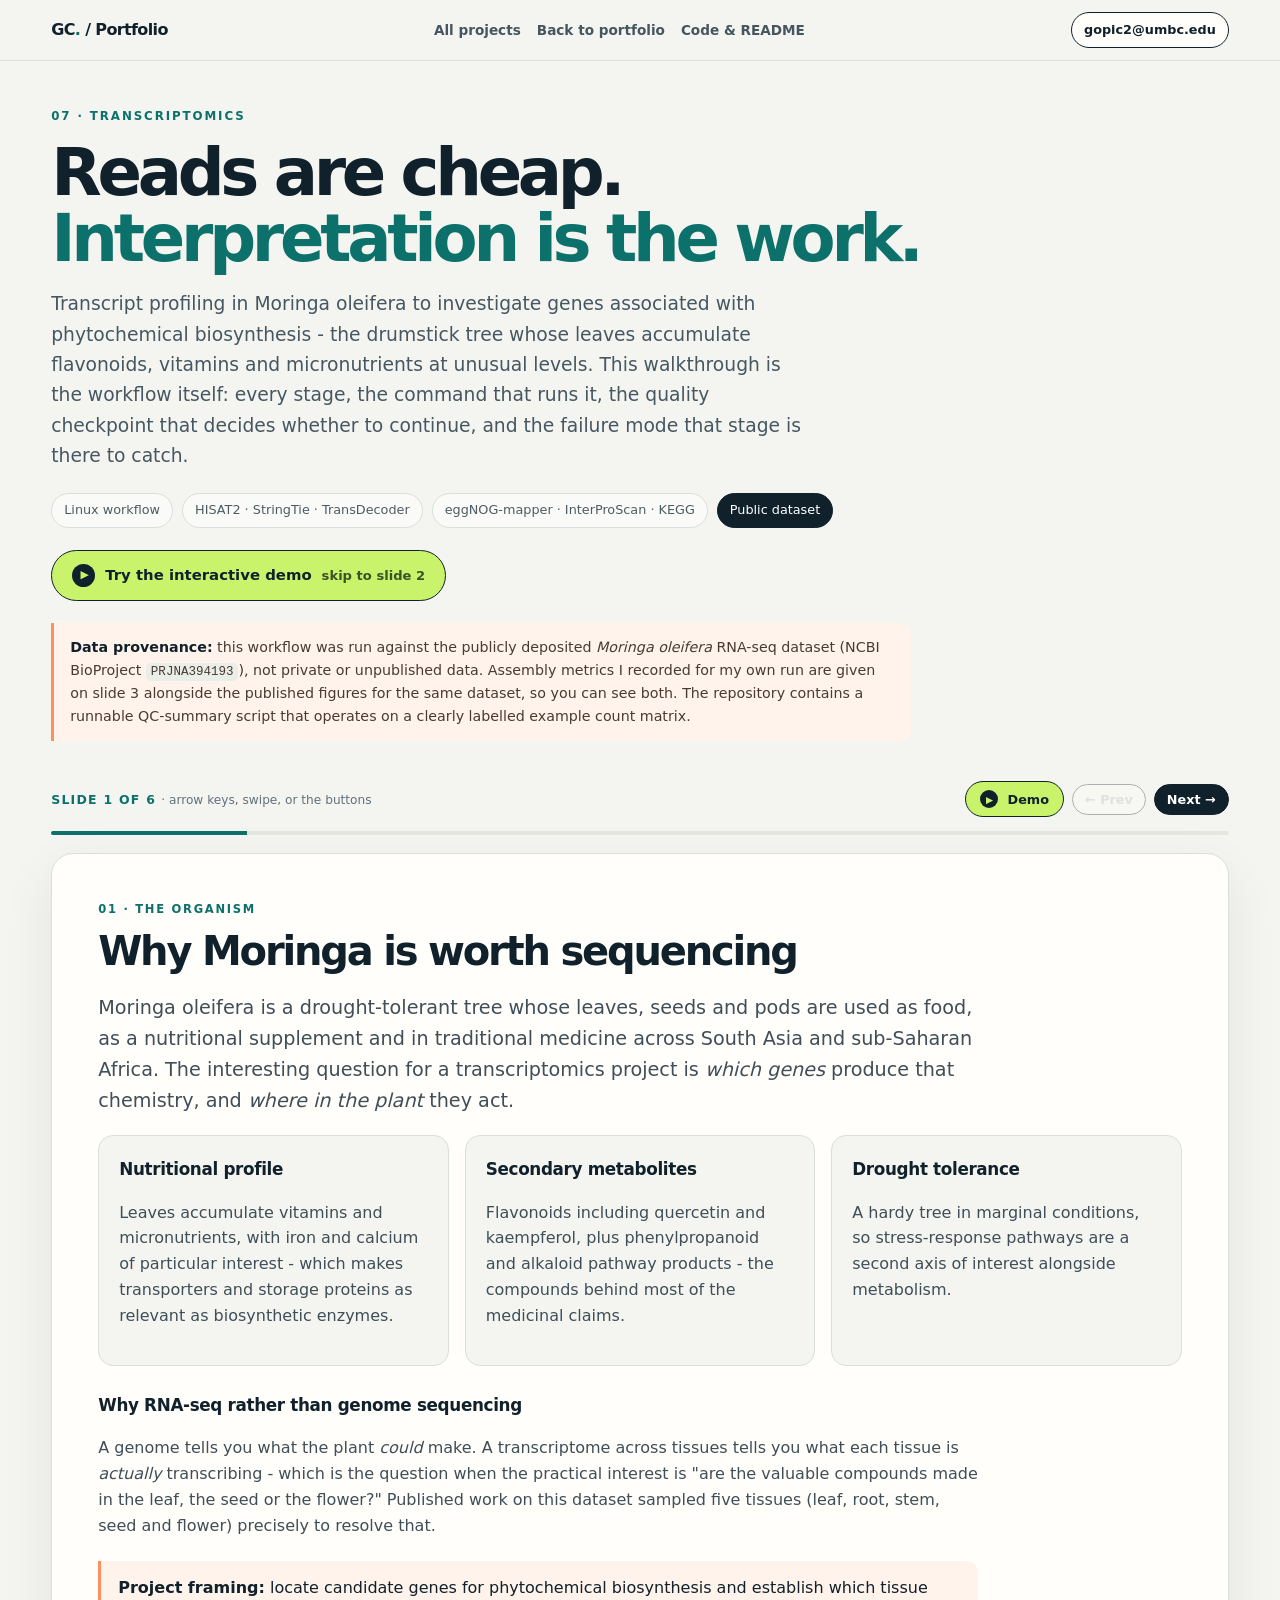
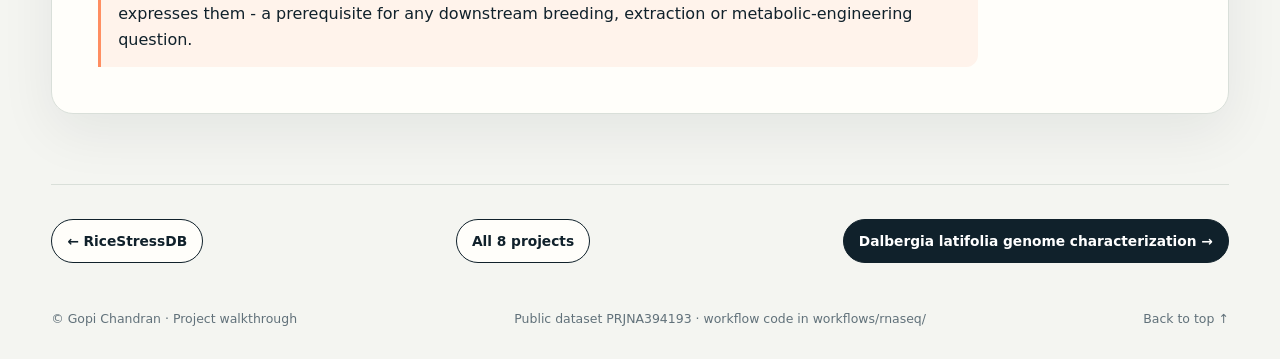
<file: projects/moringa-rnaseq/index.html>
<!doctype html>
<html lang="en">
<head>
<meta charset="utf-8">
<meta name="viewport" content="width=device-width, initial-scale=1">
<title>Moringa oleifera RNA-seq profiling · Gopi Chandran</title>
<meta name="description" content="Moringa oleifera transcriptome profiling for phytochemical biosynthesis genes: HISAT2, StringTie, TransDecoder, eggNOG-mapper, InterProScan and KEGG workflow with QC checkpoints at every stage.">
<link rel="stylesheet" href="../../assets/css/deck.css">
</head>
<body>
<div class="topbar"><div class="wrap topinner">
  <a class="wordmark" href="../../index.html">GC<span>.</span> / Portfolio</a>
  <nav class="topnav" aria-label="Project navigation">
    <a href="../index.html">All projects</a>
    <a href="../../index.html#projects">Back to portfolio</a>
    <a href="../../workflows/rnaseq/README.md">Code &amp; README</a>
  </nav>
  <a class="button sm light" href="mailto:gopic2@umbc.edu">gopic2@umbc.edu</a>
</div></div>

<header class="phero"><div class="wrap">
  <div class="kicker">07 · Transcriptomics</div>
  <h1>Reads are cheap.<br><em>Interpretation is the work.</em></h1>
  <p class="phero-sub">Transcript profiling in Moringa oleifera to investigate genes associated with phytochemical biosynthesis - the drumstick tree whose leaves accumulate flavonoids, vitamins and micronutrients at unusual levels. This walkthrough is the workflow itself: every stage, the command that runs it, the quality checkpoint that decides whether to continue, and the failure mode that stage is there to catch.</p>
  <div class="meta-row"><span class="pill">Linux workflow</span><span class="pill">HISAT2 · StringTie · TransDecoder</span><span class="pill">eggNOG-mapper · InterProScan · KEGG</span><span class="pill solid">Public dataset</span></div>
  <button class="demo-jump" data-deck-goto="2"><span class="play" aria-hidden="true">&#9654;</span> Try the interactive demo<small>skip to slide 2</small></button>
  <div class="note"><strong>Data provenance:</strong> this workflow was run against the publicly deposited <em>Moringa oleifera</em> RNA-seq dataset (NCBI BioProject <code>PRJNA394193</code>), not private or unpublished data. Assembly metrics I recorded for my own run are given on slide 3 alongside the published figures for the same dataset, so you can see both. The repository contains a runnable QC-summary script that operates on a clearly labelled example count matrix.</div>
</div></header>

<main class="wrap deck-shell">
  <div class="deck-bar">
    <div>
      <span class="deck-counter" data-deck-counter>Slide 1 of 6</span>
      <span class="deck-hint"> · arrow keys, swipe, or the buttons</span>
    </div>
    <div class="deck-controls">
      <button class="demo-jump" data-deck-goto="2"><span class="play" aria-hidden="true">&#9654;</span> Demo</button>
      <button class="button sm light" data-deck-prev aria-label="Previous slide">&larr; Prev</button>
      <button class="button sm primary" data-deck-next aria-label="Next slide">Next &rarr;</button>
    </div>
  </div>
  <div class="deck-track"><i data-deck-bar></i></div>
  <div data-deck>
    <section class="slide" aria-label="Why Moringa is worth sequencing">
      <div class="slide-eyebrow">01 · The organism</div>
      <h2>Why Moringa is worth sequencing</h2>
      <p class="lede">Moringa oleifera is a drought-tolerant tree whose leaves, seeds and pods are used as food, as a nutritional supplement and in traditional medicine across South Asia and sub-Saharan Africa. The interesting question for a transcriptomics project is <em>which genes</em> produce that chemistry, and <em>where in the plant</em> they act.</p>
      <div class="cols three">
        <div class="panel">
          <h3>Nutritional profile</h3>
          <p>Leaves accumulate vitamins and micronutrients, with iron and calcium of particular interest - which makes transporters and storage proteins as relevant as biosynthetic enzymes.</p>
        </div>
        <div class="panel">
          <h3>Secondary metabolites</h3>
          <p>Flavonoids including quercetin and kaempferol, plus phenylpropanoid and alkaloid pathway products - the compounds behind most of the medicinal claims.</p>
        </div>
        <div class="panel">
          <h3>Drought tolerance</h3>
          <p>A hardy tree in marginal conditions, so stress-response pathways are a second axis of interest alongside metabolism.</p>
        </div>
      </div>
      <h3 style="margin-top:26px">Why RNA-seq rather than genome sequencing</h3>
      <p>A genome tells you what the plant <em>could</em> make. A transcriptome across tissues tells you what each tissue is <em>actually</em> transcribing - which is the question when the practical interest is "are the valuable compounds made in the leaf, the seed or the flower?" Published work on this dataset sampled five tissues (leaf, root, stem, seed and flower) precisely to resolve that.</p>
      <div class="takeaway"><strong>Project framing:</strong> locate candidate genes for phytochemical biosynthesis and establish which tissue expresses them - a prerequisite for any downstream breeding, extraction or metabolic-engineering question.</div>
    </section>

    <section class="slide" aria-label="The pipeline, stage by stage">
      <div class="slide-eyebrow">02 · Interactive</div>
      <h2>The pipeline, stage by stage</h2>
      <p>Select any stage to see the command that runs it, what it consumes and produces, the checkpoint that decides whether to proceed, and what goes wrong if you skip the check. This is the workflow as actually operated, not a schematic.</p>

      <div class="demo viz">
        <div class="demo-head">
          <h3>RNA-seq workflow inspector</h3>
          <span class="tag">Real commands · public dataset</span>
        </div>
        <div class="demo-body">
          <div class="flow" id="stages" role="tablist" aria-label="Pipeline stages"></div>
          <div id="detail" style="margin-top:20px"></div>
        </div>
      </div>

      <div class="takeaway"><strong>The thing I would emphasise to anyone building their first pipeline:</strong> every stage above has a checkpoint, and the checkpoints are not optional decoration. A pipeline that runs end to end without error can still produce a confidently annotated transcriptome built on 40% rRNA contamination. The commands are the easy part.</div>
    </section>

    <section class="slide" aria-label="Assembly metrics, mine and published">
      <div class="slide-eyebrow">03 · Metrics</div>
      <h2>Assembly metrics, mine and published</h2>
      <p>I want to put both sets of numbers side by side rather than quote only one, because the comparison is the useful thing.</p>
      <div class="tbl-scroll"><table>
        <thead><tr><th>Metric</th><th>My run</th><th>Published, same dataset</th><th>Comment</th></tr></thead>
        <tbody>
          <tr><td>Assembly size</td><td>79.79 Mb</td><td>—</td><td>Total assembled transcript sequence</td></tr>
          <tr><td>Transcript N50</td><td><strong>2,094 bp</strong></td><td><strong>2,094 bp</strong></td><td>Matches the published assembly for this dataset exactly</td></tr>
          <tr><td>Transcripts &gt; 200 bp</td><td>66,079</td><td>—</td><td>Before collapsing isoforms to gene models</td></tr>
          <tr><td>Reads assembled</td><td>—</td><td>271 million</td><td>Across five tissues</td></tr>
          <tr><td>Predicted gene models</td><td>—</td><td>17,148</td><td>Published pipeline combined the transcriptome with the <em>M. oleifera</em> genome</td></tr>
          <tr><td>Tissues</td><td colspan="2">Leaf, root, stem, seed, flower</td><td>Cultivar Bhagya (KDM-01)</td></tr>
        </tbody>
      </table></div>
      <div class="note neutral" style="margin-top:20px"><strong>On the N50 agreement:</strong> recovering the same N50 as the published assembly is a reassuring sign that the workflow was configured sensibly - it is a reproduction check, not an independent finding, and I present it as such. The gap between 66,079 transcripts and ~17,148 gene models is the ordinary and important difference between <em>transcripts</em> (isoforms, fragments) and <em>genes</em>; quoting the transcript count as a gene count would inflate the result roughly fourfold, and that conflation is one of the most common errors in transcriptome reporting.</div>
      <h3 style="margin-top:24px">What the published analysis found</h3>
      <ul>
        <li>Candidate genes for the biosynthesis of secondary metabolites, vitamins, and ion transporters were identified, with expression confirmed for selected leads by quantitative real-time PCR.</li>
        <li>Enzymes in the biosynthesis of vitamins and metabolites including <strong>quercetin and kaempferol</strong> were highly expressed in <strong>leaves, flowers and seeds</strong>.</li>
        <li><strong>Iron transporters and calcium storage proteins</strong> were expressed in <strong>root and leaves</strong>.</li>
        <li>Overall, leaves retained the highest amount of the small molecules of interest - supported by quantitative metabolite estimation and elemental analysis, not transcript data alone.</li>
      </ul>
      <div class="takeaway"><strong>Why that last point is the most important one:</strong> the transcript evidence and the chemistry agreed. Expression data alone would have been a hypothesis; the metabolite and elemental measurements are what turned it into a finding.</div>
    </section>

    <section class="slide" aria-label="Turning sequences into biology">
      <div class="slide-eyebrow">04 · Annotation</div>
      <h2>Turning sequences into biology</h2>
      <p>Assembly produces sequences. Annotation is what makes them mean something, and it works by stacking independent lines of evidence rather than trusting any single tool.</p>
      <div class="cols">
        <div class="panel">
          <h3>TransDecoder - find the coding regions</h3>
          <p>Identifies likely open reading frames within assembled transcripts. Without this, you are annotating untranslated regions and assembly artefacts alongside real proteins.</p>
        </div>
        <div class="panel">
          <h3>BLAST - homology to known proteins</h3>
          <p>The baseline evidence: what does this look like in a curated database? Strong, but inherits every error and bias in the reference.</p>
        </div>
        <div class="panel">
          <h3>InterProScan - domain architecture</h3>
          <p>Scans for protein domains and family signatures. Catches function that sequence similarity misses, because domain composition is often conserved where overall identity is not.</p>
        </div>
        <div class="panel">
          <h3>eggNOG-mapper - orthology-based transfer</h3>
          <p>Assigns function via orthologous groups, which is more principled than "best BLAST hit" because it reasons about evolutionary relationship rather than raw similarity.</p>
        </div>
      </div>
      <h3 style="margin-top:26px">KEGG: from genes to pathways</h3>
      <p>Mapping annotated genes onto KEGG pathways is what converts a gene list into a biological claim. For this project the pathways of interest were phenylpropanoid biosynthesis (the entry point to flavonoids), flavonoid biosynthesis itself, and the vitamin and micronutrient routes.</p>
      <div class="note"><strong>The interpretation trap:</strong> a pathway "present" in KEGG output can mean every enzyme in it was found, or that two enzymes out of fifteen were found and the rest inferred by the map's structure. Those are completely different claims. Before reporting a pathway as active I check enzyme-level coverage - how many distinct EC numbers in that pathway actually have transcript support - because the pathway diagram will happily draw arrows through steps you have no evidence for.</div>
    </section>

    <section class="slide" aria-label="What makes a workflow re-runnable">
      <div class="slide-eyebrow">05 · Reproducibility</div>
      <h2>What makes a workflow re-runnable</h2>
      <p>The difference between a pipeline that works and a pipeline someone else can use is almost entirely bookkeeping - and the bookkeeping is where most bioinformatics projects quietly fail.</p>
      <div class="cols">
        <div class="panel lime">
          <h3>What I did</h3>
          <ul>
            <li>Shell scripts per stage with parameters at the top, not buried in command lines</li>
            <li>Tool versions recorded</li>
            <li>Intermediate outputs retained so a failed stage does not force a full re-run</li>
            <li>A QC report per stage rather than only at the end</li>
          </ul>
        </div>
        <div class="panel">
          <h3>What I would add now</h3>
          <ul>
            <li><strong>A workflow manager</strong> - Nextflow or Snakemake - so dependencies, resumption and parallelism are declared rather than hand-managed</li>
            <li><strong>Containers</strong> (Docker/Singularity) pinning exact tool versions; "HISAT2 2.2.1" in a README is not the same as a reproducible environment</li>
            <li><strong>A single config file</strong> for all paths and parameters</li>
            <li><strong>Checksums on inputs</strong>, so a silently changed reference is caught immediately</li>
            <li><strong>Automated MultiQC aggregation</strong> instead of reading per-sample reports by hand</li>
          </ul>
        </div>
      </div>
      <h3 style="margin-top:26px">The honest version of this project's reproducibility</h3>
      <p>It was reproducible by me, with my notes, on the same machine. That is the normal standard for student project work and it is not the standard I would want to meet in a professional setting - where "reproducible" has to mean a different person on different hardware gets the same numbers without asking me anything. Stating the gap is more useful than claiming the stronger version.</p>
      <div class="takeaway"><strong>Transferable lesson:</strong> the discipline that makes a bioinformatics pipeline trustworthy is the same discipline that makes a laboratory protocol trustworthy - parameters recorded, versions pinned, checkpoints documented, deviations noted. The medium changes; the habit does not.</div>
    </section>

    <section class="slide" aria-label="Run the QC summary, and where the numbers come from">
      <div class="slide-eyebrow">06 · Code & sources</div>
      <h2>Run the QC summary, and where the numbers come from</h2>
      <p>The repository contains a small, honest piece of this workflow: a Python script that computes QC summaries over a count matrix and writes out tables and a plot. It is explicitly <em>not</em> the full HISAT2/StringTie pipeline - it operates on a labelled example count matrix so it runs anywhere in seconds.</p>
      <pre><code>python3 -m pip install -r requirements.txt
python3 workflows/rnaseq/qc_summary.py --counts workflows/rnaseq/data/example_counts.tsv --out qc/</code></pre>
      <p>It reports library sizes, detected-gene counts per sample, the distribution of counts per gene, the proportion of reads in the top expressed genes (a useful contamination signal), and sample-sample correlation. The README in that folder sets out what a full pipeline run would add.</p>
      <ul class="refs" style="margin-top:24px">
        <li><strong>Public dataset: 271 million reads assembled with an N50 of 2,094 bp across five tissues (leaf, root, stem, seed, flower) of <em>M. oleifera</em> cultivar Bhagya (KDM-01); data deposited as NCBI BioProject PRJNA394193</strong> - K. Mohamed Shafi et al., "Dataset for the combined transcriptome assembly of <em>M. oleifera</em> and functional annotation," <em>Data in Brief</em> 30:105416 (2020). <a href="https://doi.org/10.1016/j.dib.2020.105416" target="_blank" rel="noopener">doi:10.1016/j.dib.2020.105416</a>; <a href="https://www.ncbi.nlm.nih.gov/pmc/articles/PMC7155000/" target="_blank" rel="noopener">PMC7155000</a>.</li>
        <li><strong>17,148 gene models predicted; candidate genes for secondary metabolites, vitamins and ion transporters, confirmed for selected leads by qRT-PCR; quercetin and kaempferol biosynthesis enzymes highly expressed in leaves, flowers and seeds; iron transporters and calcium storage proteins expressed in root and leaves; leaves retaining the highest amount of small molecules of interest, supported by metabolite quantification and elemental analysis</strong> - Ravooru, Rao, Sowdhamini et al., "The transcriptome enables the identification of candidate genes behind medicinal value of Drumstick tree (<em>Moringa oleifera</em>)," <em>Genomics</em> 112(1):621-628 (2020). <a href="https://doi.org/10.1016/j.ygeno.2019.04.014" target="_blank" rel="noopener">doi:10.1016/j.ygeno.2019.04.014</a>.</li>
        <li><strong>Phenylpropanoid, flavonoid and alkaloid pathway enzyme counts in <em>M. oleifera</em> seed transcriptome</strong> - M. D. K. Discar, "Transcriptomic approach to discover genes for secondary metabolite biosynthesis in <em>Moringa oleifera</em> Lam. seeds," MS thesis, Ateneo de Manila University (2017). <a href="https://archium.ateneo.edu/theses-dissertations/76" target="_blank" rel="noopener">Record</a>.</li>
        <li><strong>Tools:</strong> HISAT2 (Kim et al.), StringTie (Pertea et al.), TransDecoder (Haas et al.), eggNOG-mapper (Cantalapiedra et al.), InterProScan (Jones et al.), BLAST (Altschul et al.), KEGG (Kanehisa &amp; Goto).</li>
      </ul>
      <div class="note neutral"><strong>Attribution:</strong> the dataset and the published findings above are the work of the cited authors. My contribution is running and documenting the workflow against the public data, the assembly metrics reported for my own run on slide 3, and this walkthrough.</div>
    </section>

  </div>
</main>

<footer>
  <div class="wrap pfoot"><div class="pfoot-grid">
    <a class="button light" href="../ricestressdb/index.html">&larr; RiceStressDB</a>
    <a class="button light" href="../index.html">All 8 projects</a>
    <a class="button primary" href="../dalbergia-genomics/index.html">Dalbergia latifolia genome characterization &rarr;</a>
  </div></div>
  <div class="wrap fineprint">
    <span>© Gopi Chandran · Project walkthrough</span>
    <span>Public dataset PRJNA394193 · workflow code in workflows/rnaseq/</span>
    <span><a href="#top">Back to top &uarr;</a></span>
  </div>
</footer>
<script src="../../assets/js/deck.js"></script>
<script>
(function(){
  'use strict';
  var STAGES=[
    {k:'qc', n:'1 · Raw read QC',
     cmd:'fastqc -t 8 -o qc/raw/ reads/*_1.fastq.gz reads/*_2.fastq.gz\nmultiqc qc/raw/ -o qc/raw/',
     inp:'Paired-end FASTQ files, one pair per tissue',
     outp:'Per-sample HTML reports plus an aggregated MultiQC summary',
     check:'Per-base quality, adapter content, duplication level, GC distribution, overrepresented sequences.',
     fail:'A bimodal GC distribution usually means contamination; a spike in overrepresented sequences often means rRNA carry-over. Proceeding regardless produces an assembly whose most abundant "transcripts" are ribosomal RNA, and every downstream abundance estimate is distorted.'},
    {k:'trim', n:'2 · Trim & filter',
     cmd:'trimmomatic PE -threads 8 \\\n  reads/S1_1.fastq.gz reads/S1_2.fastq.gz \\\n  trim/S1_1P.fq.gz trim/S1_1U.fq.gz \\\n  trim/S1_2P.fq.gz trim/S1_2U.fq.gz \\\n  ILLUMINACLIP:adapters.fa:2:30:10 LEADING:3 TRAILING:3 \\\n  SLIDINGWINDOW:4:20 MINLEN:36',
     inp:'Raw FASTQ plus the adapter sequences for the library kit actually used',
     outp:'Paired and unpaired trimmed reads',
     check:'Retention rate. Re-run FastQC on trimmed output and confirm adapter content has gone.',
     fail:'Over-trimming is as damaging as under-trimming - aggressive quality cutoffs shorten reads until they no longer map uniquely, which silently reduces mapping rate and biases against lower-quality but real transcripts. If retention drops below roughly 80% I investigate rather than accept it.'},
    {k:'align', n:'3 · Align (HISAT2)',
     cmd:'hisat2-build -p 8 genome.fa moringa_idx\n\nhisat2 -p 8 -x moringa_idx \\\n  -1 trim/S1_1P.fq.gz -2 trim/S1_2P.fq.gz \\\n  --dta --summary-file align/S1.summary \\\n  | samtools sort -@ 4 -o align/S1.bam\nsamtools index align/S1.bam',
     inp:'Trimmed reads and the reference genome',
     outp:'Coordinate-sorted, indexed BAM per sample',
     check:'Overall alignment rate, concordant pair rate, and the fraction of reads spanning splice junctions.',
     fail:'A low alignment rate with good read quality points at the wrong reference, residual contamination, or a genuinely divergent sample. The --dta flag matters here: it tailors the output for downstream transcript assembly, and omitting it degrades StringTie\'s results in a way that is easy to miss.'},
    {k:'assemble', n:'4 · Assemble transcripts (StringTie)',
     cmd:'stringtie align/S1.bam -p 8 -G reference.gtf -o asm/S1.gtf -l S1\n\nstringtie --merge -G reference.gtf -o asm/merged.gtf asm/*.gtf\n\ngffcompare -r reference.gtf -o cmp asm/merged.gtf',
     inp:'Per-sample BAMs and, where available, a reference annotation',
     outp:'Per-sample GTFs, a merged assembly, and a comparison against the reference',
     check:'Transcript and gene counts, N50, exon-per-transcript distribution, and the gffcompare class codes showing how much is novel versus known.',
     fail:'Single-exon transcripts dominating the assembly usually indicates genomic DNA contamination or intronic noise rather than a biological discovery. A suspiciously high novel-transcript fraction is more often an assembly artefact than a finding.'},
    {k:'quant', n:'5 · Quantify',
     cmd:'stringtie align/S1.bam -e -B -p 8 -G asm/merged.gtf -o quant/S1/S1.gtf\n\nprepDE.py -i quant/ -g counts/gene_counts.csv -t counts/transcript_counts.csv',
     inp:'BAMs re-quantified against the merged assembly',
     outp:'Gene-level and transcript-level count matrices',
     check:'Library sizes within a comparable range; detected-gene counts consistent across samples; sample-sample correlation matching expected tissue relationships.',
     fail:'If one sample contributes a tiny library or correlates with nothing, it is a candidate for exclusion - and that decision must be made and recorded before any comparison, not after seeing which result you prefer.'},
    {k:'orf', n:'6 · Find coding regions',
     cmd:'TransDecoder.LongOrfs -t transcripts.fa\nTransDecoder.Predict  -t transcripts.fa',
     inp:'Assembled transcript sequences',
     outp:'Predicted peptides, CDS and GFF3',
     check:'Proportion of transcripts with a complete ORF; peptide length distribution.',
     fail:'A low complete-ORF fraction suggests a fragmented assembly - annotating fragments produces partial domain hits that look like weak evidence for the wrong function.'},
    {k:'annot', n:'7 · Annotate function',
     cmd:'blastp -query peptides.faa -db swissprot \\\n  -evalue 1e-5 -max_target_seqs 1 -outfmt 6 -num_threads 8 > blast.tsv\n\ninterproscan.sh -i peptides.faa -f TSV -goterms -pa -cpu 8\n\nemapper.py -i peptides.faa -o eggnog --cpu 8',
     inp:'Predicted peptides',
     outp:'Homology hits, domain assignments, GO terms, orthologous group assignments',
     check:'Annotation rate across all three methods, and crucially the agreement between them.',
     fail:'Taking the single best BLAST hit as the answer. Where homology, domain architecture and orthology disagree, that transcript needs a human decision, not an automatic label. Disagreement is information, and a pipeline that hides it produces a clean-looking annotation table nobody should trust.'},
    {k:'path', n:'8 · Pathway mapping',
     cmd:'# KEGG KAAS / KofamScan assignment, then enrichment\nkofamscan -o kegg.txt peptides.faa\n# summarise enzyme coverage per pathway of interest',
     inp:'Annotated genes with KO or EC assignments',
     outp:'Pathway assignments and enrichment results',
     check:'Enzyme-level coverage per pathway - how many distinct EC numbers in the pathway actually have transcript support.',
     fail:'Reporting a pathway as "present" on the strength of two enzymes out of fifteen. The KEGG map draws the whole pathway regardless of what you found, so the diagram implies evidence you do not have unless you report coverage explicitly.'}
  ];

  var bar=document.getElementById('stages'), det=document.getElementById('detail'), cur=0;

  function esc(s){return String(s).replace(/[&<>]/g,function(c){return {'&':'&amp;','<':'&lt;','>':'&gt;'}[c]})}

  function paint(){
    bar.innerHTML='';
    STAGES.forEach(function(s,i){
      var b=document.createElement('button');
      b.className='flow-step';
      b.setAttribute('role','tab');
      b.setAttribute('aria-selected', i===cur?'true':'false');
      b.style.cssText='text-align:left;cursor:pointer;font:inherit;border:1px solid '+
        (i===cur?'var(--ink)':'var(--line)')+';background:'+(i===cur?'var(--green)':'var(--paper)');
      b.innerHTML='<b>'+esc(s.n.split(' · ')[0])+'</b><span>'+esc(s.n.split(' · ')[1])+'</span>';
      b.addEventListener('click',function(){ cur=i; paint(); });
      bar.appendChild(b);
    });
    var s=STAGES[cur];
    det.innerHTML=
      '<h3 style="margin:0 0 10px">'+esc(s.n)+'</h3>'+
      '<pre><code>'+esc(s.cmd)+'</code></pre>'+
      '<div class="cols" style="margin-top:14px">'+
        '<div class="panel"><h3>In</h3><p>'+esc(s.inp)+'</p>'+
          '<h3 style="margin-top:14px">Out</h3><p>'+esc(s.outp)+'</p></div>'+
        '<div class="panel blue"><h3>Checkpoint</h3><p>'+esc(s.check)+'</p></div>'+
      '</div>'+
      '<div class="note" style="max-width:none"><strong>What this check catches:</strong> '+esc(s.fail)+'</div>';
  }
  paint();
})();
</script>
</body></html>
</file>
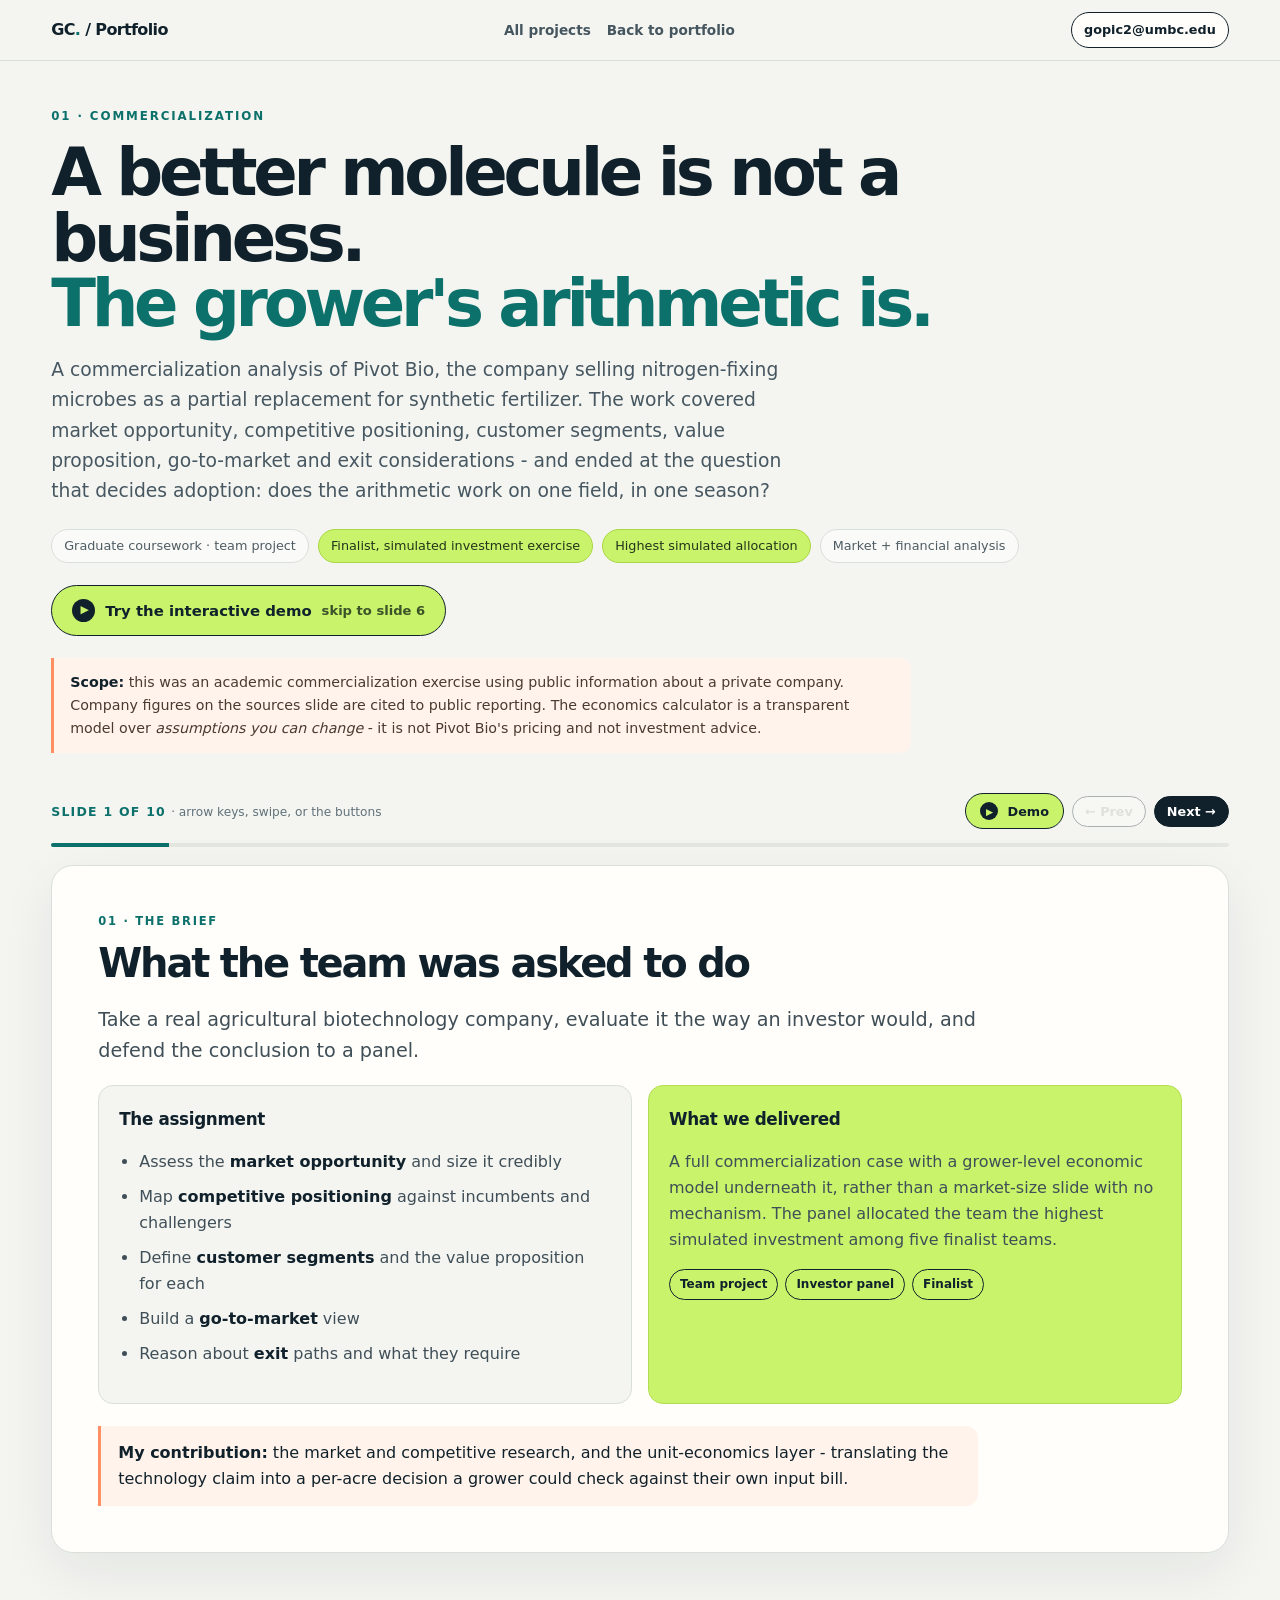
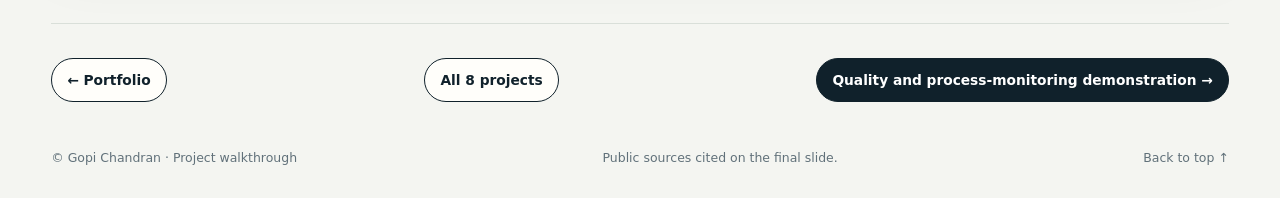
<file: projects/pivot-bio/index.html>
<!doctype html>
<html lang="en">
<head>
<meta charset="utf-8">
<meta name="viewport" content="width=device-width, initial-scale=1">
<title>Pivot Bio commercialization strategy · Gopi Chandran</title>
<meta name="description" content="Commercialization analysis of Pivot Bio's microbial nitrogen platform: market sizing, segmentation, competitive positioning, grower unit economics and exit considerations.">
<link rel="stylesheet" href="../../assets/css/deck.css">
</head>
<body>
<div class="topbar"><div class="wrap topinner">
  <a class="wordmark" href="../../index.html">GC<span>.</span> / Portfolio</a>
  <nav class="topnav" aria-label="Project navigation">
    <a href="../index.html">All projects</a>
    <a href="../../index.html#projects">Back to portfolio</a>
    
  </nav>
  <a class="button sm light" href="mailto:gopic2@umbc.edu">gopic2@umbc.edu</a>
</div></div>

<header class="phero"><div class="wrap">
  <div class="kicker">01 · Commercialization</div>
  <h1>A better molecule is not a business.<br><em>The grower's arithmetic is.</em></h1>
  <p class="phero-sub">A commercialization analysis of Pivot Bio, the company selling nitrogen-fixing microbes as a partial replacement for synthetic fertilizer. The work covered market opportunity, competitive positioning, customer segments, value proposition, go-to-market and exit considerations - and ended at the question that decides adoption: does the arithmetic work on one field, in one season?</p>
  <div class="meta-row"><span class="pill">Graduate coursework · team project</span><span class="pill accent">Finalist, simulated investment exercise</span><span class="pill accent">Highest simulated allocation</span><span class="pill">Market + financial analysis</span></div>
  <button class="demo-jump" data-deck-goto="6"><span class="play" aria-hidden="true">&#9654;</span> Try the interactive demo<small>skip to slide 6</small></button>
  <div class="note"><strong>Scope:</strong> this was an academic commercialization exercise using public information about a private company. Company figures on the sources slide are cited to public reporting. The economics calculator is a transparent model over <em>assumptions you can change</em> - it is not Pivot Bio's pricing and not investment advice.</div>
</div></header>

<main class="wrap deck-shell">
  <div class="deck-bar">
    <div>
      <span class="deck-counter" data-deck-counter>Slide 1 of 10</span>
      <span class="deck-hint"> · arrow keys, swipe, or the buttons</span>
    </div>
    <div class="deck-controls">
      <button class="demo-jump" data-deck-goto="6"><span class="play" aria-hidden="true">&#9654;</span> Demo</button>
      <button class="button sm light" data-deck-prev aria-label="Previous slide">&larr; Prev</button>
      <button class="button sm primary" data-deck-next aria-label="Next slide">Next &rarr;</button>
    </div>
  </div>
  <div class="deck-track"><i data-deck-bar></i></div>
  <div data-deck>
    <section class="slide" aria-label="What the team was asked to do">
      <div class="slide-eyebrow">01 · The brief</div>
      <h2>What the team was asked to do</h2>
      <p class="lede">Take a real agricultural biotechnology company, evaluate it the way an investor would, and defend the conclusion to a panel.</p>
      <div class="cols">
        <div class="panel">
          <h3>The assignment</h3>
          <ul>
            <li>Assess the <strong>market opportunity</strong> and size it credibly</li>
            <li>Map <strong>competitive positioning</strong> against incumbents and challengers</li>
            <li>Define <strong>customer segments</strong> and the value proposition for each</li>
            <li>Build a <strong>go-to-market</strong> view</li>
            <li>Reason about <strong>exit</strong> paths and what they require</li>
          </ul>
        </div>
        <div class="panel lime">
          <h3>What we delivered</h3>
          <p>A full commercialization case with a grower-level economic model underneath it, rather than a market-size slide with no mechanism. The panel allocated the team the highest simulated investment among five finalist teams.</p>
          <div class="chips"><span class="chip">Team project</span><span class="chip">Investor panel</span><span class="chip">Finalist</span></div>
        </div>
      </div>
      <div class="takeaway"><strong>My contribution:</strong> the market and competitive research, and the unit-economics layer - translating the technology claim into a per-acre decision a grower could check against their own input bill.</div>
    </section>

    <section class="slide" aria-label="Nitrogen is a huge market with a leaky mechanism">
      <div class="slide-eyebrow">02 · The problem</div>
      <h2>Nitrogen is a huge market with a leaky mechanism</h2>
      <p>Synthetic nitrogen underpins modern cereal yields. It is also applied in a form that a crop cannot fully capture, which is simultaneously an agronomic problem, a cost problem and an emissions problem - and that overlap is what creates room for a substitute.</p>
      <div class="cols three">
        <div class="panel">
          <span class="big">~$60B</span>
          <small>Annual synthetic nitrogen market</small>
          <p>Sold each year to sustain corn, wheat and rice alone.</p>
        </div>
        <div class="panel">
          <span class="big">~50%</span>
          <small>Share crops actually use</small>
          <p>Roughly half the applied nitrogen is taken up; the rest leaches or volatilises.</p>
        </div>
        <div class="panel">
          <span class="big">~300×</span>
          <small>N<sub>2</sub>O warming potential vs CO<sub>2</sub></small>
          <p>Part of the unused fraction leaves fields as nitrous oxide.</p>
        </div>
      </div>
      <p style="margin-top:20px">Two features make this attractive commercially rather than merely important. First, the loss is <strong>weather-dependent</strong>: a heavy rain after application can remove nitrogen the grower has already paid for. Second, nitrogen is <strong>priced on a volatile global market</strong> tied to natural gas, so the grower carries input-price risk they cannot hedge agronomically.</p>
      <div class="takeaway"><strong>Framing that shaped the rest of the analysis:</strong> the product is not competing on "greener nitrogen." It is competing on <em>delivered</em> nitrogen per dollar, with lower variance - which is a procurement argument, not an environmental one.</div>
    </section>

    <section class="slide" aria-label="What is actually being sold">
      <div class="slide-eyebrow">03 · The technology</div>
      <h2>What is actually being sold</h2>
      <p>Pivot Bio works with nitrogen-fixing microbes that associate with cereal roots, modified so that fixation is not switched off in the presence of soil nitrogen - the regulatory behaviour that normally makes these organisms useless as a fertilizer substitute in fertilised fields. The product is applied in-furrow at planting, so it must contact the seed to colonise the developing root system.</p>
      <div class="flow">
        <div class="flow-step"><b>Step 1</b><span>Screen microbes native to cereal root environments</span></div>
        <div class="flow-step"><b>Step 2</b><span>Remove the regulatory brake on nitrogen fixation</span></div>
        <div class="flow-step"><b>Step 3</b><span>Manufacture and formulate at scale</span></div>
        <div class="flow-step"><b>Step 4</b><span>In-furrow application at planting</span></div>
        <div class="flow-step"><b>Step 5</b><span>Season-long colonisation and delivery at the root</span></div>
      </div>
      <h3 style="margin-top:26px">Why the delivery mechanism is the commercial point</h3>
      <p>Synthetic nitrogen is applied in advance and then exposed to weather. A root-associated microbe delivers nitrogen where and when the plant draws it, which is the basis for the company's claims around resilience to leaching and improved nitrogen-use efficiency. It also compresses logistics dramatically: the shipped volume for a microbial product is a tiny fraction of the equivalent tonnage of synthetic fertilizer.</p>
      <div class="note neutral" style="margin-top:18px"><strong>Honest limit of the product:</strong> this is a <em>partial</em> replacement. Public performance data describes replacing on the order of 40 lb N/acre against a typical US corn programme of roughly 160-200 lb/acre. Any analysis that treats it as a full substitute is wrong, and the valuation case has to be built on partial displacement plus agronomic risk reduction.</div>
    </section>

    <section class="slide" aria-label="Sizing it without hand-waving">
      <div class="slide-eyebrow">04 · Market and segments</div>
      <h2>Sizing it without hand-waving</h2>
      <p>A credible size here is not "a share of $60 billion." It is acres × displaceable pounds per acre × price per pound, bounded by what the product can actually replace and where it can be sold.</p>
      <div class="tbl-scroll"><table>
        <thead><tr><th>Segment</th><th>Why they adopt</th><th>Friction</th><th>Priority</th></tr></thead>
        <tbody>
          <tr><td><strong>Large row-crop corn growers</strong> (US Midwest)</td><td>Input cost per acre at scale; nitrogen price volatility; already applying in-furrow</td><td>Agronomic conservatism; yield risk intolerance in a single season</td><td>Primary - beachhead</td></tr>
          <tr><td><strong>Growers under nutrient regulation</strong></td><td>Runoff and nutrient-management compliance pressure</td><td>Compliance frameworks may not yet credit the practice</td><td>Primary - policy tailwind</td></tr>
          <tr><td><strong>Sustainability-linked supply chains</strong></td><td>Scope 3 reporting; buyer programmes paying for practice change</td><td>Measurement and verification burden</td><td>Secondary - revenue stacking</td></tr>
          <tr><td><strong>Wheat and other cereals</strong></td><td>Same mechanism, different agronomy</td><td>Lower per-acre input spend; thinner margin for a premium input</td><td>Expansion</td></tr>
          <tr><td><strong>Cotton and non-cereal</strong></td><td>Platform extension into new crop economics</td><td>Requires product development per crop</td><td>Expansion - later</td></tr>
        </tbody>
      </table></div>
      <div class="takeaway"><strong>Conclusion we defended:</strong> the beachhead is not "sustainable agriculture." It is the large corn grower whose nitrogen bill is big enough that displacing ~20% of it is material, and who is already making an in-furrow pass at planting - so adoption requires no new equipment and no new field operation.</div>
    </section>

    <section class="slide" aria-label="Who else is in the lane">
      <div class="slide-eyebrow">05 · Competition</div>
      <h2>Who else is in the lane</h2>
      <p>The competitive set is wider than other microbial startups, and the most dangerous competitor is the cheapest one.</p>
      <div class="cols">
        <div class="panel sand">
          <h3>The real incumbent: synthetic nitrogen itself</h3>
          <p>Cheap per pound, universally available, agronomically understood, and backed by a century of grower habit. Any new input is priced against it and judged on a single season's yield.</p>
        </div>
        <div class="panel">
          <h3>Other biological nitrogen efforts</h3>
          <p>Multiple companies and corporate joint ventures have pursued biological nitrogen fixation. The differentiator claimed is not the idea but shipped product at scale with performance growers will accept.</p>
        </div>
        <div class="panel">
          <h3>Nitrogen-efficiency alternatives</h3>
          <p>Stabilisers, inhibitors, variable-rate application and improved timing all attack the same loss problem with lower switching cost and no biology risk.</p>
        </div>
        <div class="panel blue">
          <h3>Defensibility</h3>
          <p>Strain and trait IP, a large multi-year field dataset, direct-to-grower relationships and manufacturing scale - the data asset is arguably the strongest moat, because grower trust is earned per county, per season.</p>
        </div>
      </div>
      <div class="takeaway"><strong>Strategic read:</strong> the moat is commercial as much as molecular. A competitor can copy the concept; replicating thousands of field-years of trial data and a direct-to-farm channel is slower.</div>
    </section>

    <section class="slide" aria-label="The decision one grower makes on one field">
      <div class="slide-eyebrow">06 · Unit economics</div>
      <h2>The decision one grower makes on one field</h2>
      <p>This is the layer I built. Everything upstream - market size, segmentation, positioning - only matters if the per-acre arithmetic clears for the grower. Change the assumptions and watch where the decision flips.</p>

      <div class="demo viz">
        <div class="demo-head">
          <h3>Grower adoption calculator</h3>
          <span class="tag">Model · your assumptions, not vendor pricing</span>
        </div>
        <div class="demo-body">
          <div class="controls">
            <label class="control">Nitrogen price ($/lb N)
              <input type="range" id="npx" min="0.25" max="1.40" step="0.01" value="0.60">
              <output id="npx-o">$0.60</output>
            </label>
            <label class="control">Nitrogen displaced (lb N/acre)
              <input type="range" id="disp" min="10" max="60" step="1" value="40">
              <output id="disp-o">40 lb</output>
            </label>
            <label class="control">Product cost ($/acre)
              <input type="range" id="cost" min="5" max="45" step="1" value="22">
              <output id="cost-o">$22</output>
            </label>
            <label class="control">Application pass saved ($/acre)
              <input type="range" id="pass" min="0" max="16" step="1" value="0">
              <output id="pass-o">$0</output>
            </label>
            <label class="control">Farm size (acres)
              <input type="number" id="acres" min="1" max="20000" step="50" value="1500">
            </label>
          </div>

          <div class="readout">
            <div><b id="r-gross">$24.00</b><small>Nitrogen value displaced /ac</small></div>
            <div><b id="r-net">$2.00</b><small>Net benefit /ac</small></div>
            <div><b id="r-be">$0.55</b><small>Breakeven N price $/lb</small></div>
            <div><b id="r-farm">$3,000</b><small>Net benefit, whole farm</small></div>
            <div><b id="r-verdict">Marginal</b><small>Decision at these inputs</small></div>
          </div>

          <figure>
            <svg id="chart" viewBox="0 0 720 300" role="img" aria-labelledby="chart-t">
              <title id="chart-t">Net benefit per acre across nitrogen prices, for the chosen displacement and product cost</title>
            </svg>
            <figcaption>Net benefit per acre as the nitrogen price moves, holding your other inputs fixed. The vertical marker is the nitrogen price you set; the horizontal rule is breakeven. Below the rule the grower loses money at that nitrogen price.</figcaption>
          </figure>
          <div class="legend">
            <span><i style="background:var(--series-1)"></i>Net benefit / acre</span>
            <span><i style="background:var(--series-2)"></i>Breakeven line</span>
          </div>
          <button class="button sm light tablebtn" id="tbtn" aria-expanded="false">Show data table</button>
          <div class="tbl-scroll datatable" id="tbl" hidden></div>
        </div>
      </div>

      <div class="takeaway"><strong>What the model surfaces:</strong> at a low nitrogen price the product is a hard sell on economics alone and must win on risk reduction or a sustainability payment. As nitrogen prices rise the same product becomes an obvious purchase. That is why the company's addressable market expands and contracts with a commodity price it does not control - a core risk in the investment case.</div>
    </section>

    <section class="slide" aria-label="Selling an input growers have no habit for">
      <div class="slide-eyebrow">07 · Go-to-market</div>
      <h2>Selling an input growers have no habit for</h2>
      <div class="cols">
        <div class="panel">
          <h3>Channel: direct to grower</h3>
          <p>Going direct avoids a retail channel whose economics are tied to selling tonnes of the product being displaced. It costs more to build but keeps the agronomic narrative and the data intact.</p>
        </div>
        <div class="panel">
          <h3>Proof: trials on the grower's own ground</h3>
          <p>Adoption is won field by field. Side-by-side strips on a grower's own farm convert far better than aggregate trial statistics from elsewhere.</p>
        </div>
        <div class="panel">
          <h3>Risk transfer</h3>
          <p>Yield-protection terms, financing and price reductions move single-season risk off the grower - the single biggest barrier to a first purchase.</p>
        </div>
        <div class="panel">
          <h3>Revenue stacking</h3>
          <p>Programmes that pay growers for verified practice change lower the effective net cost, turning a marginal purchase into a clear one without discounting the product itself.</p>
        </div>
      </div>
      <h3 style="margin-top:26px">Sequencing we recommended</h3>
      <div class="flow">
        <div class="flow-step"><b>Year 1</b><span>Beachhead corn acres, heavy trial density, direct agronomy support</span></div>
        <div class="flow-step"><b>Year 2-3</b><span>Convert trial acres to whole-farm; build the multi-season dataset</span></div>
        <div class="flow-step"><b>Year 3-5</b><span>Extend to further cereals and new crops; layer practice payments</span></div>
        <div class="flow-step"><b>Year 5+</b><span>International expansion where nitrogen is costlier or regulated</span></div>
      </div>
      <div class="takeaway"><strong>Takeaway:</strong> the hard part of this business is not fermentation. It is persuading a risk-averse operator to change a programme that already works, once per year, with one chance per season.</div>
    </section>

    <section class="slide" aria-label="What each exit path demands">
      <div class="slide-eyebrow">08 · Exit</div>
      <h2>What each exit path demands</h2>
      <div class="tbl-scroll"><table>
        <thead><tr><th>Path</th><th>What the acquirer or market is buying</th><th>What has to be true first</th></tr></thead>
        <tbody>
          <tr><td><strong>Strategic acquisition</strong> (ag input major)</td><td>A biological platform and the grower relationships, folded into an existing distribution machine</td><td>Proven multi-crop performance; a channel the acquirer can absorb; IP that survives diligence</td></tr>
          <tr><td><strong>IPO</strong></td><td>Recurring, predictable revenue growth on a large displaceable market</td><td>Durable retention across grower cohorts; margin structure that improves with scale; weather-independent revenue narrative</td></tr>
          <tr><td><strong>Stay private, keep compounding</strong></td><td>Continued private capital against acreage growth</td><td>Access to capital at acceptable dilution; no forced consolidation in the category</td></tr>
          <tr><td><strong>Partial - licensing / JV by geography</strong></td><td>Regional rights where the company cannot build channel itself</td><td>Technology transferable without losing the data advantage</td></tr>
        </tbody>
      </table></div>
      <h3 style="margin-top:24px">The risks we were asked about hardest</h3>
      <ul>
        <li><strong>Commodity coupling.</strong> The value proposition weakens when nitrogen is cheap - and nitrogen prices are set by energy markets.</li>
        <li><strong>Single-season judgement.</strong> One bad field year with a visible yield gap can cost a county's worth of adoption.</li>
        <li><strong>Regulatory treatment of engineered organisms</strong> varies by jurisdiction and constrains international expansion.</li>
        <li><strong>Retention is the whole model.</strong> An annual input with a one-shot application window has to be re-won every spring.</li>
      </ul>
      <div class="takeaway"><strong>Position we took:</strong> fundable, with the recognition that this is an agronomic-trust business wearing a biotechnology badge. The technical risk was largely retired; the commercial risk was not.</div>
    </section>

    <section class="slide" aria-label="What I would do differently">
      <div class="slide-eyebrow">09 · Reflection</div>
      <h2>What I would do differently</h2>
      <div class="cols">
        <div class="panel lime">
          <h3>What worked</h3>
          <ul>
            <li>Anchoring the whole case in <strong>per-acre arithmetic</strong> rather than market-size slides - it gave the panel something to interrogate</li>
            <li>Naming synthetic nitrogen, not other startups, as the real competitor</li>
            <li>Being explicit that the product is a <strong>partial</strong> substitute</li>
          </ul>
        </div>
        <div class="panel">
          <h3>What I would strengthen</h3>
          <ul>
            <li><strong>Sensitivity analysis on retention</strong>, not just on price - churn matters more than acquisition in an annual-input model</li>
            <li>A real <strong>cost-to-serve</strong> estimate for direct-to-grower agronomy support, which we treated too lightly</li>
            <li><strong>Distributional</strong> yield outcomes rather than means; growers care about the bad tail, and so should the model</li>
          </ul>
        </div>
      </div>
      <div class="takeaway"><strong>What the project taught me, and why it is in this portfolio:</strong> I came to it from plant biotechnology, where the interesting question is whether the mechanism works. The commercial question is different and equally disciplined - whether the mechanism survives contact with a buyer's budget, risk tolerance and calendar. I now try to ask both.</div>
    </section>

    <section class="slide" aria-label="Where the public figures come from">
      <div class="slide-eyebrow">10 · Sources</div>
      <h2>Where the public figures come from</h2>
      <p>Company figures quoted in this deck are from public reporting and the company's own published materials, retrieved November 2026. They describe the company, not my analysis - the analysis is the framing, segmentation and model.</p>
      <ul class="refs">
        <li><strong>$430M Series D led by DCVC and Temasek; total equity raised over $600M; PROVEN 40 launched as the company's fourth commercial release, replacing up to 40 lb N/acre; product used on more than 1 million acres in 2021 with revenue tripling</strong> - company announcement and contemporaneous trade coverage, July 2021. <a href="https://agfundernews.com/pivot-bio-scores-430m-in-dcvc-temasek-led-series-d-round" target="_blank" rel="noopener">AgFunder News</a>, <a href="https://globalaginvesting.com/pivot-bio-raises-430m-series-d-replace-synthetic-fertilizer-using-microbes/" target="_blank" rel="noopener">Global AgInvesting</a>.</li>
        <li><strong>First commercially available microbial nitrogen in 2019; ~$60B annual synthetic nitrogen market for corn, wheat and rice; roughly half of applied synthetic nitrogen taken up by crops; nitrous oxide ~300× the warming potential of CO<sub>2</sub></strong> - company release, July 2021. <a href="https://renewable-carbon.eu/news/?p=93406" target="_blank" rel="noopener">Release text</a>.</li>
        <li><strong>In-furrow application requirement and seed contact for root colonisation; first-generation product replaced up to ~25 lb N/acre</strong> - <a href="https://www.farmprogress.com/crops/microbial-nitrogen-tech-gets-a-boost" target="_blank" rel="noopener">Farm Progress</a>, July 2021.</li>
        <li><strong>2024 performance claims: yield parity at 37+ lb/acre nitrogen reduction across 172 fields in 97 counties in 20 states; 16% nitrogen-use-efficiency improvement; typical US corn programme of 160-200 lb N/acre; 200+ patent portfolio; CERT-N for cotton; N-OVATOR practice payments</strong> - <a href="https://www.pivotbio.com/" target="_blank" rel="noopener">Pivot Bio</a> company news. Company-reported.</li>
        <li><strong>Revenue passing $100M in 2023 at 60%+ year-over-year growth; ~5 million corn acres; PROVEN 40 replacing roughly 20% of a grower's synthetic nitrogen</strong> - aggregated private-company profile, <a href="https://multiples.vc/private-comps/pivot-bio" target="_blank" rel="noopener">Multiples</a>. Secondary source; treat as indicative.</li>
      </ul>
      <div class="note neutral"><strong>A note on the numbers:</strong> several of the performance figures above are company-reported rather than independently audited, and I flagged them as such in the original analysis. Where a figure came from an aggregator rather than a primary release, I have said so. For the calculator on slide 6, no vendor pricing is assumed at all - the defaults are illustrative and every input is yours to set.</div>
    </section>

  </div>
</main>

<footer>
  <div class="wrap pfoot"><div class="pfoot-grid">
    <a class="button light" href="../../index.html#projects">&larr; Portfolio</a>
    <a class="button light" href="../index.html">All 8 projects</a>
    <a class="button primary" href="../process-monitoring/index.html">Quality and process-monitoring demonstration &rarr;</a>
  </div></div>
  <div class="wrap fineprint">
    <span>© Gopi Chandran · Project walkthrough</span>
    <span>Public sources cited on the final slide.</span>
    <span><a href="#top">Back to top &uarr;</a></span>
  </div>
</footer>
<script src="../../assets/js/deck.js"></script>
<script>
(function(){
  'use strict';
  var ids=['npx','disp','cost','pass','acres'];
  var el={};ids.forEach(function(i){el[i]=document.getElementById(i)});
  var out={npx:document.getElementById('npx-o'),disp:document.getElementById('disp-o'),
           cost:document.getElementById('cost-o'),pass:document.getElementById('pass-o')};
  var r={gross:document.getElementById('r-gross'),net:document.getElementById('r-net'),
         be:document.getElementById('r-be'),farm:document.getElementById('r-farm'),
         verdict:document.getElementById('r-verdict')};
  var svg=document.getElementById('chart');
  var tbtn=document.getElementById('tbtn'), tbl=document.getElementById('tbl');
  var NS='http://www.w3.org/2000/svg';
  var money=function(v,d){return '$'+v.toLocaleString('en-US',{minimumFractionDigits:d===undefined?2:d,maximumFractionDigits:d===undefined?2:d})};

  function state(){
    return {px:+el.npx.value, disp:+el.disp.value, cost:+el.cost.value,
            pass:+el.pass.value, acres:Math.max(1,+el.acres.value||1)};
  }
  // Net benefit per acre = value of displaced nitrogen + pass saved - product cost.
  function net(px,s){ return px*s.disp + s.pass - s.cost; }

  function mk(tag,attrs,text){
    var n=document.createElementNS(NS,tag);
    for(var k in attrs) n.setAttribute(k,attrs[k]);
    if(text!==undefined) n.textContent=text;
    return n;
  }

  function draw(s){
    while(svg.firstChild && svg.firstChild.nodeName!=='title') svg.removeChild(svg.firstChild);
    while(svg.childNodes.length>1) svg.removeChild(svg.lastChild);
    var W=720,H=300,L=58,R=18,T=30,B=46;
    var x0=0.25,x1=1.40;
    var pts=[];
    for(var p=x0;p<=x1+1e-9;p+=0.05){ pts.push([p,net(p,s)]); }
    var ys=pts.map(function(d){return d[1]});
    var ymin=Math.min.apply(null,ys.concat([0])), ymax=Math.max.apply(null,ys.concat([0]));
    var pad=(ymax-ymin)*0.12||1; ymin-=pad; ymax+=pad;
    var sx=function(v){return L+(v-x0)/(x1-x0)*(W-L-R)};
    var sy=function(v){return T+(ymax-v)/(ymax-ymin)*(H-T-B)};

    // horizontal gridlines
    var ticks=4;
    for(var i=0;i<=ticks;i++){
      var v=ymin+(ymax-ymin)*i/ticks;
      svg.appendChild(mk('line',{x1:L,x2:W-R,y1:sy(v),y2:sy(v),'class':'grid-line'}));
      svg.appendChild(mk('text',{x:L-9,y:sy(v)+4,'class':'axis-label','text-anchor':'end'},money(v,0)));
    }
    // x axis
    svg.appendChild(mk('line',{x1:L,x2:W-R,y1:sy(ymin),y2:sy(ymin),'class':'axis-line'}));
    [0.25,0.50,0.75,1.00,1.25].forEach(function(v){
      svg.appendChild(mk('text',{x:sx(v),y:H-24,'class':'axis-label','text-anchor':'middle'},money(v,2)));
    });
    svg.appendChild(mk('text',{x:(L+W-R)/2,y:H-6,'class':'axis-title','text-anchor':'middle'},'Nitrogen price ($/lb N)'));
    svg.appendChild(mk('text',{x:L-46,y:T-12,'class':'axis-title'},'Net $/ac'));

    // breakeven rule (series 2) with direct label
    svg.appendChild(mk('line',{x1:L,x2:W-R,y1:sy(0),y2:sy(0),stroke:'var(--series-2)','stroke-width':2,'stroke-dasharray':'5 4'}));
    svg.appendChild(mk('text',{x:W-R-4,y:sy(0)-7,'class':'value-label','text-anchor':'end',fill:'var(--series-2)'},'breakeven'));

    // net benefit line (series 1)
    var d=pts.map(function(pt,i){return (i?'L':'M')+sx(pt[0]).toFixed(1)+' '+sy(pt[1]).toFixed(1)}).join(' ');
    svg.appendChild(mk('path',{d:d,'class':'series-line',stroke:'var(--series-1)'}));

    // marker at the chosen price
    var cy=net(s.px,s);
    svg.appendChild(mk('line',{x1:sx(s.px),x2:sx(s.px),y1:T,y2:sy(ymin),stroke:'var(--axis)','stroke-width':1,'stroke-dasharray':'3 3'}));
    svg.appendChild(mk('circle',{cx:sx(s.px),cy:sy(cy),r:5.5,fill:'var(--series-1)',stroke:'var(--surface-1)','stroke-width':2}));
    var lx=sx(s.px)>W-150?sx(s.px)-10:sx(s.px)+10;
    svg.appendChild(mk('text',{x:lx,y:sy(cy)-12,'class':'value-label','text-anchor':sx(s.px)>W-150?'end':'start'},money(cy)+' /ac'));
  }

  function table(s){
    var rows='<table><thead><tr><th>N price ($/lb)</th><th>N value displaced /ac</th><th>Product cost /ac</th><th>Pass saved /ac</th><th>Net /ac</th></tr></thead><tbody>';
    for(var p=0.30;p<=1.35;p+=0.15){
      var n=net(p,s);
      rows+='<tr><td>'+money(p,2)+'</td><td>'+money(p*s.disp)+'</td><td>-'+money(s.cost)+'</td><td>'+money(s.pass)+'</td><td><strong>'+money(n)+'</strong></td></tr>';
    }
    return rows+'</tbody></table>';
  }

  function update(){
    var s=state();
    out.npx.textContent=money(s.px,2);
    out.disp.textContent=s.disp+' lb';
    out.cost.textContent=money(s.cost,0);
    out.pass.textContent=money(s.pass,0);
    var g=s.px*s.disp, n=net(s.px,s);
    var be=(s.cost-s.pass)/s.disp;
    r.gross.textContent=money(g);
    r.net.textContent=money(n);
    r.net.className=n>=0?'ok':'flag';
    r.be.textContent=money(be,2);
    r.farm.textContent=money(n*s.acres,0);
    var v = n<0 ? 'Loses money' : (n<6 ? 'Marginal' : (n<15 ? 'Workable' : 'Clear buy'));
    r.verdict.textContent=v;
    r.verdict.className = n<0 ? 'flag' : (n<6 ? '' : 'ok');
    draw(s);
    if(!tbl.hidden) tbl.innerHTML=table(s);
  }

  ids.forEach(function(i){ el[i].addEventListener('input',update); });
  tbtn.addEventListener('click',function(){
    tbl.hidden=!tbl.hidden;
    tbtn.setAttribute('aria-expanded',String(!tbl.hidden));
    tbtn.textContent=tbl.hidden?'Show data table':'Hide data table';
    if(!tbl.hidden) tbl.innerHTML=table(state());
  });
  document.addEventListener('slide:shown',function(){ if(svg.clientWidth||true) update(); });
  update();
})();
</script>
</body></html>
</file>
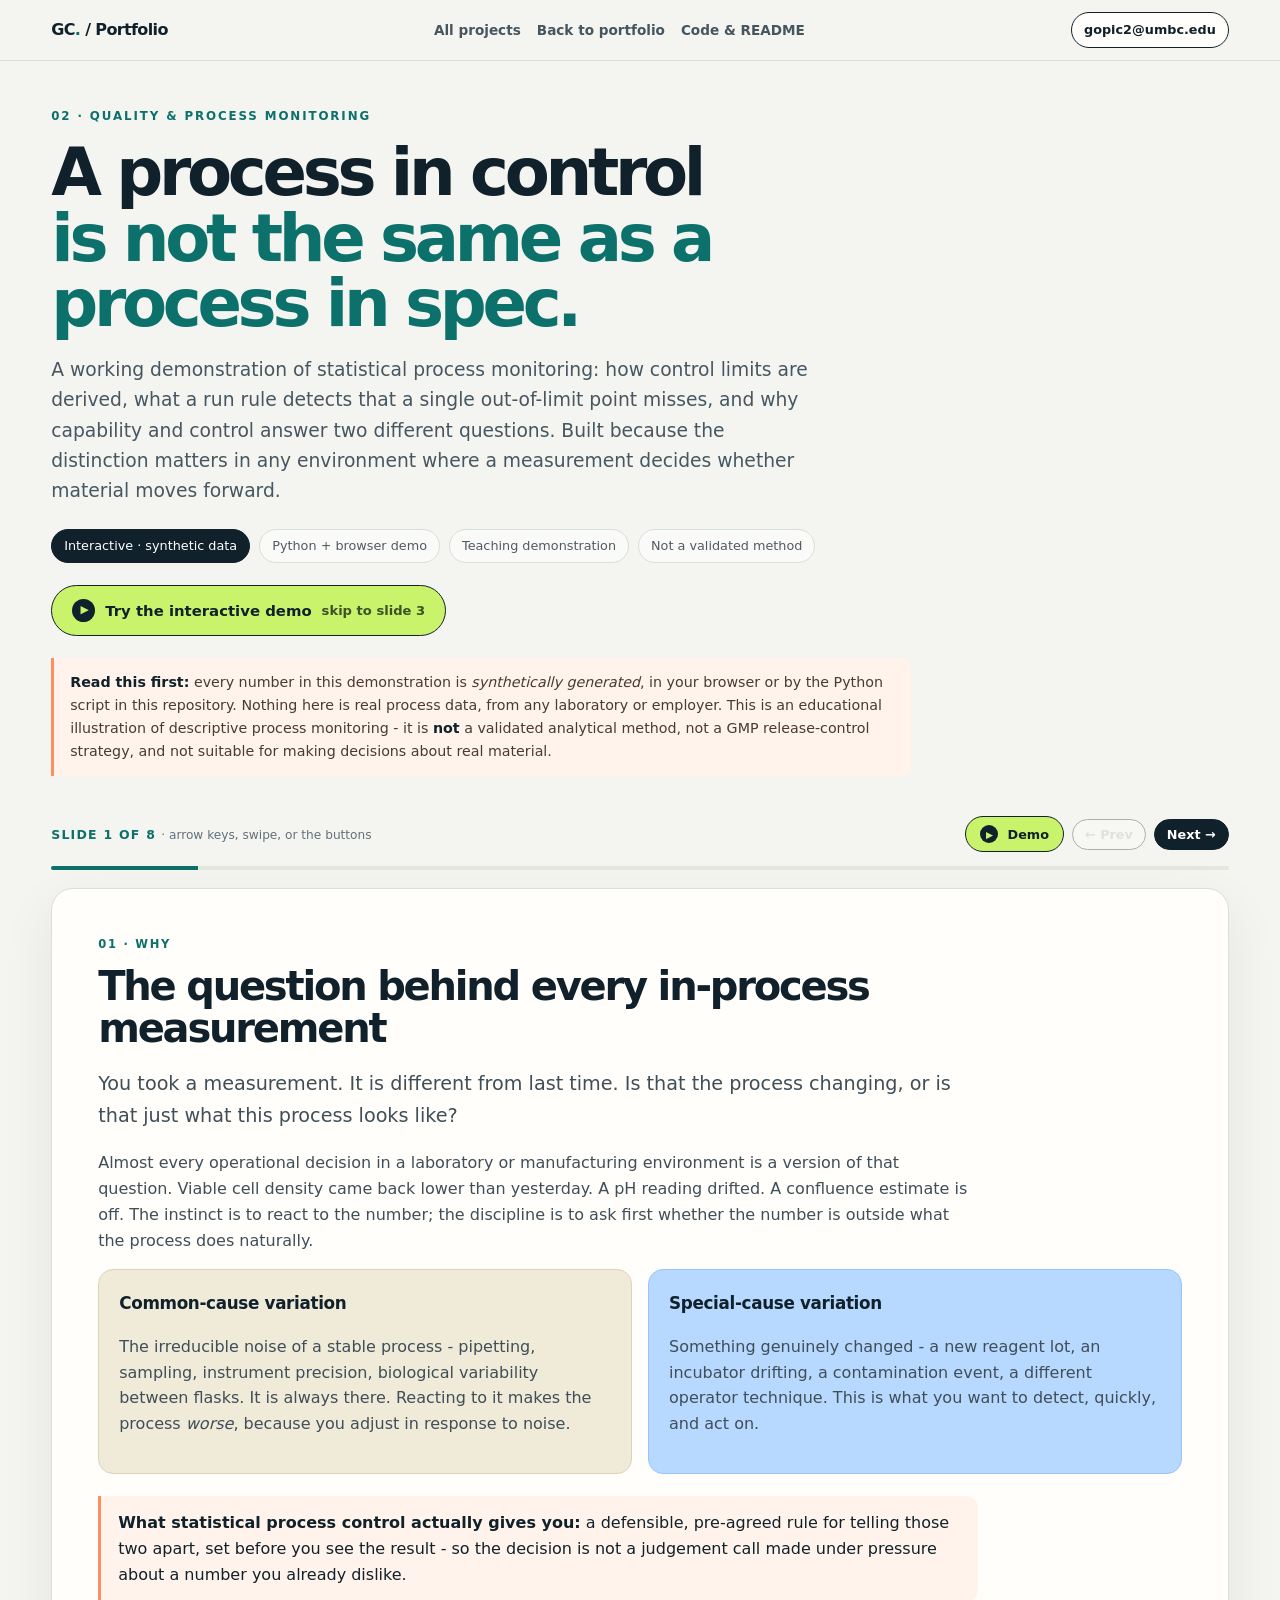
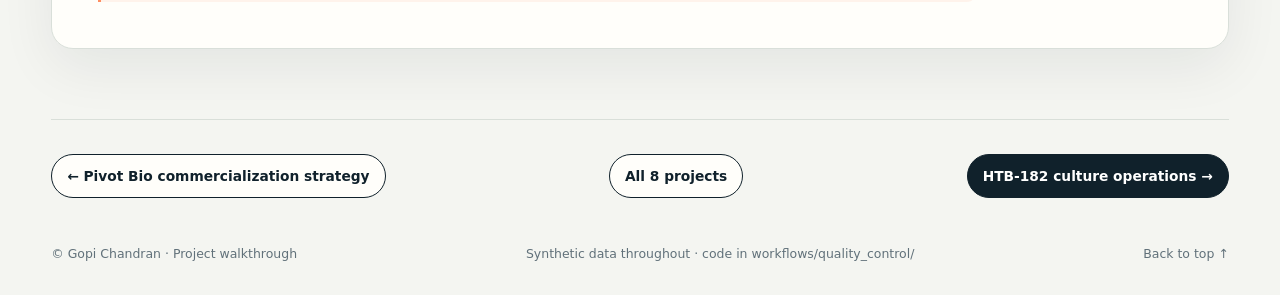
<file: projects/process-monitoring/index.html>
<!doctype html>
<html lang="en">
<head>
<meta charset="utf-8">
<meta name="viewport" content="width=device-width, initial-scale=1">
<title>Quality and process-monitoring demonstration · Gopi Chandran</title>
<meta name="description" content="Interactive statistical process control demonstration: Shewhart control charts, run rules, process capability, and the difference between control limits and specification limits.">
<link rel="stylesheet" href="../../assets/css/deck.css">
</head>
<body>
<div class="topbar"><div class="wrap topinner">
  <a class="wordmark" href="../../index.html">GC<span>.</span> / Portfolio</a>
  <nav class="topnav" aria-label="Project navigation">
    <a href="../index.html">All projects</a>
    <a href="../../index.html#projects">Back to portfolio</a>
    <a href="../../workflows/quality_control/README.md">Code &amp; README</a>
  </nav>
  <a class="button sm light" href="mailto:gopic2@umbc.edu">gopic2@umbc.edu</a>
</div></div>

<header class="phero"><div class="wrap">
  <div class="kicker">02 · Quality & process monitoring</div>
  <h1>A process in control<br><em>is not the same as a process in spec.</em></h1>
  <p class="phero-sub">A working demonstration of statistical process monitoring: how control limits are derived, what a run rule detects that a single out-of-limit point misses, and why capability and control answer two different questions. Built because the distinction matters in any environment where a measurement decides whether material moves forward.</p>
  <div class="meta-row"><span class="pill solid">Interactive · synthetic data</span><span class="pill">Python + browser demo</span><span class="pill">Teaching demonstration</span><span class="pill">Not a validated method</span></div>
  <button class="demo-jump" data-deck-goto="3"><span class="play" aria-hidden="true">&#9654;</span> Try the interactive demo<small>skip to slide 3</small></button>
  <div class="note"><strong>Read this first:</strong> every number in this demonstration is <em>synthetically generated</em>, in your browser or by the Python script in this repository. Nothing here is real process data, from any laboratory or employer. This is an educational illustration of descriptive process monitoring - it is <strong>not</strong> a validated analytical method, not a GMP release-control strategy, and not suitable for making decisions about real material.</div>
</div></header>

<main class="wrap deck-shell">
  <div class="deck-bar">
    <div>
      <span class="deck-counter" data-deck-counter>Slide 1 of 8</span>
      <span class="deck-hint"> · arrow keys, swipe, or the buttons</span>
    </div>
    <div class="deck-controls">
      <button class="demo-jump" data-deck-goto="3"><span class="play" aria-hidden="true">&#9654;</span> Demo</button>
      <button class="button sm light" data-deck-prev aria-label="Previous slide">&larr; Prev</button>
      <button class="button sm primary" data-deck-next aria-label="Next slide">Next &rarr;</button>
    </div>
  </div>
  <div class="deck-track"><i data-deck-bar></i></div>
  <div data-deck>
    <section class="slide" aria-label="The question behind every in-process measurement">
      <div class="slide-eyebrow">01 · Why</div>
      <h2>The question behind every in-process measurement</h2>
      <p class="lede">You took a measurement. It is different from last time. Is that the process changing, or is that just what this process looks like?</p>
      <p>Almost every operational decision in a laboratory or manufacturing environment is a version of that question. Viable cell density came back lower than yesterday. A pH reading drifted. A confluence estimate is off. The instinct is to react to the number; the discipline is to ask first whether the number is outside what the process does naturally.</p>
      <div class="cols">
        <div class="panel sand">
          <h3>Common-cause variation</h3>
          <p>The irreducible noise of a stable process - pipetting, sampling, instrument precision, biological variability between flasks. It is always there. Reacting to it makes the process <em>worse</em>, because you adjust in response to noise.</p>
        </div>
        <div class="panel blue">
          <h3>Special-cause variation</h3>
          <p>Something genuinely changed - a new reagent lot, an incubator drifting, a contamination event, a different operator technique. This is what you want to detect, quickly, and act on.</p>
        </div>
      </div>
      <div class="takeaway"><strong>What statistical process control actually gives you:</strong> a defensible, pre-agreed rule for telling those two apart, set before you see the result - so the decision is not a judgement call made under pressure about a number you already dislike.</div>
    </section>

    <section class="slide" aria-label="Where the limits come from - and what they are not">
      <div class="slide-eyebrow">02 · The statistics</div>
      <h2>Where the limits come from - and what they are not</h2>
      <p>A Shewhart control chart plots a measurement in time order against limits derived from the process's own behaviour during a stable baseline period.</p>
      <div class="cols">
        <div class="panel">
          <h3>Control limits</h3>
          <p>Calculated as the baseline mean ± 3 standard deviations of the baseline data. They describe <strong>what this process does</strong>. They come from the data and nothing else.</p>
          <pre><code>UCL = x̄ + 3s
CL  = x̄
LCL = x̄ - 3s</code></pre>
        </div>
        <div class="panel lime">
          <h3>Specification limits</h3>
          <p>The range the material must be in to be acceptable. They come from <strong>requirements</strong> - a protocol, a product specification, a regulatory filing. They have nothing to do with the data you collected.</p>
          <p style="margin-top:12px"><strong>These are different things and they are not interchangeable.</strong></p>
        </div>
      </div>
      <p style="margin-top:20px">Why ±3 standard deviations? Under an approximately normal, stable process, about 99.7% of observations fall inside that band, so a point outside is a roughly 1-in-370 event - rare enough to be worth investigating, common enough that you are not blind to a real shift. It is a deliberate trade between false alarms and missed signals, not a law of nature.</p>
      <div class="note"><strong>The error to avoid:</strong> drawing specification limits on a chart and calling the process "in control" because points sit inside them. A process can be wildly unstable and still inside spec (you are getting lucky), or perfectly stable and entirely outside spec (you are consistently making the wrong thing). Slides 3 and 5 separate the two.</div>
    </section>

    <section class="slide" aria-label="Break the process yourself">
      <div class="slide-eyebrow">03 · Interactive</div>
      <h2>Break the process yourself</h2>
      <p>Below is a live control chart over synthetic in-process measurements. The baseline sets the limits; then you choose what happens to the process. Add a step shift, let it drift, widen the noise - and watch which rules catch it, and how long they take.</p>

      <div class="demo viz">
        <div class="demo-head">
          <h3>Shewhart chart over synthetic measurements</h3>
          <span class="tag">Synthetic data · generated in your browser</span>
        </div>
        <div class="demo-body">
          <div class="controls">
            <label class="control">Fault injected
              <select id="fault">
                <option value="none">None - stable process</option>
                <option value="shift" selected>Step shift (new reagent lot)</option>
                <option value="drift">Gradual drift (instrument or incubator)</option>
                <option value="spread">Increased variability (technique inconsistency)</option>
                <option value="outlier">Single excursion (one bad sample)</option>
              </select>
            </label>
            <label class="control">Fault size (× baseline SD)
              <input type="range" id="size" min="0" max="4" step="0.1" value="1.5">
              <output id="size-o">1.5 SD</output>
            </label>
            <label class="control">Process noise (SD)
              <input type="range" id="noise" min="0.3" max="3" step="0.1" value="1.0">
              <output id="noise-o">1.0</output>
            </label>
            <label class="control">Run rules
              <select id="rules">
                <option value="1">Rule 1 only - point beyond 3 SD</option>
                <option value="all" selected>Rules 1-4 (see next slide)</option>
              </select>
            </label>
            <button class="button sm light" id="reseed">New random run</button>
          </div>

          <figure>
            <svg id="spc" viewBox="0 0 760 330" role="img" aria-labelledby="spc-t">
              <title id="spc-t">Control chart of synthetic in-process measurements with control limits and flagged violations</title>
            </svg>
            <figcaption>Points 1-25 are the stable baseline that sets the limits (shaded). From point 26 the chosen fault is active. Every flagged point is marked in orange; the first point to trip each rule is labelled, and hovering any point gives its value and every rule it triggered. The full list is in the table below.</figcaption>
          </figure>
          <div class="legend">
            <span><i style="background:var(--series-1)"></i>Measurement</span>
            <span><i style="background:var(--series-2)"></i>Flagged by a run rule</span>
            <span><i style="background:var(--axis)"></i>Control limits (± 3 SD)</span>
          </div>

          <div class="readout">
            <div><b id="q-n">60</b><small>Points charted</small></div>
            <div><b id="q-mean">0.00</b><small>Baseline mean</small></div>
            <div><b id="q-sd">1.00</b><small>Baseline SD</small></div>
            <div><b id="q-flag">0</b><small>Points flagged</small></div>
            <div><b id="q-first">-</b><small>First detection after fault</small></div>
          </div>
          <button class="button sm light tablebtn" id="tbtn" aria-expanded="false">Show flagged points table</button>
          <div class="tbl-scroll datatable" id="tbl" hidden></div>
        </div>
      </div>

      <div class="takeaway"><strong>Try this:</strong> set the fault to a step shift of 1.0 SD with rules 1 only. Almost nothing trips - a one-sigma shift is nearly invisible to the single-point rule. Switch to rules 1-4 and the run rules catch it within a handful of points. That gap is the entire argument for run rules.</div>
    </section>

    <section class="slide" aria-label="What a single out-of-limit point misses">
      <div class="slide-eyebrow">04 · Run rules</div>
      <h2>What a single out-of-limit point misses</h2>
      <p>A point beyond 3 SD is the obvious signal, and it is also the least sensitive one. Small sustained shifts - exactly the kind a drifting incubator or a new reagent lot produces - rarely throw a single point that far. They show up as <em>patterns</em>.</p>
      <div class="tbl-scroll"><table>
        <thead><tr><th>Rule</th><th>Pattern</th><th>What it typically means</th></tr></thead>
        <tbody>
          <tr><td><strong>1</strong></td><td>Any single point beyond 3 SD from the centre line</td><td>A gross excursion - a bad sample, a transcription error, a real and large event</td></tr>
          <tr><td><strong>2</strong></td><td>Nine consecutive points on the same side of the centre line</td><td>The process mean has moved. Nothing is out of limits; the centre has shifted</td></tr>
          <tr><td><strong>3</strong></td><td>Six consecutive points steadily increasing or decreasing</td><td>Drift - calibration, temperature, reagent degradation, cell passage effects</td></tr>
          <tr><td><strong>4</strong></td><td>Two of three consecutive points beyond 2 SD on the same side</td><td>An emerging shift, caught earlier than rule 1 would catch it</td></tr>
        </tbody>
      </table></div>
      <p style="margin-top:20px">These are a subset of the Nelson rules, which in turn descend from Western Electric's handbook. In clinical laboratory practice the closely related Westgard rules play the same role for assay quality control. The arithmetic is simple; the discipline is agreeing which rules apply <strong>before</strong> you run the samples.</p>
      <div class="cols" style="margin-top:22px">
        <div class="panel">
          <h3>The cost of more rules</h3>
          <p>Every rule you add increases sensitivity to real change and increases false alarms. Run eight rules on a stable process and you will investigate things that never happened - and teach everyone to ignore flags.</p>
        </div>
        <div class="panel">
          <h3>The cost of fewer rules</h3>
          <p>Run only rule 1 and a one-sigma shift can persist for dozens of runs unnoticed. In a cell culture context that could be an entire expansion carried out on a quietly altered process.</p>
        </div>
      </div>
      <div class="takeaway"><strong>The real skill</strong> is not computing limits - any script does that. It is choosing a rule set proportionate to the cost of a false alarm versus the cost of a missed shift, and then holding to it.</div>
    </section>

    <section class="slide" aria-label="Control and capability answer different questions">
      <div class="slide-eyebrow">05 · Capability</div>
      <h2>Control and capability answer different questions</h2>
      <p>Once a process is stable, a second and separate question arises: is the thing it stably does actually acceptable?</p>
      <div class="cols">
        <div class="panel">
          <h3>Is it in control?</h3>
          <p>Stability over time. Answered by the control chart. Uses only the process data.</p>
          <p><strong>If no:</strong> capability indices are meaningless, because there is no single stable process to describe.</p>
        </div>
        <div class="panel">
          <h3>Is it capable?</h3>
          <p>Does the stable process fit inside the specification? Answered by capability indices, which need the <em>spec</em> as an input.</p>
          <pre><code>Cp  = (USL - LSL) / 6s
Cpk = min(USL - x̄, x̄ - LSL) / 3s</code></pre>
        </div>
      </div>
      <p style="margin-top:20px"><code>Cp</code> asks whether the spread could fit in the window. <code>Cpk</code> asks whether it fits <em>where the process actually sits</em>. A process can have excellent <code>Cp</code> and poor <code>Cpk</code> simply by being off-centre - the variability is fine, the aim is wrong, and those have completely different fixes.</p>
      <div class="tbl-scroll"><table>
        <thead><tr><th>Situation</th><th>In control?</th><th>Capable?</th><th>What to do</th></tr></thead>
        <tbody>
          <tr><td>Stable, comfortably inside spec</td><td>Yes</td><td>Yes</td><td>Monitor. Change nothing.</td></tr>
          <tr><td>Stable, consistently off-centre</td><td>Yes</td><td>No - aim</td><td>Re-centre the process. Do not touch variability.</td></tr>
          <tr><td>Stable, spread wider than the window</td><td>Yes</td><td>No - spread</td><td>Reduce variability, or revisit whether the spec is right.</td></tr>
          <tr><td>Unstable, currently inside spec</td><td>No</td><td>Unanswerable</td><td>Find the special cause first. Capability numbers here are fiction.</td></tr>
        </tbody>
      </table></div>
      <div class="takeaway"><strong>Order of operations:</strong> stability before capability, always. Computing <code>Cpk</code> on an out-of-control process produces a confident number that describes nothing.</div>
    </section>

    <section class="slide" aria-label="What would have to be different in a regulated environment">
      <div class="slide-eyebrow">06 · Real systems</div>
      <h2>What would have to be different in a regulated environment</h2>
      <p>I want to be precise about the distance between this demonstration and a real quality system, because that distance is the point of the slide.</p>
      <div class="tbl-scroll"><table>
        <thead><tr><th>This demonstration</th><th>A regulated in-process monitoring programme</th></tr></thead>
        <tbody>
          <tr><td>Synthetic numbers generated on page load</td><td>Data from qualified instruments, under data-integrity controls, attributable and audit-trailed</td></tr>
          <tr><td>Limits recomputed on the fly as you move sliders</td><td>Limits established from a defined baseline, documented, version-controlled and changed only under change control</td></tr>
          <tr><td>Rule set switchable in a dropdown</td><td>Rule set pre-specified in an approved procedure before data is collected</td></tr>
          <tr><td>A flagged point is a coloured dot</td><td>A flagged point opens a documented investigation with defined responsibilities and timelines</td></tr>
          <tr><td>Script in a public repository</td><td>Validated software, qualified for intended use, with specification, testing and traceability</td></tr>
          <tr><td>No consequence</td><td>Material disposition - a decision about whether product moves forward</td></tr>
        </tbody>
      </table></div>
      <h3 style="margin-top:24px">Where I have actually worked with this thinking</h3>
      <p>In mammalian cell culture support at UMBC - HEK293 and HTB-182 maintenance - the relevant discipline is less about charting than about the conditions that make charting meaningful: consistent aseptic technique, contamination-conscious handling, equipment readiness checks, and documentation good enough that an unusual observation can be traced to something. A control chart over badly collected data is a confident-looking artefact with nothing underneath it.</p>
      <div class="takeaway"><strong>Honest statement of my position:</strong> I have the statistical literacy demonstrated here and hands-on cell culture experience where consistency matters. I have not owned a validated SPC programme in a GMP environment, and this page does not claim otherwise.</div>
    </section>

    <section class="slide" aria-label="What this demonstration assumes, and where that breaks">
      <div class="slide-eyebrow">07 · Limits</div>
      <h2>What this demonstration assumes, and where that breaks</h2>
      <ul>
        <li><strong>Independent observations.</strong> Real in-process measurements are often autocorrelated - today's reading depends on yesterday's. Autocorrelation inflates false alarms badly, and the standard chart is the wrong tool; a time-series or EWMA approach fits better.</li>
        <li><strong>Approximate normality.</strong> Many bioprocess measurements are skewed or bounded (counts, percentages, titres). Limits computed as mean ± 3 SD on a skewed distribution are asymmetric in reality but drawn symmetric here. A transformation or an attribute chart is often more appropriate.</li>
        <li><strong>A genuinely stable baseline.</strong> The limits are only meaningful if the baseline period was in control. If the baseline already contained a shift, the limits are inflated and will hide the next one.</li>
        <li><strong>Individual measurements.</strong> This is an individuals chart. With rational subgroups an X-bar and R or S chart separates within- from between-subgroup variation, which is usually more informative.</li>
        <li><strong>One variable at a time.</strong> Real processes have many correlated parameters; monitoring each independently multiplies false alarms and misses multivariate drift.</li>
      </ul>
      <div class="note neutral" style="margin-top:20px"><strong>Why list the weaknesses:</strong> because a portfolio piece that shows only what a method does is less useful than one that shows where it fails. If I brought this chart to a real process, these are the five things I would check before trusting it.</div>
    </section>

    <section class="slide" aria-label="Run it yourself">
      <div class="slide-eyebrow">08 · Code & reading</div>
      <h2>Run it yourself</h2>
      <p>The browser demo above is self-contained. The repository also contains a Python implementation that does the same analysis on a generated dataset and writes out a summary table and a chart - useful if you want to inspect the arithmetic rather than the interaction.</p>
      <pre><code>git clone https://github.com/gopichandran03/gopi-chandran-biotech-portfolio.git
cd gopi-chandran-biotech-portfolio
python3 -m pip install -r requirements.txt
python3 workflows/quality_control/process_monitor.py --fault shift --size 1.5 --seed 7</code></pre>
      <p>It prints the baseline statistics, the control limits, every rule violation with the rule that caught it, and capability indices against specification limits you pass on the command line. Add <code>--plot out.png</code> for the chart.</p>
      <h3 style="margin-top:26px">Background reading</h3>
      <ul class="refs">
        <li><strong>Shewhart control charts and the common-cause / special-cause distinction</strong> - W. A. Shewhart, <em>Economic Control of Quality of Manufactured Product</em> (1931); W. E. Deming's later work on reacting to noise ("tampering").</li>
        <li><strong>Run rules</strong> - L. S. Nelson, "The Shewhart Control Chart - Tests for Special Causes," <em>Journal of Quality Technology</em> 16(4), 1984. Descended from the Western Electric <em>Statistical Quality Control Handbook</em> (1956).</li>
        <li><strong>Westgard rules for clinical laboratory QC</strong> - J. O. Westgard et al., "A multi-rule Shewhart chart for quality control in clinical chemistry," <em>Clinical Chemistry</em> 27(3), 1981.</li>
        <li><strong>Process capability</strong> - standard treatment in D. C. Montgomery, <em>Introduction to Statistical Quality Control</em>.</li>
        <li><strong>Regulatory context for in-process controls and data integrity</strong> - ICH Q8-Q10 on pharmaceutical development, quality risk management and quality systems; relevant GMP data-integrity guidance.</li>
      </ul>
    </section>

  </div>
</main>

<footer>
  <div class="wrap pfoot"><div class="pfoot-grid">
    <a class="button light" href="../pivot-bio/index.html">&larr; Pivot Bio commercialization strategy</a>
    <a class="button light" href="../index.html">All 8 projects</a>
    <a class="button primary" href="../htb182-cell-culture/index.html">HTB-182 culture operations &rarr;</a>
  </div></div>
  <div class="wrap fineprint">
    <span>© Gopi Chandran · Project walkthrough</span>
    <span>Synthetic data throughout · code in workflows/quality_control/</span>
    <span><a href="#top">Back to top &uarr;</a></span>
  </div>
</footer>
<script src="../../assets/js/deck.js"></script>
<script>
(function(){
  'use strict';
  var svg=document.getElementById('spc');
  var NS='http://www.w3.org/2000/svg';
  var el={fault:document.getElementById('fault'),size:document.getElementById('size'),
          noise:document.getElementById('noise'),rules:document.getElementById('rules')};
  var out={size:document.getElementById('size-o'),noise:document.getElementById('noise-o')};
  var q={n:document.getElementById('q-n'),mean:document.getElementById('q-mean'),
         sd:document.getElementById('q-sd'),flag:document.getElementById('q-flag'),
         first:document.getElementById('q-first')};
  var tbtn=document.getElementById('tbtn'), tbl=document.getElementById('tbl');
  var BASE=25, N=60, TARGET=50, seed=7;

  // Deterministic PRNG so a "run" is reproducible until reseeded.
  function rng(){ seed=(seed*1103515245+12345)&0x7fffffff; return seed/0x7fffffff; }
  function gauss(){ var u=1-rng(), v=rng(); return Math.sqrt(-2*Math.log(u))*Math.cos(2*Math.PI*v); }

  function generate(){
    var sd=+el.noise.value, k=+el.size.value, fault=el.fault.value, xs=[];
    for(var i=0;i<N;i++){
      var v=TARGET+gauss()*sd;
      if(i>=BASE){
        var t=i-BASE;
        if(fault==='shift')   v+=k*sd;
        if(fault==='drift')   v+=k*sd*(t/(N-BASE));
        if(fault==='spread')  v+=gauss()*sd*k;
        if(fault==='outlier'&&t===10) v+=k*sd*3;
      }
      xs.push(v);
    }
    return xs;
  }

  function stats(xs){
    var m=xs.reduce(function(a,b){return a+b},0)/xs.length;
    var s=Math.sqrt(xs.reduce(function(a,b){return a+(b-m)*(b-m)},0)/(xs.length-1));
    return {mean:m, sd:s};
  }

  // Rule 1: beyond 3 SD. Rule 2: nine on one side. Rule 3: six monotone.
  // Rule 4: two of three beyond 2 SD, same side.
  function evaluate(xs,st,useAll){
    var flags={};
    function add(i,r){ (flags[i]=flags[i]||[]).push(r); }
    for(var i=0;i<xs.length;i++){
      if(Math.abs(xs[i]-st.mean)>3*st.sd) add(i,1);
    }
    if(useAll){
      var side=xs.map(function(v){return v>st.mean?1:(v<st.mean?-1:0)});
      var run=0;
      for(var i=0;i<xs.length;i++){
        run = (i>0 && side[i]===side[i-1] && side[i]!==0) ? run+1 : 1;
        if(run>=9) add(i,2);
      }
      for(var i=5;i<xs.length;i++){
        var up=true, dn=true;
        for(var j=i-5;j<i;j++){ if(!(xs[j+1]>xs[j])) up=false; if(!(xs[j+1]<xs[j])) dn=false; }
        if(up||dn) add(i,3);
      }
      for(var i=2;i<xs.length;i++){
        var hi=0, lo=0;
        for(var j=i-2;j<=i;j++){
          if(xs[j]-st.mean>2*st.sd) hi++;
          if(st.mean-xs[j]>2*st.sd) lo++;
        }
        if(hi>=2||lo>=2) add(i,4);
      }
    }
    return flags;
  }

  function mk(tag,attrs,text){
    var n=document.createElementNS(NS,tag);
    for(var k in attrs) n.setAttribute(k,attrs[k]);
    if(text!==undefined) n.textContent=text;
    return n;
  }

  function render(){
    out.size.textContent=(+el.size.value).toFixed(1)+' SD';
    out.noise.textContent=(+el.noise.value).toFixed(1);
    var xs=generate();
    var st=stats(xs.slice(0,BASE));
    var flags=evaluate(xs,st,el.rules.value==='all');

    while(svg.childNodes.length>1) svg.removeChild(svg.lastChild);
    // Right margin carries the limit labels so they never sit over the data.
    var W=760,H=330,L=58,R=92,T=28,B=44;
    var ucl=st.mean+3*st.sd, lcl=st.mean-3*st.sd;
    var lo=Math.min(lcl,Math.min.apply(null,xs)), hi=Math.max(ucl,Math.max.apply(null,xs));
    var pad=(hi-lo)*0.1; lo-=pad; hi+=pad;
    var sx=function(i){return L+i/(N-1)*(W-L-R)};
    var sy=function(v){return T+(hi-v)/(hi-lo)*(H-T-B)};

    // baseline region
    svg.appendChild(mk('rect',{x:L,y:T,width:sx(BASE-1)-L,height:H-T-B,fill:'var(--seq-100)',opacity:'0.35'}));
    svg.appendChild(mk('text',{x:L+6,y:T+14,'class':'axis-label'},'baseline (sets limits)'));

    // gridlines + y labels
    for(var i=0;i<=4;i++){
      var v=lo+(hi-lo)*i/4;
      svg.appendChild(mk('line',{x1:L,x2:W-R,y1:sy(v),y2:sy(v),'class':'grid-line'}));
      svg.appendChild(mk('text',{x:L-9,y:sy(v)+4,'class':'axis-label','text-anchor':'end'},v.toFixed(1)));
    }
    // limits
    [[ucl,'UCL +3 SD'],[st.mean,'CL'],[lcl,'LCL -3 SD']].forEach(function(p){
      var dash = p[1]==='CL' ? '' : '6 4';
      var ln=mk('line',{x1:L,x2:W-R,y1:sy(p[0]),y2:sy(p[0]),stroke:'var(--axis)','stroke-width':1.5});
      if(dash) ln.setAttribute('stroke-dasharray',dash);
      svg.appendChild(ln);
      svg.appendChild(mk('text',{x:W-R+6,y:sy(p[0])+4,'class':'axis-label'},p[1]));
    });
    svg.appendChild(mk('text',{x:(L+W-R)/2,y:H-6,'class':'axis-title','text-anchor':'middle'},'Observation (time order)'));
    svg.appendChild(mk('text',{x:L-46,y:T-12,'class':'axis-title'},'Value'));
    // fault onset
    svg.appendChild(mk('line',{x1:sx(BASE),x2:sx(BASE),y1:T,y2:H-B,stroke:'var(--series-2)','stroke-width':1,'stroke-dasharray':'3 3'}));

    // series line
    var d=xs.map(function(v,i){return (i?'L':'M')+sx(i).toFixed(1)+' '+sy(v).toFixed(1)}).join(' ');
    svg.appendChild(mk('path',{d:d,'class':'series-line',stroke:'var(--series-1)',opacity:'0.65'}));

    // Markers. Every flagged point is coloured and carries a hover tooltip, but
    // only the FIRST point to trip each distinct rule is labelled - labelling
    // every flagged point produces an unreadable pile of identical tags.
    var firstAfter=null, count=0, rows=[], labelled={};
    xs.forEach(function(v,i){
      var f=flags[i];
      if(f){ count++; if(i>=BASE && firstAfter===null) firstAfter=i; rows.push([i+1,v,f]); }
      var c=mk('circle',{cx:sx(i),cy:sy(v),r:f?5.5:3.4,
        fill:f?'var(--series-2)':'var(--series-1)',stroke:'var(--surface-1)','stroke-width':f?2:1.2});
      c.appendChild(mk('title',{},'Point '+(i+1)+': '+v.toFixed(2)+(f?'  — rule '+f.join(', '):'')));
      svg.appendChild(c);
      if(f){
        var fresh=f.filter(function(rule){ return !labelled[rule] });
        if(fresh.length){
          fresh.forEach(function(rule){ labelled[rule]=true });
          var tx=sx(i), anchor='middle';
          if(tx<L+22){ tx=L+22; } else if(tx>W-R-22){ tx=W-R-22; }
          svg.appendChild(mk('text',{x:tx,y:sy(v)-12,'class':'value-label','text-anchor':anchor,
            fill:'var(--series-2)','font-size':'10.5'},'first R'+fresh.join('/')));
        }
      }
    });

    q.n.textContent=N;
    q.mean.textContent=st.mean.toFixed(2);
    q.sd.textContent=st.sd.toFixed(2);
    q.flag.textContent=count;
    q.flag.className=count?'flag':'ok';
    q.first.textContent = el.fault.value==='none' ? 'n/a' :
      (firstAfter===null ? 'not detected' : (firstAfter-BASE+1)+' points');
    q.first.className = (el.fault.value!=='none'&&firstAfter===null)?'flag':'';

    window.__rows=rows;
    if(!tbl.hidden) tbl.innerHTML=tableHTML(rows);
  }

  function tableHTML(rows){
    if(!rows.length) return '<table><tbody><tr><td>No points flagged at these settings.</td></tr></tbody></table>';
    var h='<table><thead><tr><th>Point</th><th>Value</th><th>Rules triggered</th></tr></thead><tbody>';
    rows.forEach(function(r){
      h+='<tr><td>'+r[0]+'</td><td>'+r[1].toFixed(2)+'</td><td>'+r[2].map(function(x){return 'Rule '+x}).join(', ')+'</td></tr>';
    });
    return h+'</tbody></table>';
  }

  ['fault','size','noise','rules'].forEach(function(k){
    el[k].addEventListener('input',render);
    el[k].addEventListener('change',render);
  });
  document.getElementById('reseed').addEventListener('click',function(){
    seed=Math.floor(Math.random()*2147483647); render();
  });
  tbtn.addEventListener('click',function(){
    tbl.hidden=!tbl.hidden;
    tbtn.setAttribute('aria-expanded',String(!tbl.hidden));
    tbtn.textContent=tbl.hidden?'Show flagged points table':'Hide flagged points table';
    if(!tbl.hidden) tbl.innerHTML=tableHTML(window.__rows||[]);
  });
  render();
})();
</script>
</body></html>
</file>
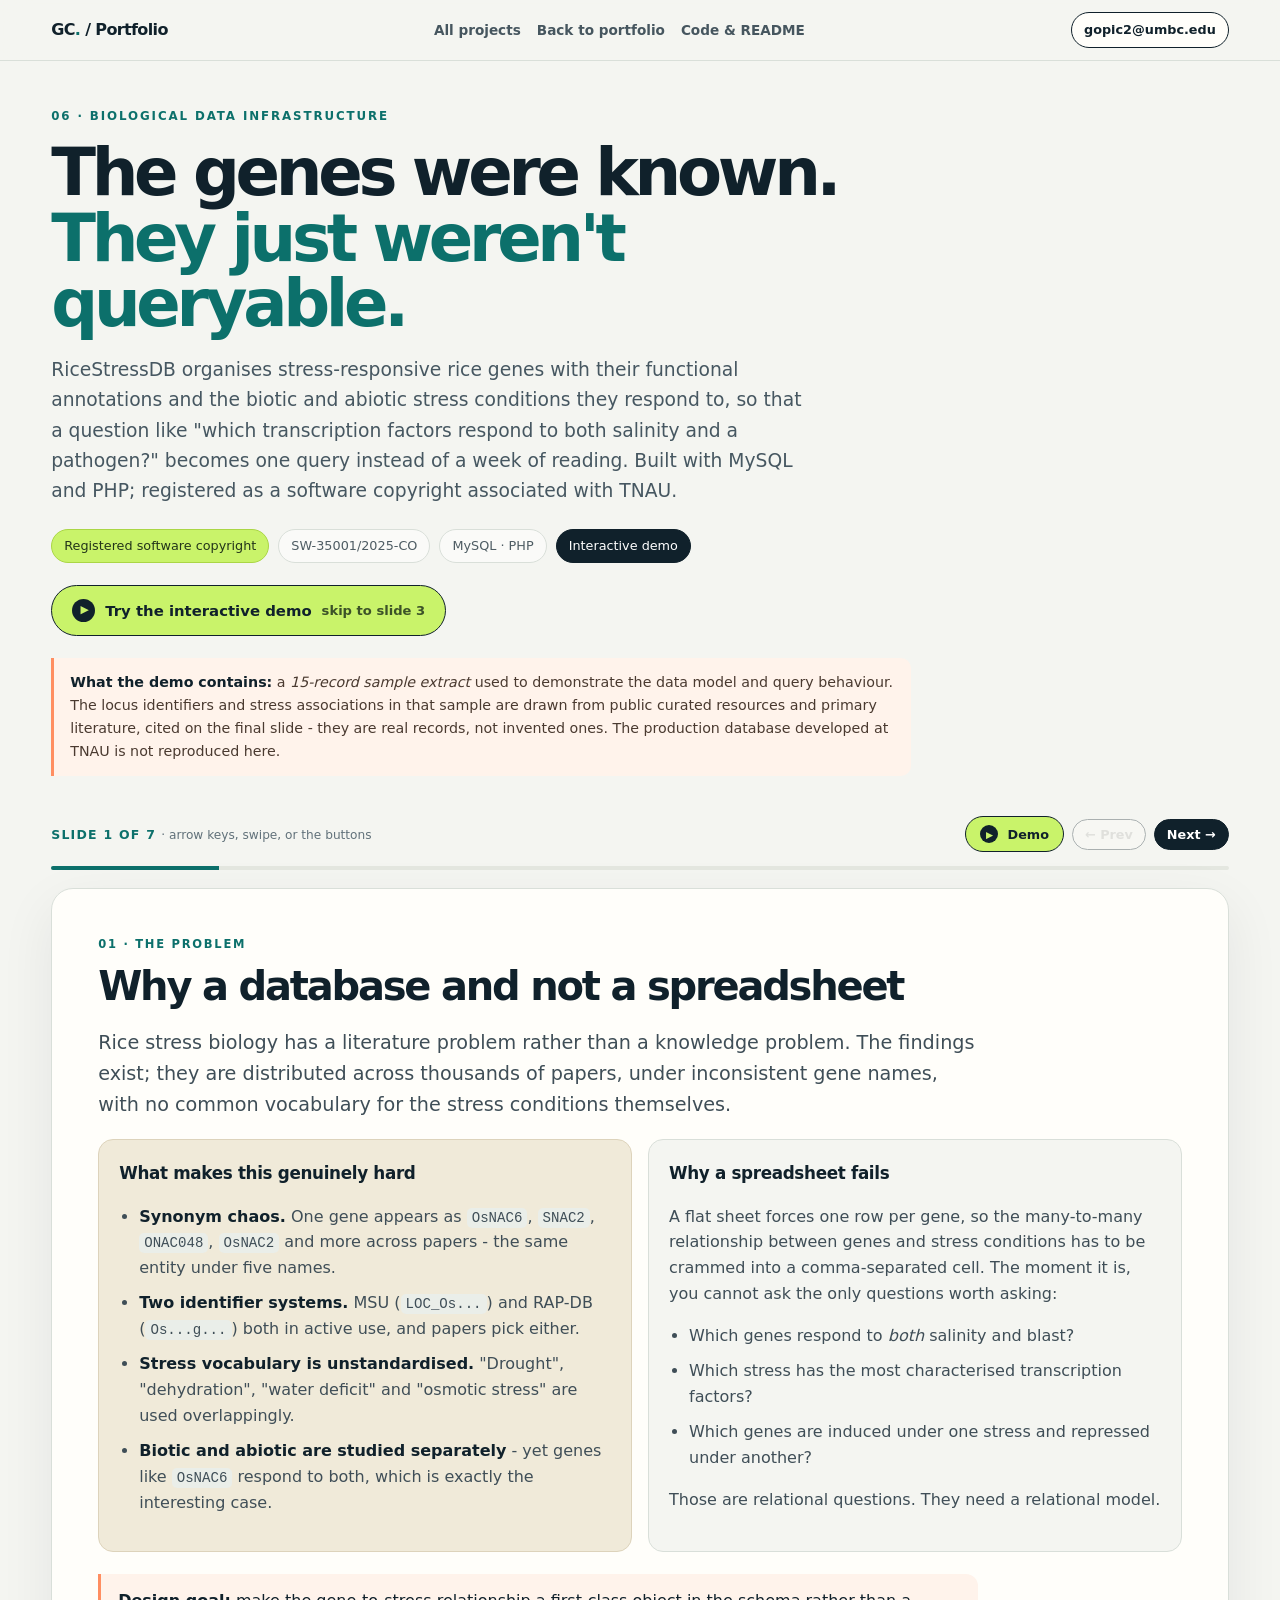
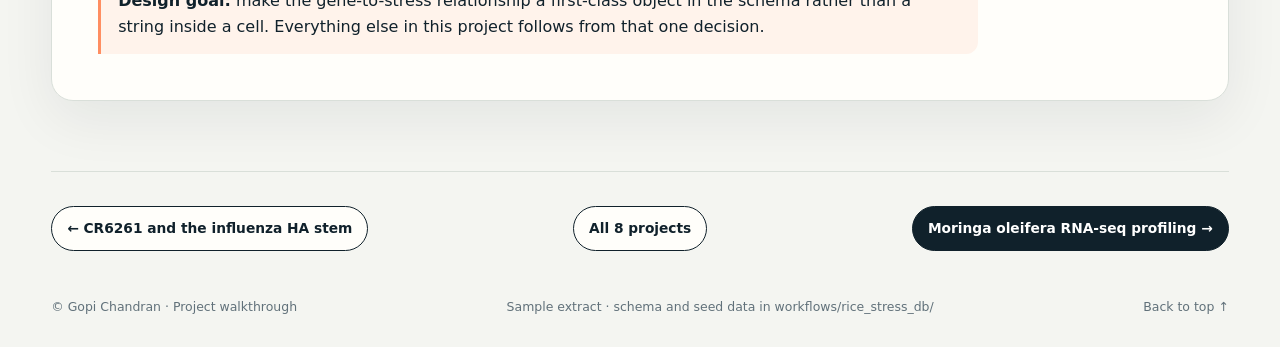
<file: projects/ricestressdb/index.html>
<!doctype html>
<html lang="en">
<head>
<meta charset="utf-8">
<meta name="viewport" content="width=device-width, initial-scale=1">
<title>RiceStressDB · Gopi Chandran</title>
<meta name="description" content="RiceStressDB: a relational database of stress-responsive rice genes with functional annotation and biotic/abiotic stress metadata. Includes the data model, an interactive query console over a sample extract, and the generated SQL.">
<link rel="stylesheet" href="../../assets/css/deck.css">
</head>
<body>
<div class="topbar"><div class="wrap topinner">
  <a class="wordmark" href="../../index.html">GC<span>.</span> / Portfolio</a>
  <nav class="topnav" aria-label="Project navigation">
    <a href="../index.html">All projects</a>
    <a href="../../index.html#projects">Back to portfolio</a>
    <a href="../../workflows/rice_stress_db/README.md">Code &amp; README</a>
  </nav>
  <a class="button sm light" href="mailto:gopic2@umbc.edu">gopic2@umbc.edu</a>
</div></div>

<header class="phero"><div class="wrap">
  <div class="kicker">06 · Biological data infrastructure</div>
  <h1>The genes were known.<br><em>They just weren't queryable.</em></h1>
  <p class="phero-sub">RiceStressDB organises stress-responsive rice genes with their functional annotations and the biotic and abiotic stress conditions they respond to, so that a question like "which transcription factors respond to both salinity and a pathogen?" becomes one query instead of a week of reading. Built with MySQL and PHP; registered as a software copyright associated with TNAU.</p>
  <div class="meta-row"><span class="pill accent">Registered software copyright</span><span class="pill">SW-35001/2025-CO</span><span class="pill">MySQL · PHP</span><span class="pill solid">Interactive demo</span></div>
  <button class="demo-jump" data-deck-goto="3"><span class="play" aria-hidden="true">&#9654;</span> Try the interactive demo<small>skip to slide 3</small></button>
  <div class="note"><strong>What the demo contains:</strong> a <em>15-record sample extract</em> used to demonstrate the data model and query behaviour. The locus identifiers and stress associations in that sample are drawn from public curated resources and primary literature, cited on the final slide - they are real records, not invented ones. The production database developed at TNAU is not reproduced here.</div>
</div></header>

<main class="wrap deck-shell">
  <div class="deck-bar">
    <div>
      <span class="deck-counter" data-deck-counter>Slide 1 of 7</span>
      <span class="deck-hint"> · arrow keys, swipe, or the buttons</span>
    </div>
    <div class="deck-controls">
      <button class="demo-jump" data-deck-goto="3"><span class="play" aria-hidden="true">&#9654;</span> Demo</button>
      <button class="button sm light" data-deck-prev aria-label="Previous slide">&larr; Prev</button>
      <button class="button sm primary" data-deck-next aria-label="Next slide">Next &rarr;</button>
    </div>
  </div>
  <div class="deck-track"><i data-deck-bar></i></div>
  <div data-deck>
    <section class="slide" aria-label="Why a database and not a spreadsheet">
      <div class="slide-eyebrow">01 · The problem</div>
      <h2>Why a database and not a spreadsheet</h2>
      <p class="lede">Rice stress biology has a literature problem rather than a knowledge problem. The findings exist; they are distributed across thousands of papers, under inconsistent gene names, with no common vocabulary for the stress conditions themselves.</p>
      <div class="cols">
        <div class="panel sand">
          <h3>What makes this genuinely hard</h3>
          <ul>
            <li><strong>Synonym chaos.</strong> One gene appears as <code>OsNAC6</code>, <code>SNAC2</code>, <code>ONAC048</code>, <code>OsNAC2</code> and more across papers - the same entity under five names.</li>
            <li><strong>Two identifier systems.</strong> MSU (<code>LOC_Os...</code>) and RAP-DB (<code>Os...g...</code>) both in active use, and papers pick either.</li>
            <li><strong>Stress vocabulary is unstandardised.</strong> "Drought", "dehydration", "water deficit" and "osmotic stress" are used overlappingly.</li>
            <li><strong>Biotic and abiotic are studied separately</strong> - yet genes like <code>OsNAC6</code> respond to both, which is exactly the interesting case.</li>
          </ul>
        </div>
        <div class="panel">
          <h3>Why a spreadsheet fails</h3>
          <p>A flat sheet forces one row per gene, so the many-to-many relationship between genes and stress conditions has to be crammed into a comma-separated cell. The moment it is, you cannot ask the only questions worth asking:</p>
          <ul>
            <li>Which genes respond to <em>both</em> salinity and blast?</li>
            <li>Which stress has the most characterised transcription factors?</li>
            <li>Which genes are induced under one stress and repressed under another?</li>
          </ul>
          <p style="margin-top:12px">Those are relational questions. They need a relational model.</p>
        </div>
      </div>
      <div class="takeaway"><strong>Design goal:</strong> make the gene-to-stress relationship a first-class object in the schema rather than a string inside a cell. Everything else in this project follows from that one decision.</div>
    </section>

    <section class="slide" aria-label="The schema">
      <div class="slide-eyebrow">02 · Data model</div>
      <h2>The schema</h2>
      <p>Four core tables. The important one is the junction table in the middle - it is where the biology actually lives.</p>
      <pre><code>genes                        stress_conditions
-----                        -----------------
gene_id        PK            stress_id      PK
msu_locus      UNIQUE        stress_name    UNIQUE
rap_locus                    category       ENUM('abiotic','biotic')
primary_symbol               description
gene_family
chromosome
description

gene_synonyms                gene_stress_response
-------------                --------------------
synonym_id     PK            response_id    PK
gene_id        FK ─────┐     gene_id        FK ──┐
synonym                │     stress_id      FK ──┼── UNIQUE(gene_id, stress_id)
source                 │     direction      ENUM('induced','repressed','both','unchanged')
                       │     evidence       ENUM('expression','transgenic','qtl','mutant')
                       └───  reference_pmid
                             notes</code></pre>
      <div class="cols" style="margin-top:22px">
        <div class="panel">
          <h3>Why synonyms get their own table</h3>
          <p>A gene has an unbounded number of historical names. Putting them in a child table means a search for <code>SNAC2</code> and a search for <code>OsNAC6</code> both resolve to the same <code>gene_id</code> - which is the single most useful thing the database does for a working biologist.</p>
        </div>
        <div class="panel">
          <h3>Why direction and evidence are on the relationship</h3>
          <p>"Responds to drought" is not a property of a gene. It is a property of the <em>gene-stress pair</em>, and it has a direction and a strength of evidence. Expression data and transgenic phenotype data are not the same claim, and the schema should not pretend they are.</p>
        </div>
      </div>
      <div class="takeaway"><strong>The modelling judgement I would defend:</strong> <code>direction</code> and <code>evidence</code> belong on <code>gene_stress_response</code>, not on <code>genes</code>. Putting them on the gene would force one verdict per gene and silently destroy the cases where a gene is induced by one stress and repressed by another.</div>
    </section>

    <section class="slide" aria-label="Query the sample extract">
      <div class="slide-eyebrow">03 · Interactive</div>
      <h2>Query the sample extract</h2>
      <p>Below is the query interface over the 15-record sample. Filter, search, and sort - then open the panel at the bottom to see the SQL your filter corresponds to.</p>

      <div class="demo viz">
        <div class="demo-head">
          <h3>RiceStressDB query console</h3>
          <span class="tag">15-record sample extract · real curated records</span>
        </div>
        <div class="demo-body">
          <div class="controls">
            <label class="control">Search gene, locus or synonym
              <input type="text" id="qtext" placeholder="e.g. SNAC2, HKT, Os01g...">
            </label>
            <label class="control">Stress category
              <select id="qcat">
                <option value="">All categories</option>
                <option value="abiotic">Abiotic</option>
                <option value="biotic">Biotic</option>
              </select>
            </label>
            <label class="control">Stress condition
              <select id="qstress"><option value="">All conditions</option></select>
            </label>
            <label class="control">Gene family
              <select id="qfam"><option value="">All families</option></select>
            </label>
            <label class="control">Response direction
              <select id="qdir">
                <option value="">Any</option>
                <option value="induced">Induced</option>
                <option value="repressed">Repressed</option>
              </select>
            </label>
            <button class="button sm light" id="qreset">Reset</button>
          </div>

          <div class="readout">
            <div><b id="s-genes">-</b><small>Genes matched</small></div>
            <div><b id="s-rows">-</b><small>Gene-stress records</small></div>
            <div><b id="s-cond">-</b><small>Conditions represented</small></div>
            <div><b id="s-both">-</b><small>Genes with biotic + abiotic</small></div>
          </div>

          <div class="tbl-scroll" id="qresult" style="margin-top:16px"></div>

          <figure>
            <svg id="qchart" viewBox="0 0 740 260" role="img" aria-labelledby="qchart-t">
              <title id="qchart-t">Number of genes in the current result set associated with each stress condition</title>
            </svg>
            <figcaption>Genes in the current result set per stress condition, with counts labelled directly on each bar. Abiotic and biotic conditions are distinguished by colour and by the category column in the table above.</figcaption>
          </figure>
          <div class="legend">
            <span><i style="background:var(--series-1)"></i>Abiotic condition</span>
            <span><i style="background:var(--series-2)"></i>Biotic condition</span>
          </div>

          <button class="button sm light tablebtn" id="sqlbtn" aria-expanded="false">Show the SQL for this filter</button>
          <div class="datatable" id="sqlbox" hidden style="margin-top:12px"></div>
        </div>
      </div>

      <div class="takeaway"><strong>Try this:</strong> set the category filter to <em>biotic</em>, then clear it and search <code>NAC</code>. The NAC family turns up under drought, salinity, cold <em>and</em> blast - which is the cross-stress pattern that motivated building this in the first place, and the thing a per-paper reading of the literature makes very easy to miss.</div>
    </section>

    <section class="slide" aria-label="The queries that justify the schema">
      <div class="slide-eyebrow">04 · The SQL</div>
      <h2>The queries that justify the schema</h2>
      <p>Three queries that are trivial in this model and painful in a flat file.</p>
      <h3>1. Genes responding to both an abiotic and a biotic stress</h3>
      <pre><code>SELECT g.primary_symbol, g.msu_locus, g.gene_family,
       COUNT(DISTINCT CASE WHEN s.category='abiotic' THEN s.stress_id END) AS abiotic_n,
       COUNT(DISTINCT CASE WHEN s.category='biotic'  THEN s.stress_id END) AS biotic_n
FROM genes g
JOIN gene_stress_response r ON r.gene_id = g.gene_id
JOIN stress_conditions    s ON s.stress_id = r.stress_id
GROUP BY g.gene_id
HAVING abiotic_n &gt; 0 AND biotic_n &gt; 0
ORDER BY (abiotic_n + biotic_n) DESC;</code></pre>

      <h3 style="margin-top:24px">2. Synonym-tolerant lookup</h3>
      <pre><code>SELECT DISTINCT g.*
FROM genes g
LEFT JOIN gene_synonyms y ON y.gene_id = g.gene_id
WHERE g.primary_symbol LIKE CONCAT('%', ?, '%')
   OR g.msu_locus      LIKE CONCAT('%', ?, '%')
   OR g.rap_locus       LIKE CONCAT('%', ?, '%')
   OR y.synonym         LIKE CONCAT('%', ?, '%');</code></pre>
      <p>This is the query that makes the database usable. A biologist who read a 2005 paper searches <code>SNAC2</code>; a biologist who read a 2016 paper searches <code>OsNAC6</code>; both land on the same record.</p>

      <h3 style="margin-top:24px">3. Conditions ranked by how well characterised they are</h3>
      <pre><code>SELECT s.stress_name, s.category,
       COUNT(DISTINCT r.gene_id) AS genes,
       SUM(r.evidence = 'transgenic') AS transgenic_evidence
FROM stress_conditions s
LEFT JOIN gene_stress_response r ON r.stress_id = s.stress_id
GROUP BY s.stress_id
ORDER BY genes DESC;</code></pre>
      <p>Counting <em>transgenic</em> evidence separately matters: a stress with fifty expression-only associations is less well understood than one with ten genes validated by transgenic phenotype, and a bare gene count hides that completely.</p>
      <div class="takeaway"><strong>Point of the slide:</strong> the schema is not bookkeeping. It is what makes these three questions one-liners - and the third one is a research-planning question, not a lookup.</div>
    </section>

    <section class="slide" aria-label="How it was built, and what I would change">
      <div class="slide-eyebrow">05 · Implementation</div>
      <h2>How it was built, and what I would change</h2>
      <div class="cols">
        <div class="panel">
          <h3>The stack as built</h3>
          <ul>
            <li><strong>MySQL</strong> for storage, with foreign keys and a unique constraint on <code>(gene_id, stress_id)</code></li>
            <li><strong>PHP</strong> for the web interface - server-rendered search and browse pages</li>
            <li>Indexes on <code>msu_locus</code>, <code>rap_locus</code>, <code>primary_symbol</code>, <code>gene_synonyms.synonym</code> and both foreign keys on the junction table</li>
            <li>Curation from published literature into a staging sheet, then loaded</li>
          </ul>
        </div>
        <div class="panel lime">
          <h3>What I would do differently now</h3>
          <ul>
            <li><strong>Controlled vocabulary for stress terms</strong> - map to Plant Ontology / PECO rather than free text, so "dehydration" and "water deficit" collapse properly</li>
            <li><strong>Full-text or trigram index</strong> on synonyms instead of <code>LIKE '%...%'</code>, which cannot use a B-tree index and degrades as the table grows</li>
            <li><strong>A real API</strong> (JSON over HTTP) so the data is programmatically reachable, not only browsable</li>
            <li><strong>Provenance per row</strong> - curator, date and curation confidence, so records can be re-reviewed</li>
            <li><strong>Automated identifier validation</strong> against MSU/RAP releases, to catch retired loci</li>
          </ul>
        </div>
      </div>
      <h3 style="margin-top:26px">The performance problem I actually hit</h3>
      <p>Synonym search with a leading wildcard (<code>LIKE '%NAC%'</code>) cannot use a standard index, so every query scanned the synonym table. At the project's scale that was invisible. It would not stay invisible, and knowing <em>why</em> - that a leading wildcard defeats a B-tree prefix match - is the part of this project I use most often elsewhere.</p>
      <div class="takeaway"><strong>Honest assessment of the engineering:</strong> the data model is the strong part and I would defend it unchanged. The query layer was adequate for the scale and would need the fixes above before it grew.</div>
    </section>

    <section class="slide" aria-label="Registration, scope and what is mine">
      <div class="slide-eyebrow">06 · Provenance</div>
      <h2>Registration, scope and what is mine</h2>
      <div class="cols">
        <div class="panel">
          <h3>Registration</h3>
          <p>Registered software copyright, Government of India, associated with Tamil Nadu Agricultural University.</p>
          <p style="margin-top:8px"><strong>Registration number:</strong> <code>SW-35001/2025-CO</code></p>
          <p style="margin-top:12px">A copyright registration covers the software as an original work of authorship. It is not a patent, it is not a claim of novelty over the underlying biology, and I state it as what it is.</p>
        </div>
        <div class="panel">
          <h3>Scale as built</h3>
          <ul>
            <li>1,200+ gene records</li>
            <li>17 biotic and abiotic stress conditions</li>
            <li>Functional annotations and stress metadata integrated per record</li>
          </ul>
          <p style="margin-top:12px">Those figures describe the production database at TNAU. The demo on slide 3 is a 15-record sample, and the repository contains that sample as SQL seed data - not the production content.</p>
        </div>
      </div>
      <h3 style="margin-top:26px">Attribution, stated precisely</h3>
      <ul>
        <li><strong>Mine:</strong> the data model, the schema, the query layer, the web interface, and the curation work of reading papers and turning findings into structured records.</li>
        <li><strong>Not mine:</strong> the underlying biology. Every gene-stress association originates in a published study by other researchers. A curated database is a work of organisation, and its value depends on citing what it organises.</li>
        <li><strong>Institutional:</strong> developed in a TNAU research context during my B.Tech., with the registration associated accordingly.</li>
      </ul>
      <div class="takeaway"><strong>Why I am this careful about it:</strong> curated databases are easy to overstate - "1,200 genes" can be made to sound like 1,200 discoveries. It is 1,200 records organised well, which is a real and different contribution.</div>
    </section>

    <section class="slide" aria-label="Where the sample records come from">
      <div class="slide-eyebrow">07 · Sources</div>
      <h2>Where the sample records come from</h2>
      <p>Every record in the slide-3 sample is a real curated entry. Locus identifiers and stress associations were taken from these public resources and the primary literature they index.</p>
      <ul class="refs">
        <li><strong>funRiceGenes</strong> - curated collection of functionally characterised rice genes, the source for MSU/RAP identifier pairs, synonym sets and stress associations used in the sample: <a href="https://funricegenes.github.io/" target="_blank" rel="noopener">funricegenes.github.io</a>. Individual records consulted include <a href="https://funricegenes.github.io/LOC_Os01g20160/" target="_blank" rel="noopener">OsHKT1;5/SKC1</a>, <a href="https://funricegenes.github.io/LOC_Os09g35030/" target="_blank" rel="noopener">OsDREB1A</a>, <a href="https://funricegenes.github.io/LOC_Os01g66120/" target="_blank" rel="noopener">OsNAC6/SNAC2</a>, <a href="https://funricegenes.github.io/LOC_Os03g60080/" target="_blank" rel="noopener">SNAC1</a>, <a href="https://funricegenes.github.io/LOC_Os05g46480/" target="_blank" rel="noopener">OsLEA3</a>, <a href="https://funricegenes.github.io/LOC_Os05g38150/" target="_blank" rel="noopener">OsP5CS1</a>, <a href="https://funricegenes.github.io/LOC_Os12g44360/" target="_blank" rel="noopener">OsSOS1</a>, <a href="https://funricegenes.github.io/LOC_Os11g08210/" target="_blank" rel="noopener">OsNAC5</a> and <a href="https://funricegenes.github.io/LOC_Os09g11480/" target="_blank" rel="noopener">Sub1B</a>.</li>
        <li><strong>Oryzabase</strong> (National BioResource Project, Japan) - gene symbol synonyms, CGSNL nomenclature and MSU/RAP cross-references: <a href="https://shigen.nig.ac.jp/rice/oryzabase/" target="_blank" rel="noopener">shigen.nig.ac.jp/rice/oryzabase</a>.</li>
        <li><strong>Locus identifiers for OsiSAP8 (cold), OsASR5 (drought), OsSAPK4 (salt) and OsEIL1 (submergence)</strong> - compiled table of key abiotic stress genes in rice, <em>Recent molecular aspects and integrated omics strategies for understanding the abiotic stress tolerance of rice</em>, <a href="https://pmc.ncbi.nlm.nih.gov/articles/PMC10221523/" target="_blank" rel="noopener">PMC10221523</a>.</li>
        <li><strong>SNAC1 drought phenotype</strong> (22-34% higher seed setting under severe reproductive-stage drought in the field, without yield penalty) - as recorded in funRiceGenes for <a href="https://funricegenes.github.io/LOC_Os03g60080/" target="_blank" rel="noopener">LOC_Os03g60080</a>.</li>
        <li><strong>Sub1 locus structure</strong> - three ERF genes (Sub1A, Sub1B, Sub1C) at the locus, with Sub1A the major determinant of submergence tolerance; <em>Development of submergence-tolerant rice cultivars: the Sub1 locus and beyond</em>, <em>Annals of Botany</em> (2009), as indexed by funRiceGenes.</li>
        <li><strong>MSU Rice Genome Annotation Project</strong> and <strong>RAP-DB</strong> - the two identifier systems the schema reconciles.</li>
      </ul>
      <div class="note neutral"><strong>Why the sample is real rather than invented:</strong> a demo over fabricated gene records would show the interface and teach nothing, and anyone in the field would spot the fake identifiers immediately. Using genuine curated records means the cross-stress pattern the demo surfaces is a real feature of rice stress biology, not an artefact I built in.</div>
    </section>

  </div>
</main>

<footer>
  <div class="wrap pfoot"><div class="pfoot-grid">
    <a class="button light" href="../cr6261-influenza/index.html">&larr; CR6261 and the influenza HA stem</a>
    <a class="button light" href="../index.html">All 8 projects</a>
    <a class="button primary" href="../moringa-rnaseq/index.html">Moringa oleifera RNA-seq profiling &rarr;</a>
  </div></div>
  <div class="wrap fineprint">
    <span>© Gopi Chandran · Project walkthrough</span>
    <span>Sample extract · schema and seed data in workflows/rice_stress_db/</span>
    <span><a href="#top">Back to top &uarr;</a></span>
  </div>
</footer>
<script src="../../assets/js/deck.js"></script>
<script>
(function(){
  'use strict';
  // 15-record sample extract. Identifiers and stress associations are from
  // public curated resources (funRiceGenes / Oryzabase / primary literature);
  // see the sources slide. This is a demonstration subset, not the production DB.
  var GENES=[
    {sym:'OsHKT1;5',msu:'LOC_Os01g20160',rap:'',fam:'HKT transporter',chr:1,
     syn:['SKC1','OsHKT8','OsHK1;5'],
     desc:'Na+-selective transporter; mediates Na+ exclusion and K+/Na+ homeostasis under salt stress',
     resp:[['Salinity','abiotic','induced','qtl']]},
    {sym:'OsSOS1',msu:'LOC_Os12g44360',rap:'Os12g0641100',fam:'Na+/H+ antiporter',chr:12,
     syn:['OsNHA1'],
     desc:'Plasma-membrane Na+/H+ exchanger; upregulated in shoots and roots under salt, not induced by drought',
     resp:[['Salinity','abiotic','induced','expression']]},
    {sym:'OsDREB1A',msu:'LOC_Os09g35030',rap:'Os09g0522200',fam:'AP2/ERF (DREB)',chr:9,
     syn:['OsCBF3','OsDREBL','OsERF024'],
     desc:'DRE-binding transcription factor; expression induced by cold',
     resp:[['Cold','abiotic','induced','expression'],['Drought','abiotic','induced','transgenic']]},
    {sym:'SNAC1',msu:'LOC_Os03g60080',rap:'',fam:'NAC',chr:3,
     syn:['OsNAC19','OsNAC9'],
     desc:'Stress-responsive NAC; overexpression raised seed setting 22-34% under severe reproductive-stage drought in the field with no yield penalty',
     resp:[['Drought','abiotic','induced','transgenic'],['Salinity','abiotic','induced','expression']]},
    {sym:'OsNAC6',msu:'LOC_Os01g66120',rap:'Os01g0884300',fam:'NAC',chr:1,
     syn:['SNAC2','ONAC048','OsNAC2','OsSOG71'],
     desc:'Induced by cold, drought, salinity and ABA, and also by wounding and blast disease - integrates abiotic and biotic signals',
     resp:[['Cold','abiotic','induced','expression'],['Drought','abiotic','induced','transgenic'],
           ['Salinity','abiotic','induced','expression'],['Blast disease','biotic','induced','expression'],
           ['Wounding','biotic','induced','expression']]},
    {sym:'OsNAC5',msu:'LOC_Os11g08210',rap:'',fam:'NAC',chr:11,
     syn:[],
     desc:'Abiotic stress-responsive NAC; overexpression improved high-salinity tolerance; salt induction abolished by an ABA-effect inhibitor',
     resp:[['Salinity','abiotic','induced','transgenic']]},
    {sym:'SNAC3',msu:'LOC_Os01g09550',rap:'',fam:'NAC',chr:1,
     syn:['ONAC066','OsNAC006'],
     desc:'Positive regulator of drought and oxidative stress response; significantly activated by rice blast infection',
     resp:[['Drought','abiotic','induced','transgenic'],['Oxidative stress','abiotic','induced','expression'],
           ['Blast disease','biotic','induced','expression']]},
    {sym:'OsLEA3',msu:'LOC_Os05g46480',rap:'Os05g0542500',fam:'LEA group 3',chr:5,
     syn:['OsLEA3-1'],
     desc:'Group 3 late-embryogenesis-abundant protein; induced by drought, salt and ABA but not by cold; overexpression raised relative yield under field drought',
     resp:[['Drought','abiotic','induced','transgenic'],['Salinity','abiotic','induced','expression'],
           ['Cold','abiotic','unchanged','expression']]},
    {sym:'OsP5CS1',msu:'LOC_Os05g38150',rap:'Os05g0455500',fam:'P5C synthetase',chr:5,
     syn:['OsP5CS'],
     desc:'Proline biosynthesis enzyme; induced by high salt, dehydration, ABA and cold, but not by heat treatment',
     resp:[['Salinity','abiotic','induced','expression'],['Drought','abiotic','induced','expression'],
           ['Cold','abiotic','induced','expression'],['Heat','abiotic','unchanged','expression']]},
    {sym:'OsNCED4',msu:'LOC_Os07g05940',rap:'',fam:'NCED (ABA biosynthesis)',chr:7,
     syn:[],
     desc:'9-cis-epoxycarotenoid dioxygenase in ABA biosynthesis; regulated downstream of stress-responsive MYB and DUF966 factors',
     resp:[['Drought','abiotic','induced','expression'],['Salinity','abiotic','induced','expression']]},
    {sym:'Sub1B',msu:'LOC_Os09g11480',rap:'Os09g0287000',fam:'AP2/ERF',chr:9,
     syn:[],
     desc:'One of three ERF genes at the Sub1 locus (Sub1A, Sub1B, Sub1C); Sub1A was identified as the major determinant of submergence tolerance',
     resp:[['Submergence','abiotic','induced','qtl']]},
    {sym:'OsEIL1',msu:'LOC_Os03g20790',rap:'',fam:'EIN3-like',chr:3,
     syn:[],
     desc:'Ethylene-insensitive-3-like transcription factor; associated with submergence stress response',
     resp:[['Submergence','abiotic','induced','expression']]},
    {sym:'OsSAPK4',msu:'LOC_Os01g64970',rap:'',fam:'SnRK2 kinase',chr:1,
     syn:[],
     desc:'Stress/ABA-activated protein kinase associated with salt stress response',
     resp:[['Salinity','abiotic','induced','transgenic']]},
    {sym:'OsASR5',msu:'LOC_Os11g06720',rap:'',fam:'ASR',chr:11,
     syn:[],
     desc:'Abscisic acid stress and ripening protein 5; associated with drought stress response',
     resp:[['Drought','abiotic','induced','transgenic']]},
    {sym:'OsiSAP8',msu:'LOC_Os06g41010',rap:'',fam:'Zinc-finger (SAP)',chr:6,
     syn:[],
     desc:'Stress-associated protein 8; associated with cold stress response',
     resp:[['Cold','abiotic','induced','transgenic']]}
  ];

  var el={text:document.getElementById('qtext'),cat:document.getElementById('qcat'),
          stress:document.getElementById('qstress'),fam:document.getElementById('qfam'),
          dir:document.getElementById('qdir')};
  var res=document.getElementById('qresult');
  var stat={genes:document.getElementById('s-genes'),rows:document.getElementById('s-rows'),
            cond:document.getElementById('s-cond'),both:document.getElementById('s-both')};
  var svg=document.getElementById('qchart'), NS='http://www.w3.org/2000/svg';
  var sqlbtn=document.getElementById('sqlbtn'), sqlbox=document.getElementById('sqlbox');

  // populate selects
  var conds={}, fams={};
  GENES.forEach(function(g){ fams[g.fam]=1; g.resp.forEach(function(r){ conds[r[0]]=r[1]; }); });
  Object.keys(conds).sort().forEach(function(c){
    el.stress.appendChild(new Option(c+' ('+conds[c]+')', c));
  });
  Object.keys(fams).sort().forEach(function(f){ el.fam.appendChild(new Option(f,f)); });

  function matches(){
    var t=el.text.value.trim().toLowerCase(), cat=el.cat.value,
        st=el.stress.value, fam=el.fam.value, dir=el.dir.value;
    var out=[];
    GENES.forEach(function(g){
      if(fam && g.fam!==fam) return;
      if(t){
        var hay=[g.sym,g.msu,g.rap].concat(g.syn).join(' ').toLowerCase();
        if(hay.indexOf(t)<0) return;
      }
      var rows=g.resp.filter(function(r){
        if(cat && r[1]!==cat) return false;
        if(st && r[0]!==st) return false;
        if(dir && r[2]!==dir) return false;
        return true;
      });
      if(!rows.length) return;
      out.push({g:g, rows:rows});
    });
    return out;
  }

  function esc(s){ return String(s).replace(/[&<>]/g,function(c){return {'&':'&amp;','<':'&lt;','>':'&gt;'}[c]}); }

  function render(){
    var m=matches();
    // table
    if(!m.length){
      res.innerHTML='<table><tbody><tr><td>No records match this filter. Try Reset.</td></tr></tbody></table>';
    } else {
      var h='<table><thead><tr><th>Symbol</th><th>MSU locus</th><th>Family</th><th>Chr</th>'+
            '<th>Stress conditions (direction · evidence)</th><th>Category</th><th>Synonyms</th></tr></thead><tbody>';
      m.forEach(function(x){
        var cats={}; x.rows.forEach(function(r){cats[r[1]]=1});
        h+='<tr><td><strong>'+esc(x.g.sym)+'</strong><div style="color:var(--text-muted);font-size:.85em;margin-top:3px">'+esc(x.g.desc)+'</div></td>'+
           '<td><code>'+esc(x.g.msu)+'</code>'+(x.g.rap?'<br><code style="font-size:.9em">'+esc(x.g.rap)+'</code>':'')+'</td>'+
           '<td>'+esc(x.g.fam)+'</td><td>'+x.g.chr+'</td><td>'+
           x.rows.map(function(r){return esc(r[0])+' <span style="color:var(--text-muted)">('+r[2]+' · '+r[3]+')</span>'}).join('<br>')+
           '</td><td>'+Object.keys(cats).join(' + ')+'</td><td>'+(x.g.syn.length?esc(x.g.syn.join(', ')):'—')+'</td></tr>';
      });
      res.innerHTML=h+'</tbody></table>';
    }
    // stats
    var rowN=0, cset={}, bothN=0;
    m.forEach(function(x){
      rowN+=x.rows.length;
      var a=false,b=false;
      x.rows.forEach(function(r){ cset[r[0]]=r[1]; if(r[1]==='abiotic')a=true; else b=true; });
      // "both" judged on the gene's full record, not the filtered subset
      var fa=false, fb=false;
      x.g.resp.forEach(function(r){ if(r[1]==='abiotic')fa=true; else fb=true; });
      if(fa&&fb) bothN++;
    });
    stat.genes.textContent=m.length;
    stat.rows.textContent=rowN;
    stat.cond.textContent=Object.keys(cset).length;
    stat.both.textContent=bothN;
    drawChart(cset,m);
    if(!sqlbox.hidden) sqlbox.innerHTML=sqlHTML();
  }

  function drawChart(cset,m){
    while(svg.childNodes.length>1) svg.removeChild(svg.lastChild);
    var names=Object.keys(cset).sort(function(a,b){return cset[a]===cset[b]?a.localeCompare(b):(cset[a]<cset[b]?-1:1)});
    var counts=names.map(function(n){
      return m.filter(function(x){return x.rows.some(function(r){return r[0]===n})}).length;
    });
    if(!names.length){
      svg.appendChild(mk('text',{x:20,y:30,'class':'axis-label'},'No conditions in the current result set.'));
      return;
    }
    var W=740,H=260,L=140,R=56,T=14,B=30;
    var max=Math.max.apply(null,counts)||1;
    var band=(H-T-B)/names.length;
    var bh=Math.min(22,band-8);
    names.forEach(function(n,i){
      var y=T+i*band+(band-bh)/2;
      var w=(counts[i]/max)*(W-L-R);
      svg.appendChild(mk('text',{x:L-10,y:y+bh/2+4,'class':'axis-label','text-anchor':'end'},n));
      // 4px rounded data-end, anchored to the baseline at x=L
      svg.appendChild(mk('rect',{x:L,y:y,width:Math.max(2,w),height:bh,rx:4,
        fill:cset[n]==='abiotic'?'var(--series-1)':'var(--series-2)'}));
      svg.appendChild(mk('text',{x:L+Math.max(2,w)+8,y:y+bh/2+4,'class':'value-label'},counts[i]));
    });
    svg.appendChild(mk('line',{x1:L,x2:L,y1:T,y2:H-B,'class':'axis-line'}));
    svg.appendChild(mk('text',{x:L,y:H-8,'class':'axis-title'},'Genes in result set'));
  }

  function mk(t,a,x){var n=document.createElementNS(NS,t);for(var k in a)n.setAttribute(k,a[k]);if(x!==undefined)n.textContent=x;return n}

  function sqlHTML(){
    var w=[], p=[];
    if(el.text.value.trim()){
      w.push("(g.primary_symbol LIKE ? OR g.msu_locus LIKE ? OR g.rap_locus LIKE ? OR y.synonym LIKE ?)");
      p.push("'%"+el.text.value.trim()+"%' ×4");
    }
    if(el.cat.value){ w.push("s.category = ?"); p.push("'"+el.cat.value+"'"); }
    if(el.stress.value){ w.push("s.stress_name = ?"); p.push("'"+el.stress.value+"'"); }
    if(el.fam.value){ w.push("g.gene_family = ?"); p.push("'"+el.fam.value+"'"); }
    if(el.dir.value){ w.push("r.direction = ?"); p.push("'"+el.dir.value+"'"); }
    var sql='SELECT DISTINCT g.primary_symbol, g.msu_locus, g.rap_locus, g.gene_family,\n'+
            '       g.chromosome, s.stress_name, s.category, r.direction, r.evidence\n'+
            'FROM genes g\n'+
            'JOIN gene_stress_response r ON r.gene_id   = g.gene_id\n'+
            'JOIN stress_conditions    s ON s.stress_id = r.stress_id\n'+
            'LEFT JOIN gene_synonyms   y ON y.gene_id   = g.gene_id\n'+
            (w.length ? 'WHERE '+w.join('\n  AND ')+'\n' : '')+
            'ORDER BY g.primary_symbol, s.category, s.stress_name;';
    return '<pre><code>'+esc(sql)+'</code></pre>'+
      (p.length?'<p style="font-size:.85rem;color:var(--text-secondary);margin:10px 0 0">Bound parameters: '+esc(p.join(' · '))+
      '. Parameters are bound, never interpolated - the same reason the production interface used prepared statements.</p>'
      :'<p style="font-size:.85rem;color:var(--text-secondary);margin:10px 0 0">No filters applied, so no bound parameters.</p>');
  }

  Object.keys(el).forEach(function(k){
    el[k].addEventListener('input',render);
    el[k].addEventListener('change',render);
  });
  document.getElementById('qreset').addEventListener('click',function(){
    el.text.value=''; el.cat.value=''; el.stress.value=''; el.fam.value=''; el.dir.value=''; render();
  });
  sqlbtn.addEventListener('click',function(){
    sqlbox.hidden=!sqlbox.hidden;
    sqlbtn.setAttribute('aria-expanded',String(!sqlbox.hidden));
    sqlbtn.textContent=sqlbox.hidden?'Show the SQL for this filter':'Hide the SQL';
    if(!sqlbox.hidden) sqlbox.innerHTML=sqlHTML();
  });
  render();
})();
</script>
</body></html>
</file>
<file: assets/css/deck.css>
/* Shared styling for Gopi Chandran portfolio project decks and demos.
   Palette and type intentionally match index.html so project pages feel
   like the same site rather than a bolted-on subpage. */

:root{
  --ink:#10212b;--muted:#61717a;--paper:#f4f5f1;--white:#fffefa;--line:#d9dfd9;
  --green:#c9f36a;--blue:#b7d8ff;--orange:#ff8e61;--dark:#101d25;--teal:#0c706b;
  --sand:#f0ead9;--rose:#ffd8e0;
  --shadow:0 18px 55px #10212b12;--shadow-lg:0 26px 70px #10212b1f;
}
*{box-sizing:border-box}
html{scroll-behavior:smooth}
body{
  margin:0;background:var(--paper);color:var(--ink);
  font:16px/1.62 Inter,ui-sans-serif,system-ui,-apple-system,"Segoe UI",sans-serif;
  -webkit-font-smoothing:antialiased;
}
a{color:inherit;text-decoration:none}
a:hover{text-decoration:underline;text-underline-offset:3px}
.wrap{width:min(1180px,92%);margin:auto}

/* ---------- top bar ---------- */
.topbar{position:sticky;top:0;z-index:40;background:#f4f5f1ef;backdrop-filter:blur(14px);border-bottom:1px solid var(--line)}
.topinner{display:flex;justify-content:space-between;align-items:center;gap:18px;min-height:60px}
.wordmark{font-weight:850;letter-spacing:-.04em;white-space:nowrap}
.wordmark span{color:var(--teal)}
.topnav{display:flex;gap:16px;align-items:center;font-size:.85rem;font-weight:650;color:#46565f;flex-wrap:wrap}
.button{display:inline-flex;align-items:center;gap:8px;padding:10px 15px;border:1px solid var(--ink);border-radius:999px;font-weight:750;font-size:.86rem;background:transparent;cursor:pointer;font-family:inherit;transition:transform .18s,background .18s,color .18s}
.button:hover{transform:translateY(-2px);text-decoration:none}
.button.primary{background:var(--ink);color:#fff}
.button.light{background:var(--white)}
.button.sm{padding:7px 12px;font-size:.8rem}
.button[disabled]{opacity:.32;cursor:not-allowed;transform:none}

/* ---------- project hero ---------- */
.phero{padding:46px 0 26px}
.kicker{font-size:.74rem;text-transform:uppercase;letter-spacing:.16em;font-weight:800;color:var(--teal)}
.phero h1{font-size:clamp(2.2rem,5.4vw,4.1rem);line-height:1;letter-spacing:-.065em;margin:14px 0 18px;max-width:900px}
.phero h1 em{font-style:normal;color:var(--teal)}
.phero-sub{max-width:760px;font-size:clamp(1rem,1.5vw,1.17rem);color:#465761;margin:0}
.meta-row{display:flex;gap:9px;flex-wrap:wrap;margin-top:22px}
.pill{border:1px solid var(--line);padding:6px 12px;border-radius:999px;color:#4e5c63;font-size:.8rem;background:#ffffff8c}
.pill.solid{background:var(--ink);color:#fff;border-color:var(--ink)}
.pill.accent{background:var(--green);border-color:#aad646;color:#23351a}

/* ---------- jump straight to the interactive part ---------- */
.demo-jump{
  display:inline-flex;align-items:center;gap:10px;margin-top:22px;
  padding:13px 20px;border-radius:999px;border:1px solid var(--ink);
  background:var(--green);font-weight:800;font-size:.93rem;cursor:pointer;
  font-family:inherit;color:var(--ink);transition:transform .18s,box-shadow .18s;
}
.demo-jump:hover{transform:translateY(-2px);box-shadow:var(--shadow);text-decoration:none}
.demo-jump .play{
  display:inline-flex;align-items:center;justify-content:center;
  width:23px;height:23px;border-radius:50%;background:var(--ink);color:var(--green);
  font-size:.68rem;line-height:1;padding-left:2px;
}
.demo-jump small{font-weight:650;color:#3c5228;font-size:.82rem}
.deck-controls .demo-jump{margin-top:0;padding:8px 14px;font-size:.8rem}
.deck-controls .demo-jump .play{width:18px;height:18px;font-size:.58rem}

/* ---------- integrity / scope notes ---------- */
.note{border-left:3px solid var(--orange);background:#fff3eb;padding:13px 16px;border-radius:0 10px 10px 0;font-size:.89rem;color:#4a3a30;margin:22px 0 0;max-width:860px}
.note strong{color:var(--ink)}
.note.neutral{border-left-color:var(--teal);background:#eaf4f3;color:#2f4a48}

/* ---------- deck ---------- */
.deck-shell{padding:14px 0 70px}
.deck-bar{display:flex;justify-content:space-between;align-items:center;gap:14px;flex-wrap:wrap;margin-bottom:14px}
.deck-counter{font-size:.78rem;font-weight:800;letter-spacing:.1em;text-transform:uppercase;color:var(--teal)}
.deck-controls{display:flex;gap:8px;align-items:center}
.deck-hint{font-size:.76rem;color:var(--muted)}
.deck-track{position:relative;background:#e4e7e0;height:4px;border-radius:99px;overflow:hidden;margin-bottom:18px}
.deck-track i{display:block;height:100%;background:var(--teal);width:0;transition:width .3s}

.slide{
  display:none;background:var(--white);border:1px solid var(--line);border-radius:22px;
  padding:clamp(24px,4vw,46px);min-height:470px;box-shadow:var(--shadow);
  animation:slide-in .36s ease both;
}
.slide.active{display:block}
@keyframes slide-in{from{opacity:0;transform:translateY(10px)}to{opacity:1;transform:none}}
.slide-eyebrow{font-size:.72rem;text-transform:uppercase;letter-spacing:.15em;font-weight:850;color:var(--teal);margin-bottom:12px}
.slide h2{font-size:clamp(1.55rem,3.2vw,2.5rem);line-height:1.04;letter-spacing:-.055em;margin:0 0 16px;max-width:900px}
.slide h3{font-size:1.05rem;letter-spacing:-.02em;margin:0 0 9px}
.slide p{max-width:880px;color:#3f4e57}
.slide ul,.slide ol{max-width:900px;padding-left:20px;color:#3f4e57}
.slide li{margin:0 0 9px}
.slide li strong{color:var(--ink)}
.lede{font-size:clamp(1.02rem,1.6vw,1.2rem);color:#44545e}

.cols{display:grid;grid-template-columns:1fr 1fr;gap:16px;margin-top:8px}
.cols.three{grid-template-columns:repeat(3,1fr)}
.panel{background:var(--paper);border:1px solid var(--line);border-radius:15px;padding:20px}
.panel.dark{background:var(--dark);color:#fff;border-color:var(--dark)}
.panel.dark p,.panel.dark li{color:#d6e0e2}
.panel.lime{background:var(--green);border-color:#b2dd51}
.panel.blue{background:var(--blue);border-color:#95c5fb}
.panel.sand{background:var(--sand);border-color:#ddd3bb}
.panel h3{margin-top:0}
.panel .big{font-size:clamp(1.8rem,3.4vw,2.9rem);font-weight:850;letter-spacing:-.06em;line-height:1;display:block}
.panel small{display:block;font-size:.73rem;text-transform:uppercase;letter-spacing:.1em;font-weight:800;color:var(--teal);margin-top:7px}
.panel.dark small{color:var(--green)}

.takeaway{border-left:3px solid var(--orange);background:#fff3eb;padding:14px 17px;border-radius:0 12px 12px 0;margin-top:22px;max-width:880px}
.takeaway strong{color:var(--ink)}

.chips{display:flex;gap:7px;flex-wrap:wrap;margin-top:16px}
.chip{border:1px solid currentColor;border-radius:99px;padding:5px 10px;font-size:.75rem;font-weight:720}
.tag{font-size:.73rem;padding:4px 9px;border-radius:99px;background:#e8eee8;color:#35534d;font-weight:750}

/* tables */
.tbl-scroll{overflow-x:auto;margin-top:14px;border:1px solid var(--line);border-radius:13px;background:var(--white)}
table{border-collapse:collapse;width:100%;font-size:.88rem;min-width:520px}
th,td{text-align:left;padding:11px 14px;border-bottom:1px solid var(--line);vertical-align:top}
th{background:var(--paper);font-size:.74rem;text-transform:uppercase;letter-spacing:.08em;color:#3c4d52}
tbody tr:last-child td{border-bottom:0}
td code{font-size:.84em}
code,kbd{font-family:ui-monospace,SFMono-Regular,Menlo,Consolas,monospace;background:#eaeee9;padding:2px 5px;border-radius:5px;font-size:.88em}
pre{background:var(--dark);color:#e8f0e4;padding:17px 19px;border-radius:13px;overflow-x:auto;font-size:.84rem;line-height:1.55}
pre code{background:none;padding:0;color:inherit}

/* figures */
figure{margin:18px 0 0}
figure svg{width:100%;height:auto;display:block;background:var(--white);border:1px solid var(--line);border-radius:14px}
figcaption{font-size:.81rem;color:var(--muted);margin-top:9px;max-width:820px}

/* step / flow diagram */
.flow{display:flex;gap:10px;flex-wrap:wrap;margin-top:18px}
.flow-step{flex:1 1 150px;background:var(--paper);border:1px solid var(--line);border-radius:13px;padding:15px}
.flow-step b{display:block;font-size:.72rem;letter-spacing:.1em;text-transform:uppercase;color:var(--teal);margin-bottom:6px}
.flow-step span{font-size:.88rem;color:#44545e}

/* references */
.refs{list-style:none;padding:0;max-width:900px}
.refs li{padding:12px 0;border-bottom:1px solid var(--line);font-size:.89rem;color:#44545e}
.refs li:last-child{border-bottom:0}
.refs a{color:var(--teal);font-weight:700}

/* ---------- interactive demo blocks ---------- */
.demo{margin-top:18px;border:1px solid var(--line);border-radius:16px;overflow:hidden;background:var(--white)}
.demo-head{display:flex;justify-content:space-between;align-items:center;gap:12px;flex-wrap:wrap;padding:14px 18px;background:var(--paper);border-bottom:1px solid var(--line)}
.demo-head h3{margin:0;font-size:.95rem}
.demo-head .tag{background:#dfeadf}
.demo-body{padding:18px}
.controls{display:flex;gap:14px;flex-wrap:wrap;align-items:flex-end;margin-bottom:16px}
.control{display:flex;flex-direction:column;gap:5px;font-size:.78rem;font-weight:750;color:#3f4e57}
.control select,.control input[type=text],.control input[type=number]{font:inherit;font-size:.86rem;padding:8px 11px;border:1px solid var(--line);border-radius:9px;background:var(--white);min-width:160px}
.control input[type=range]{width:190px}
.control output{font-weight:800;color:var(--teal)}
.readout{display:grid;grid-template-columns:repeat(auto-fit,minmax(135px,1fr));gap:10px;margin-top:16px}
.readout div{background:var(--paper);border:1px solid var(--line);border-radius:12px;padding:13px}
.readout b{display:block;font-size:1.45rem;letter-spacing:-.04em;line-height:1.1}
.readout small{display:block;font-size:.7rem;text-transform:uppercase;letter-spacing:.09em;color:var(--muted);margin-top:4px;font-weight:750}
.flag{color:#b3401c;font-weight:800}
.ok{color:#15695f;font-weight:800}

/* ---------- footer nav between projects ---------- */
.pfoot{border-top:1px solid var(--line);padding:34px 0 46px}
.pfoot-grid{display:flex;justify-content:space-between;gap:18px;flex-wrap:wrap;align-items:center}
.pfoot a.button{white-space:nowrap}
.fineprint{font-size:.78rem;color:var(--muted);display:flex;gap:14px;flex-wrap:wrap;justify-content:space-between;padding-bottom:30px}

/* ---------- project index grid ---------- */
.pgrid{display:grid;grid-template-columns:repeat(3,minmax(0,1fr));gap:13px}
.pcard{background:var(--white);border:1px solid var(--line);border-radius:17px;padding:22px;display:flex;flex-direction:column;min-height:255px;transition:transform .2s,box-shadow .2s}
.pcard:hover{transform:translateY(-4px);box-shadow:var(--shadow);text-decoration:none}
.pcard .num{font-size:.73rem;color:var(--teal);font-weight:850;letter-spacing:.12em}
.pcard h3{font-size:1.24rem;line-height:1.12;letter-spacing:-.04em;margin:16px 0 10px}
.pcard p{color:var(--muted);font-size:.9rem;margin:0 0 16px}
.pcard .tags{display:flex;gap:6px;flex-wrap:wrap;margin-top:auto}
.pcard .go{font-size:.84rem;font-weight:800;margin-top:14px;color:var(--teal)}

/* ---------- data-visualization roles ----------
   Series colors are a validated categorical set used in fixed slot order and
   never cycled; charts here stay at or under three series so the set is
   all-pairs colourblind-safe. Brand colours above are for UI chrome only.
   Series 3 sits below 3:1 on this surface, so every chart using it also ships
   direct labels and a table view. */
.viz{
  color-scheme:light;
  --surface-1:#fffefa;
  --text-primary:#10212b;--text-secondary:#52616a;--text-muted:#7c8a91;
  --grid:#e4e8e2;--axis:#c3cbc4;
  --series-1:#2a78d6;--series-2:#eb6834;--series-3:#1baf7a;
  --seq-100:#cde2fb;--seq-250:#86b6ef;--seq-350:#5598e7;--seq-450:#2a78d6;--seq-550:#1c5cab;--seq-700:#0d366b;
  --good:#15695f;--warn:#b3401c;
}
.viz text{font-family:inherit}
.viz .grid-line{stroke:var(--grid);stroke-width:1}
.viz .axis-line{stroke:var(--axis);stroke-width:1}
.viz .axis-label{fill:var(--text-secondary);font-size:11px}
.viz .axis-title{fill:var(--text-muted);font-size:10.5px;text-transform:uppercase;letter-spacing:.09em;font-weight:700}
.viz .value-label{fill:var(--text-primary);font-size:11px;font-weight:700}
.viz .series-line{fill:none;stroke-width:2;stroke-linejoin:round;stroke-linecap:round}
.viz .marker{r:4.5;stroke:var(--surface-1);stroke-width:2}
.legend{display:flex;gap:16px;flex-wrap:wrap;margin:12px 0 0;font-size:.8rem;color:var(--text-secondary)}
.legend span{display:inline-flex;align-items:center;gap:7px;font-weight:650}
.legend i{width:11px;height:11px;border-radius:3px;display:inline-block}
.tablebtn{margin-top:12px}
.datatable[hidden]{display:none}

@media (max-width:900px){
  .cols,.cols.three{grid-template-columns:1fr}
  .pgrid{grid-template-columns:repeat(2,1fr)}
  .topnav{display:none}
}
@media (max-width:600px){
  .pgrid{grid-template-columns:1fr}
  .slide{min-height:0;border-radius:17px}
  .deck-hint{display:none}
}
@media print{
  .topbar,.deck-bar,.deck-track,.pfoot{display:none}
  .slide{display:block!important;break-after:page;box-shadow:none;border:0}
}
</file>
